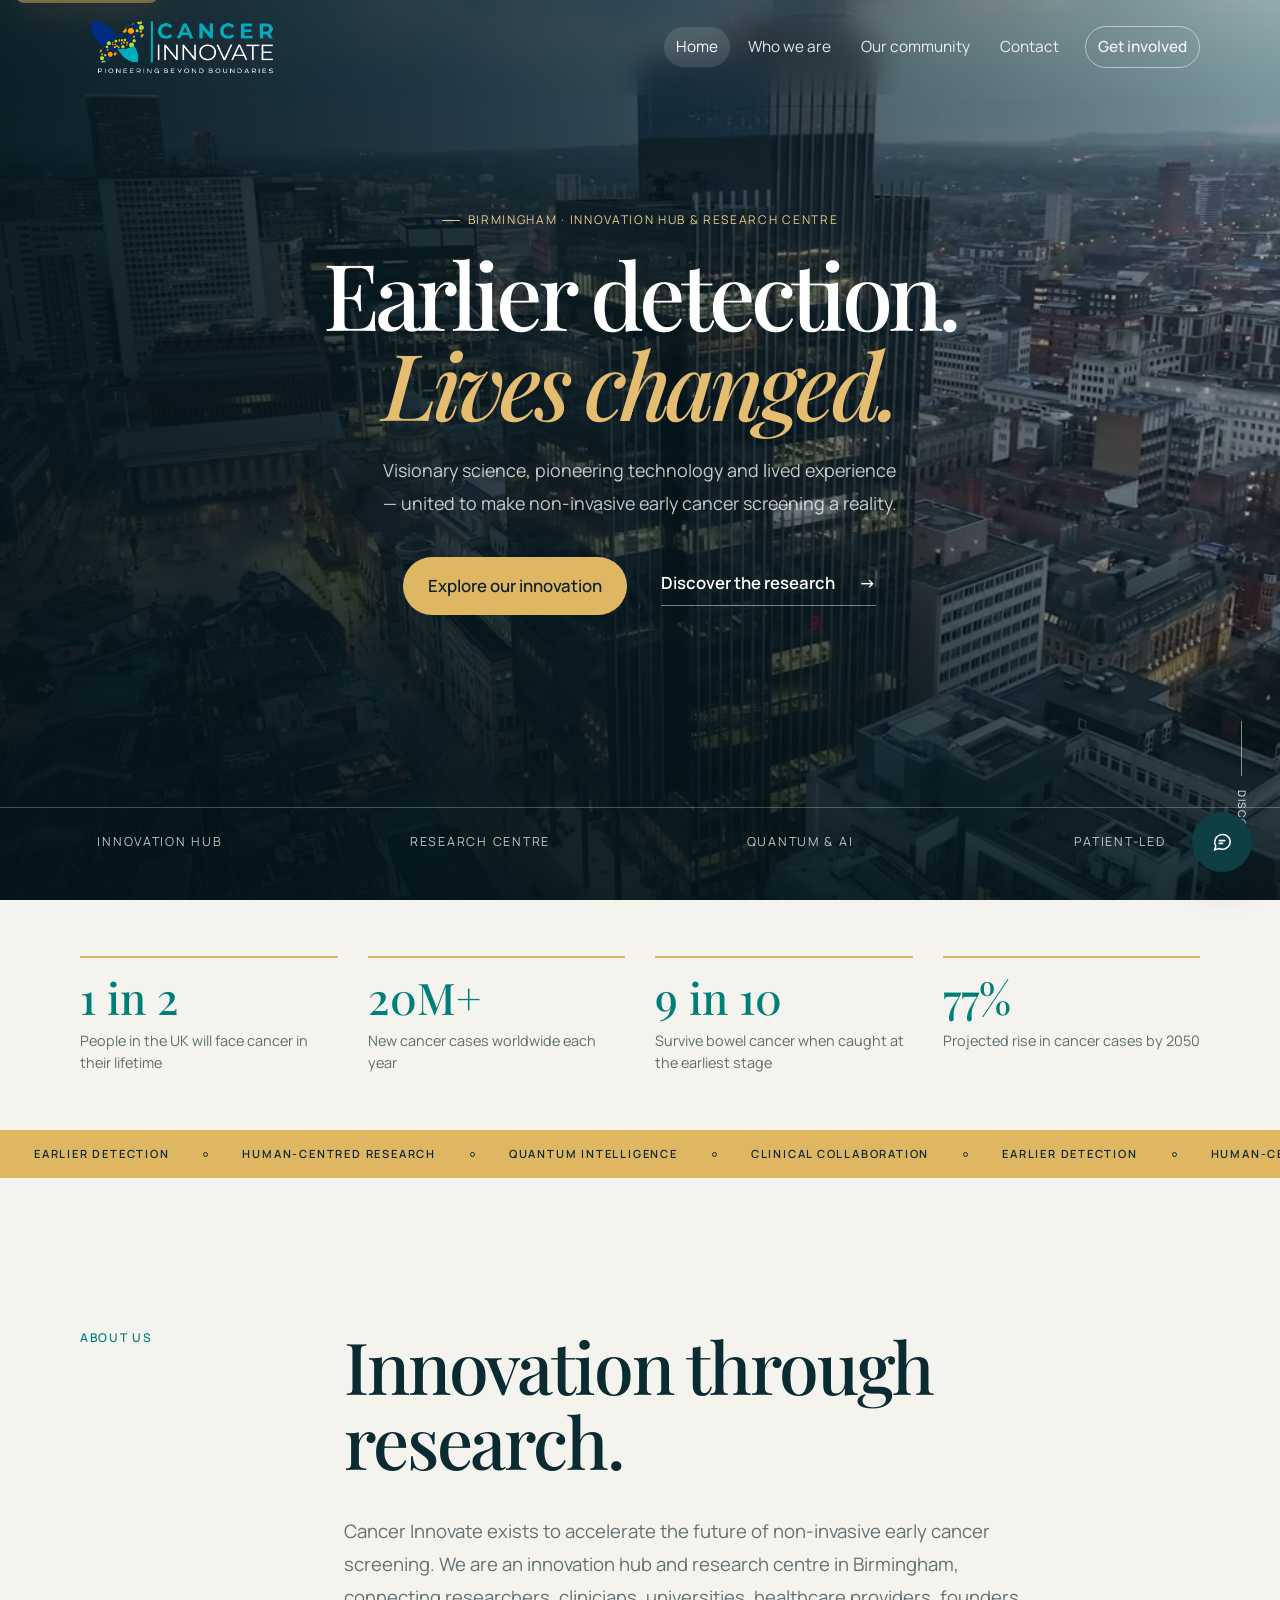
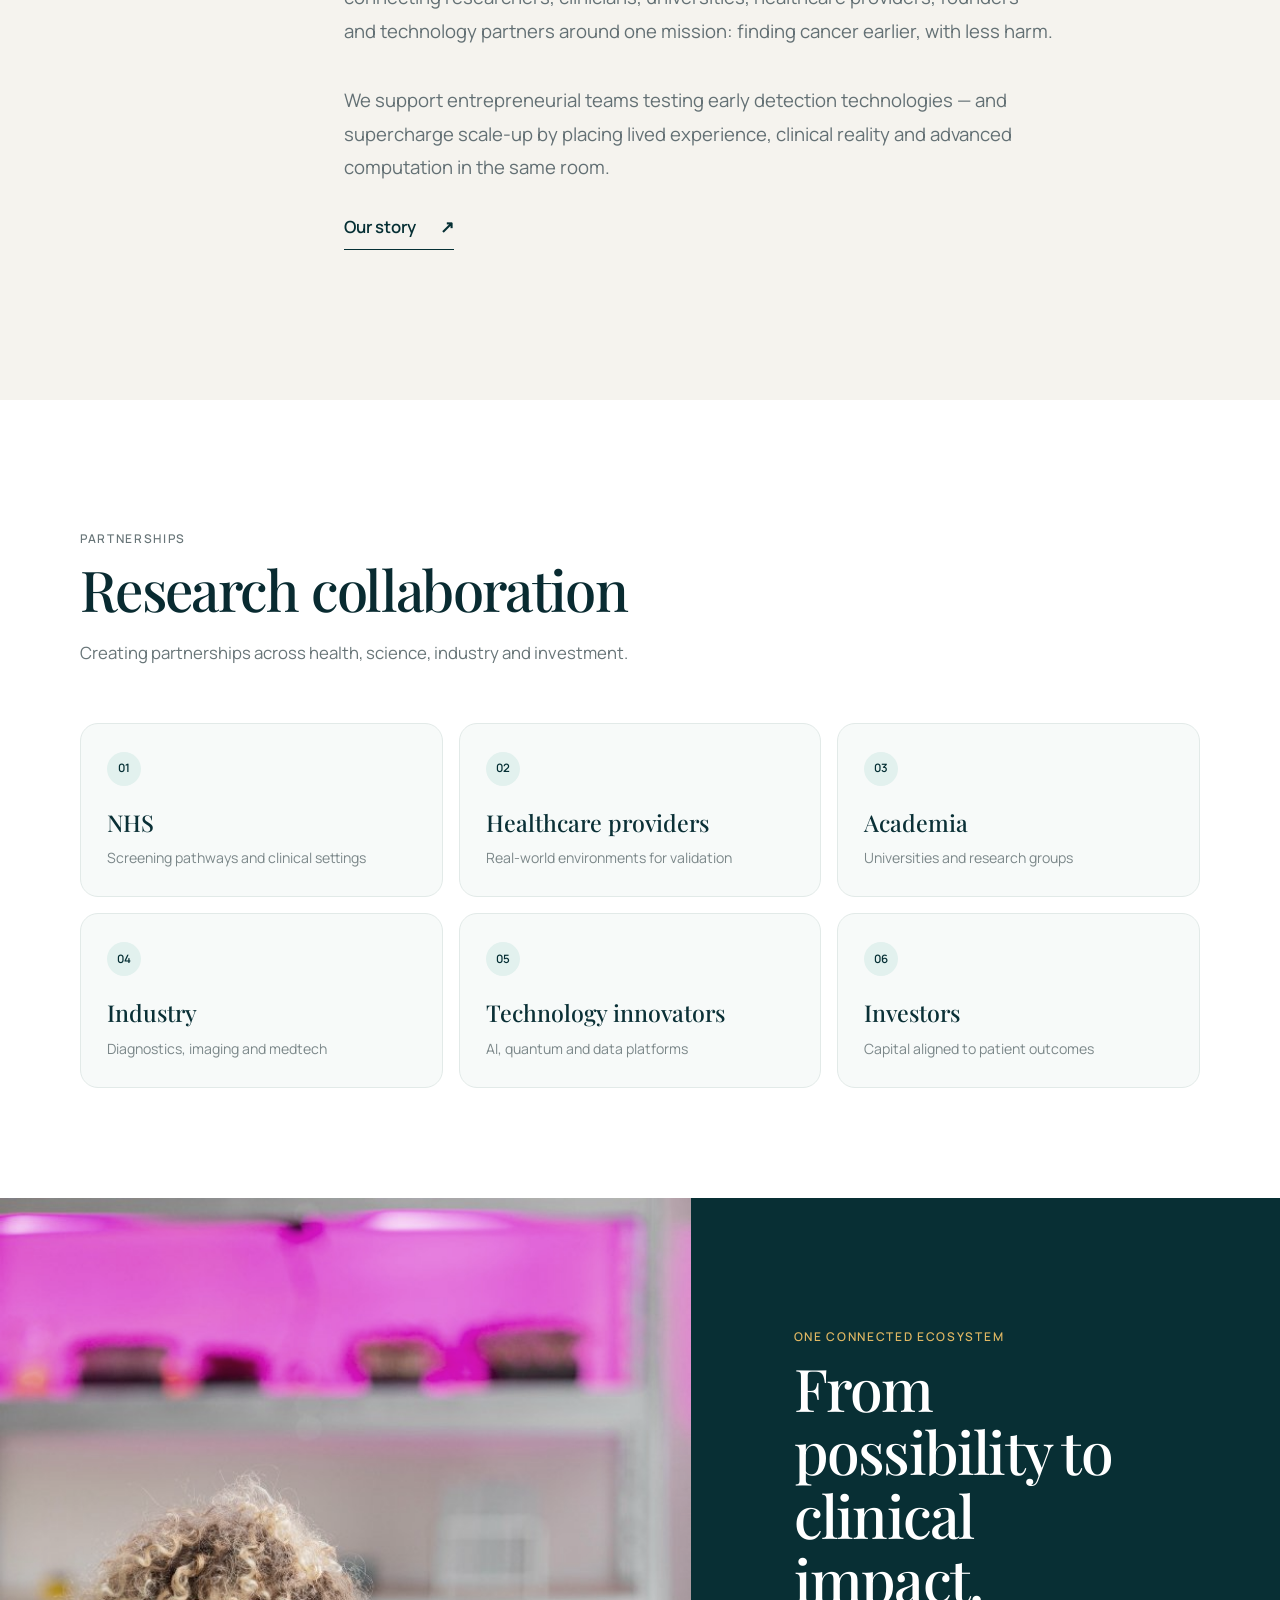
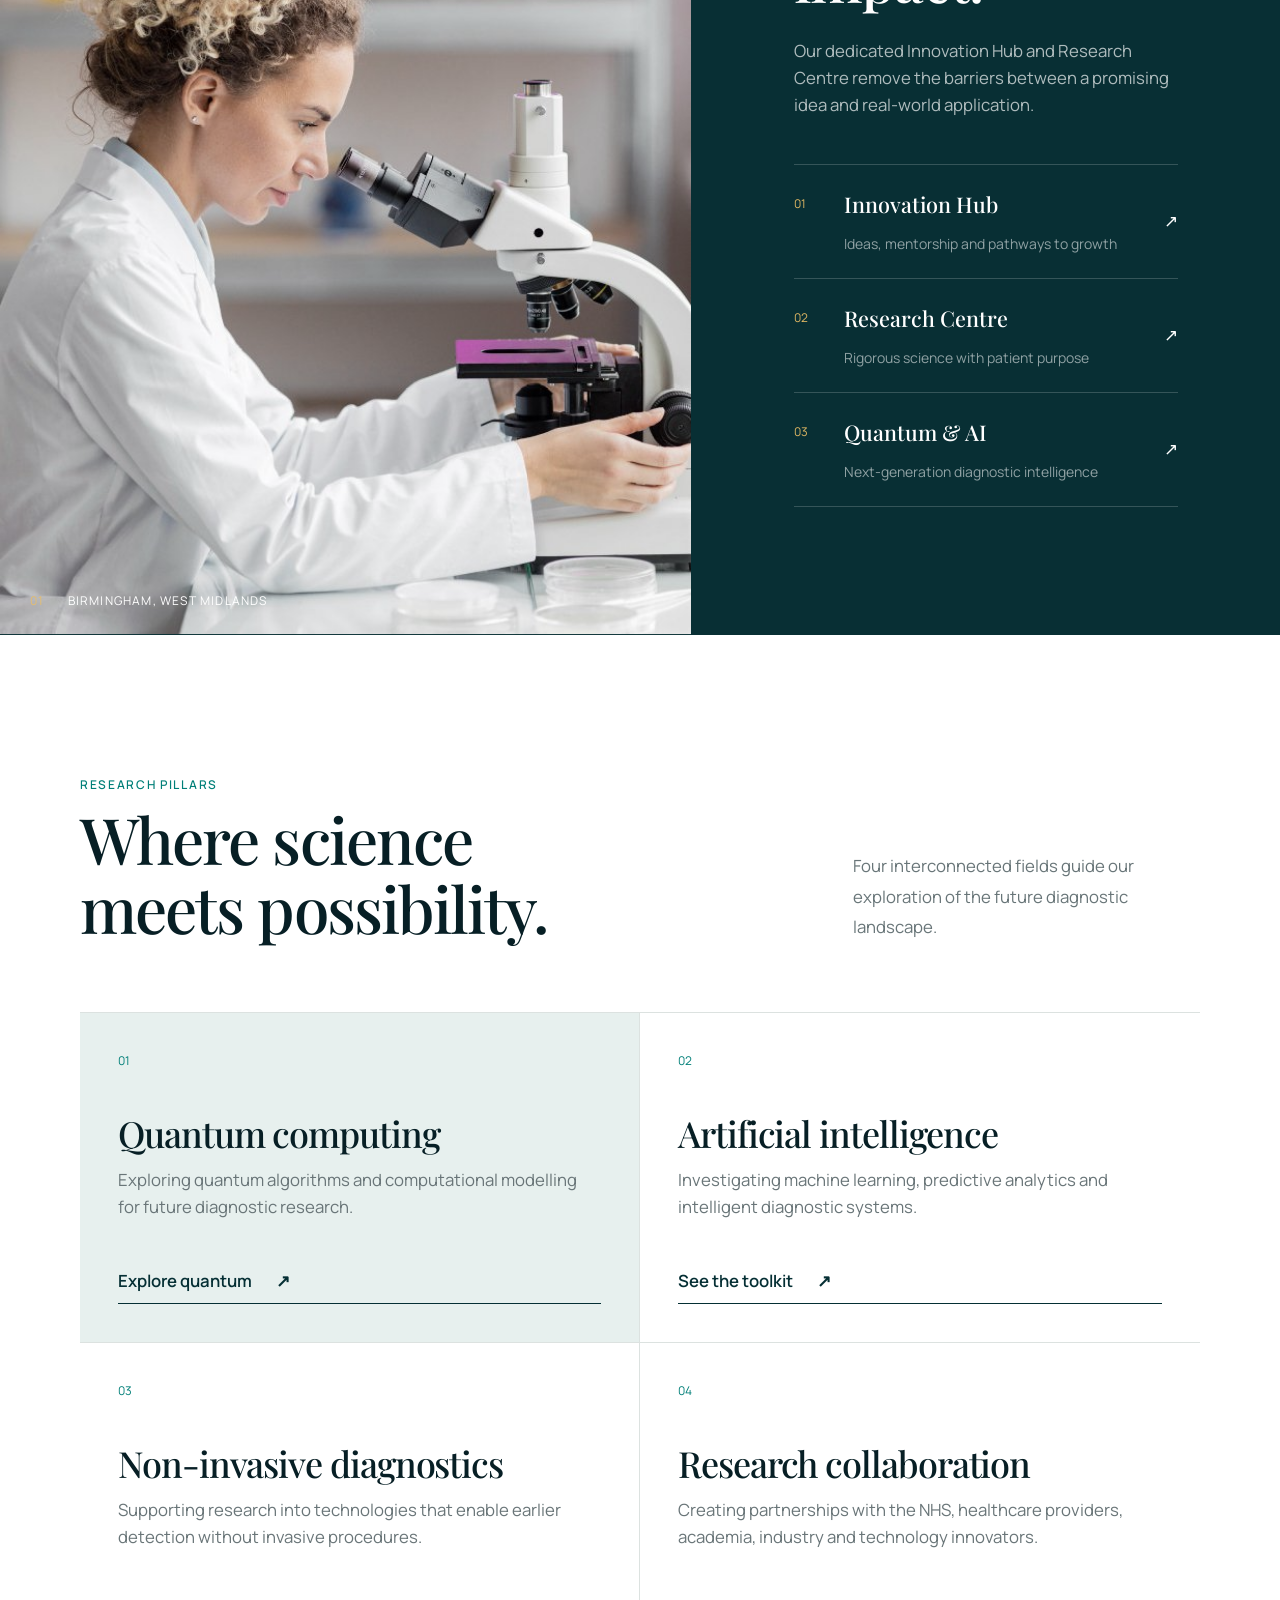
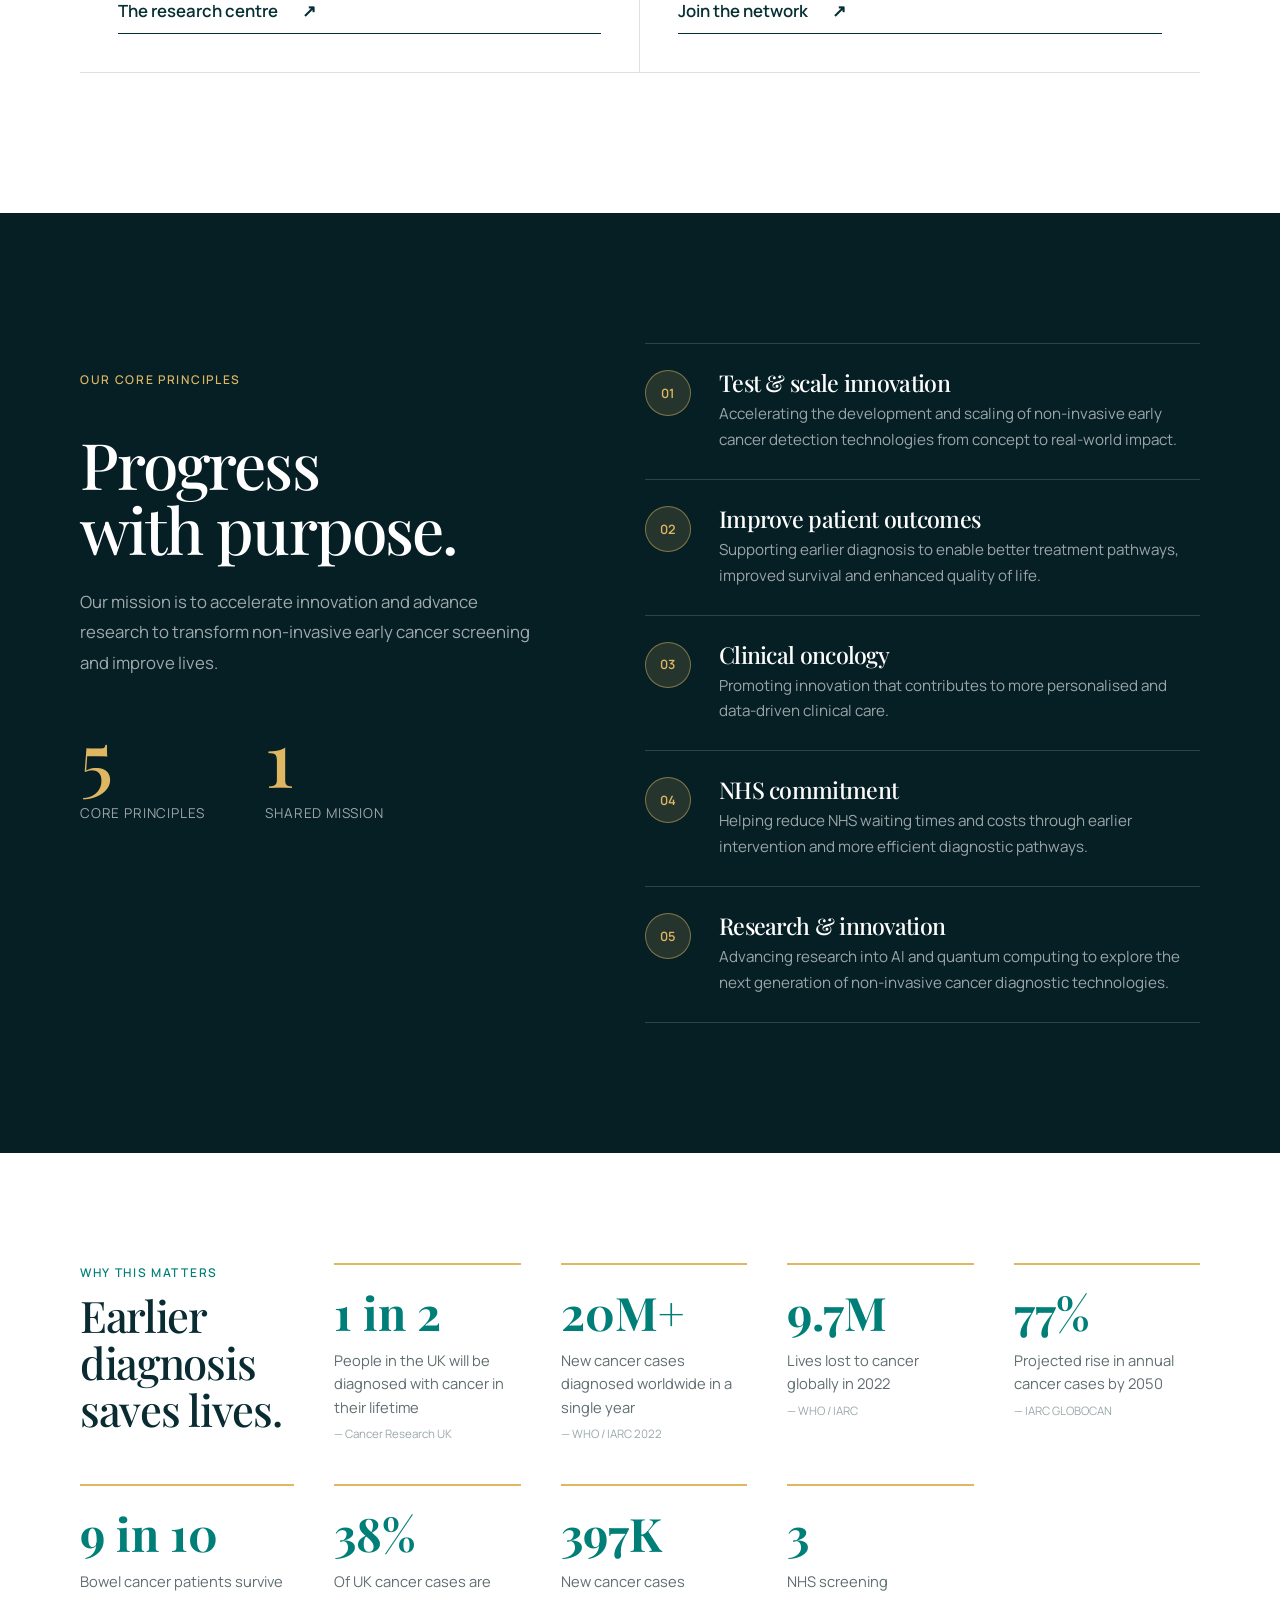
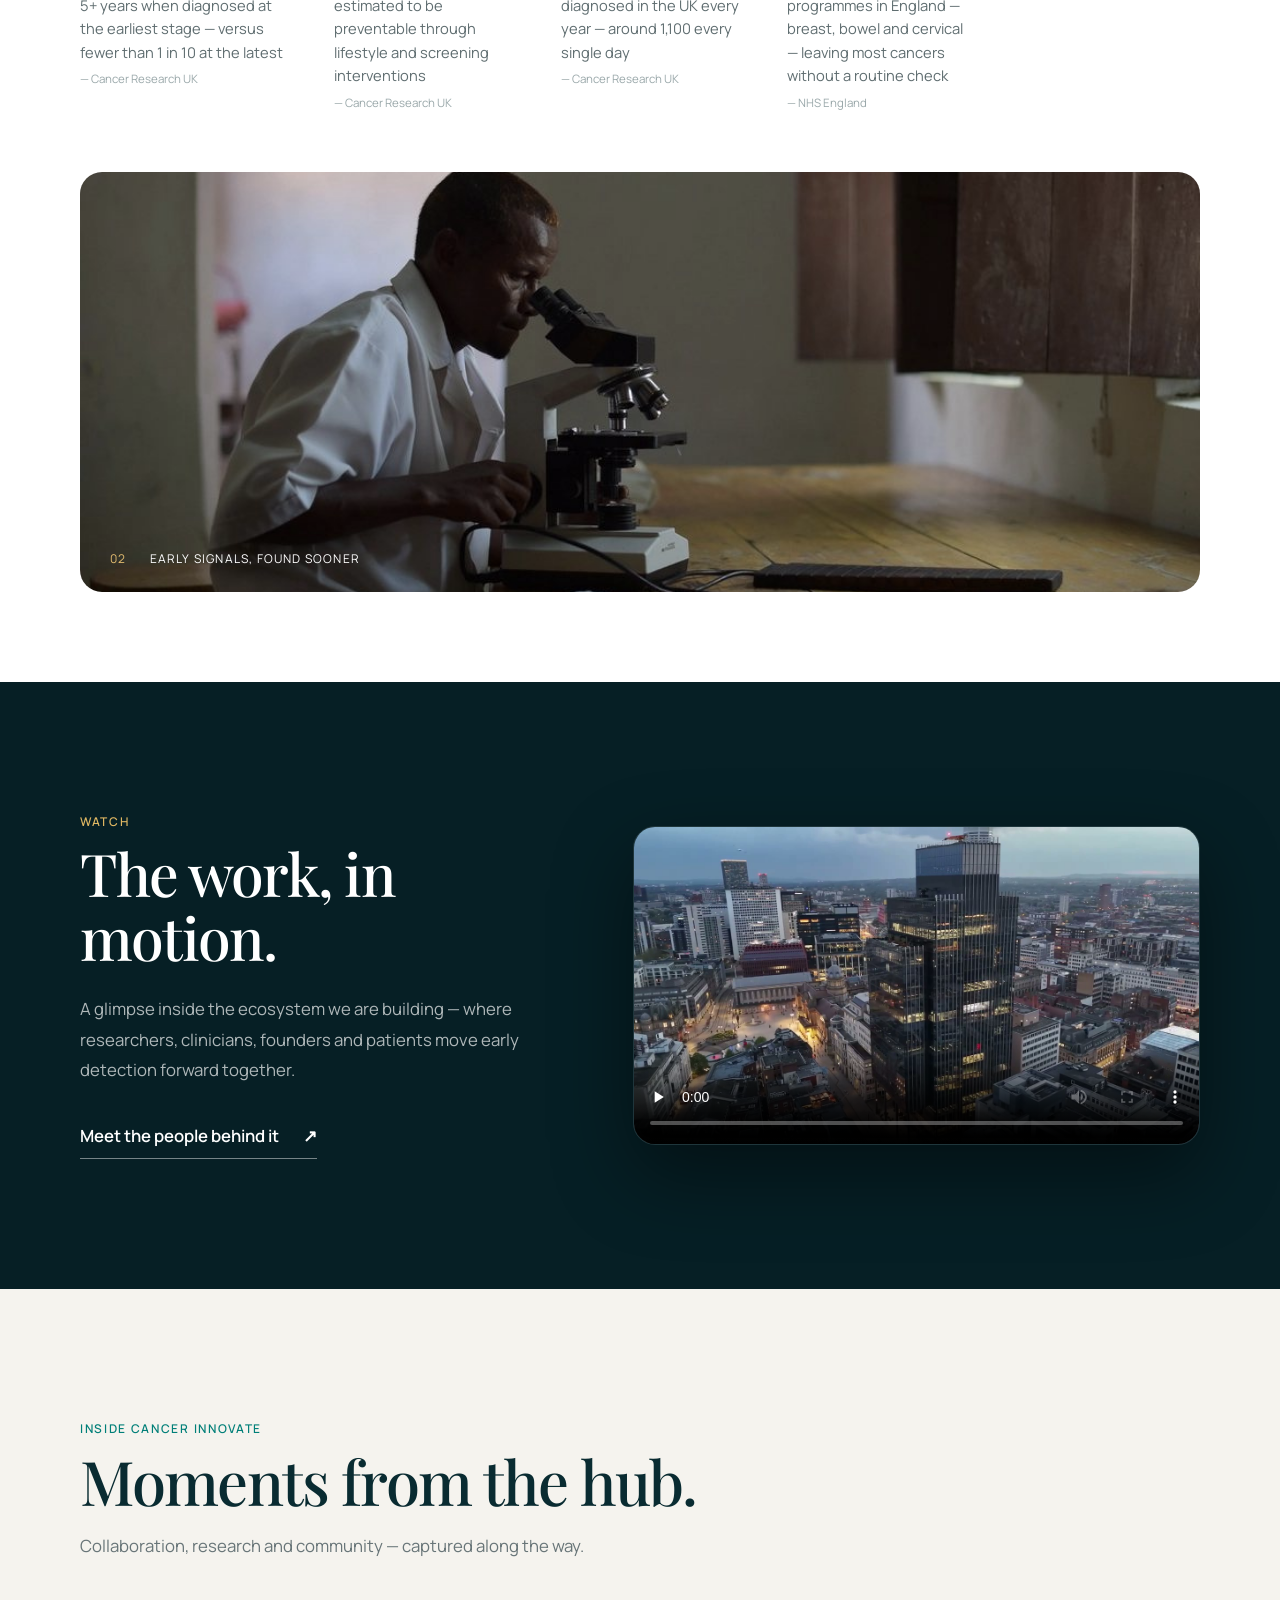
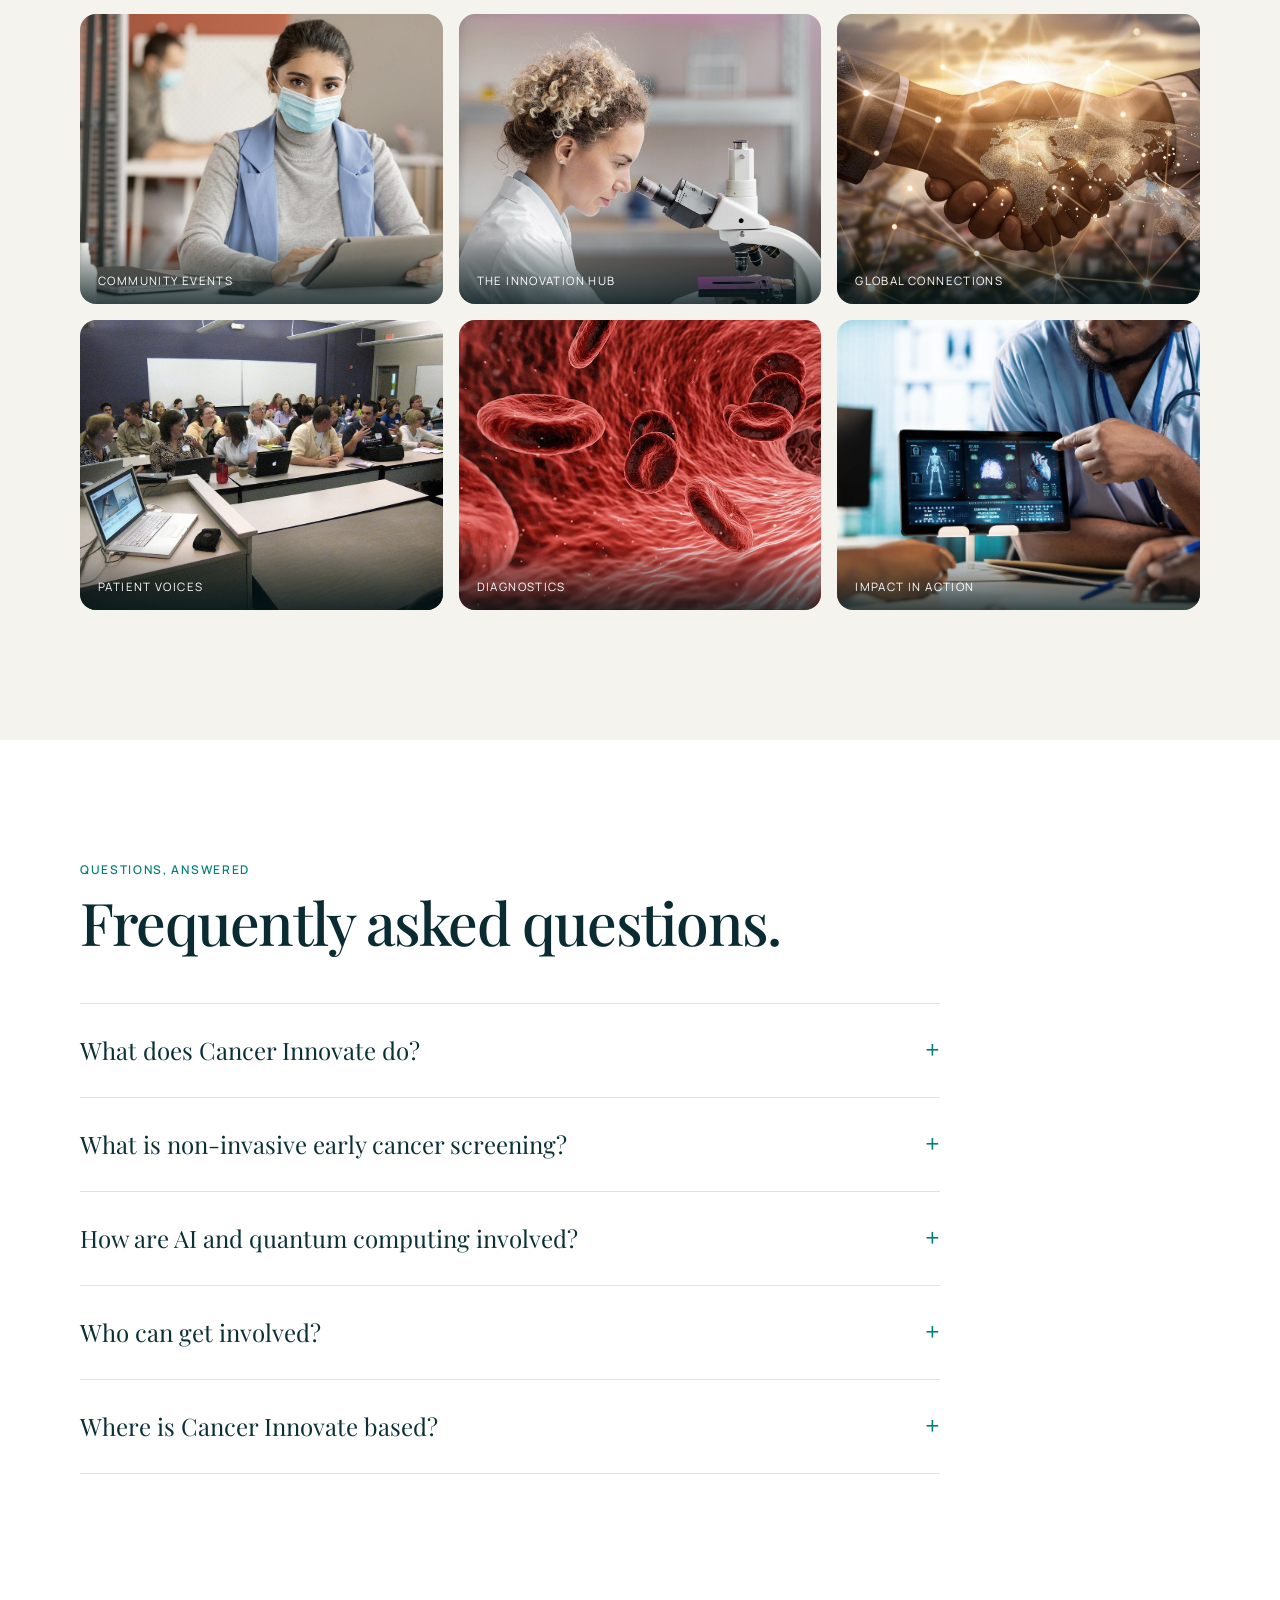
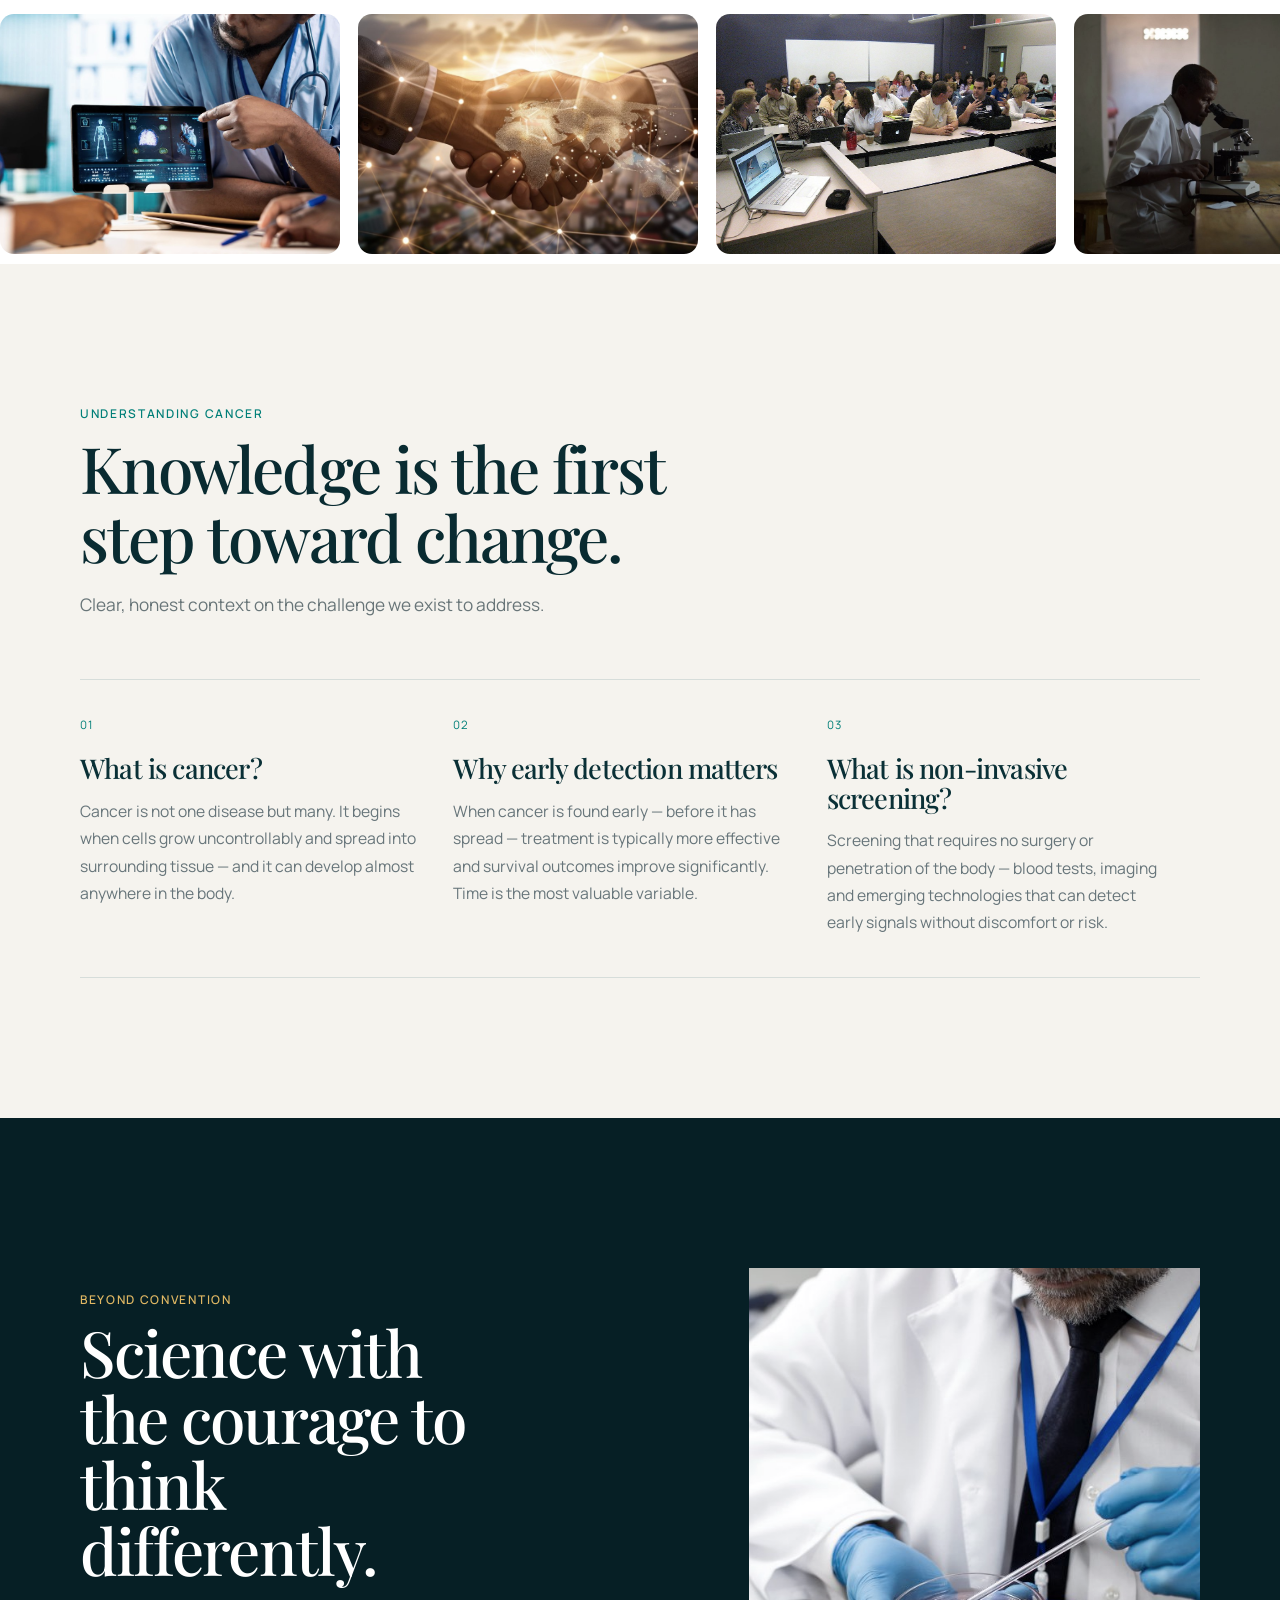
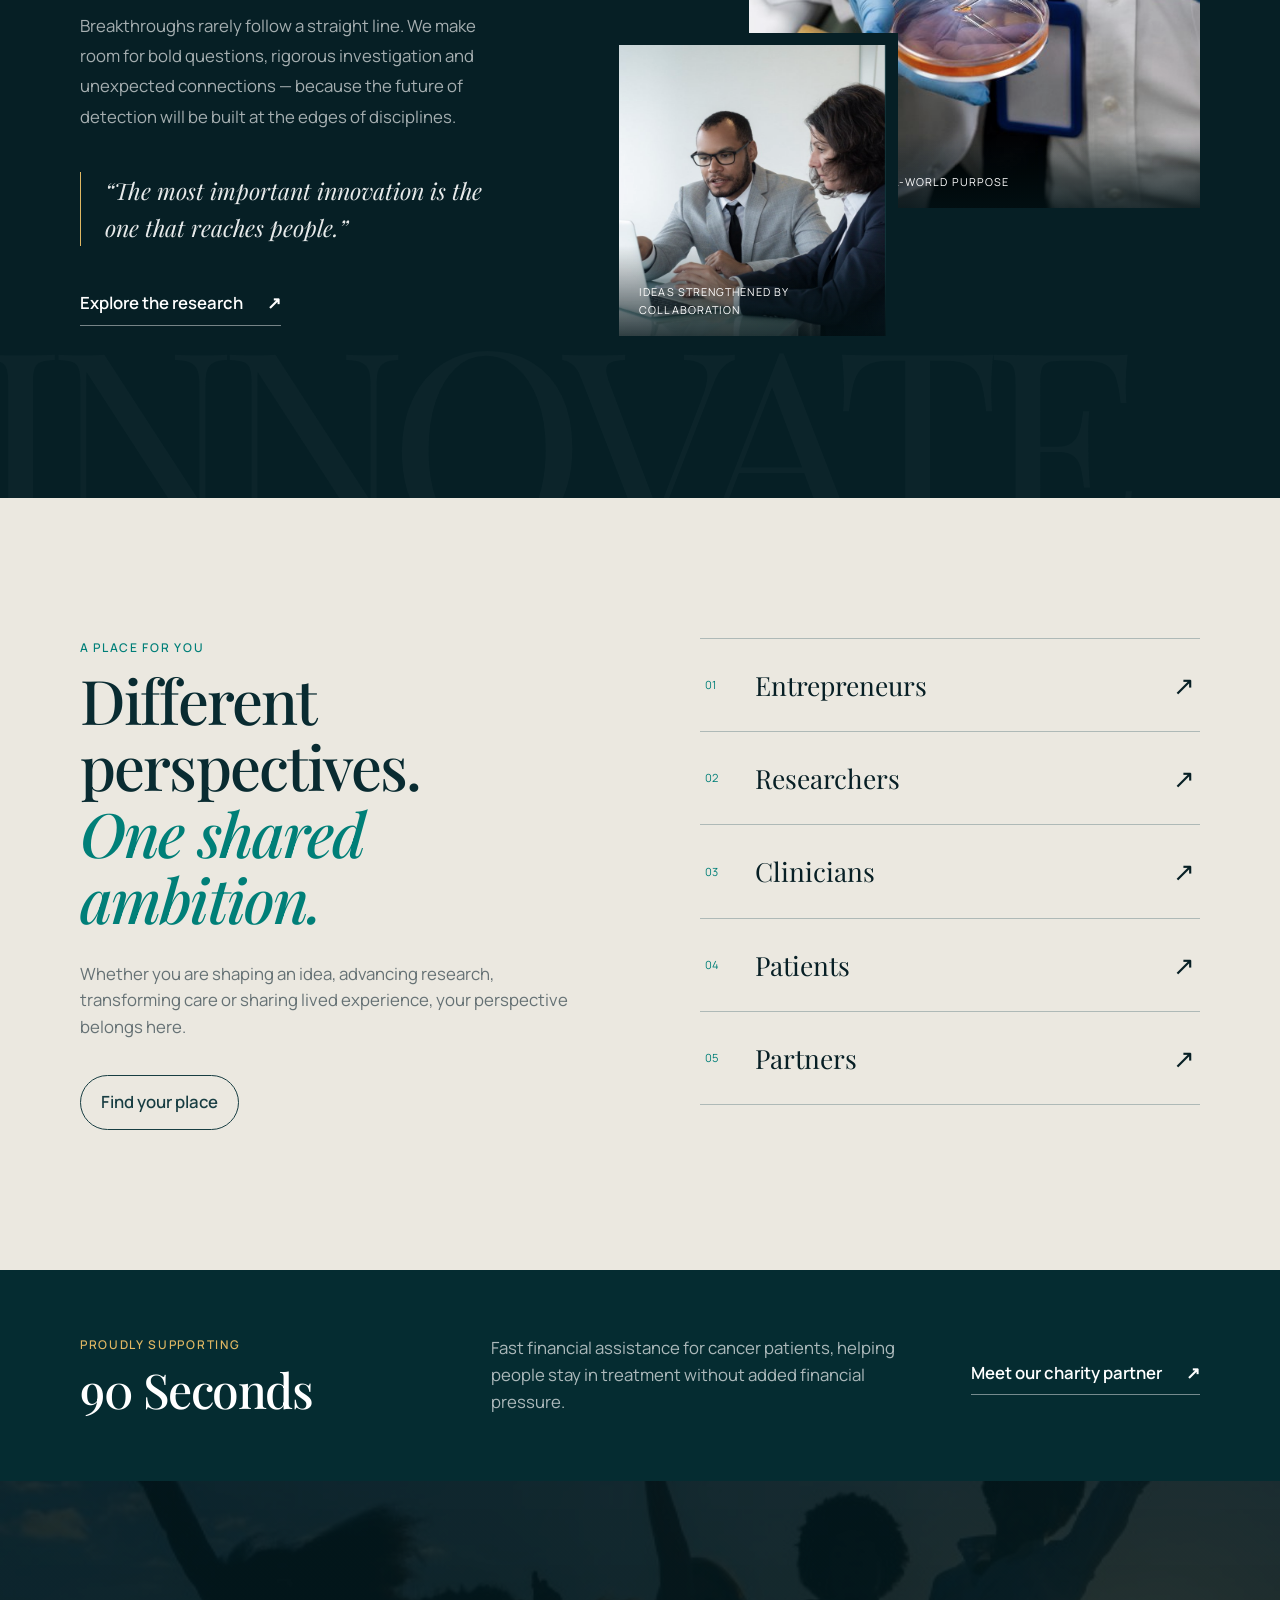
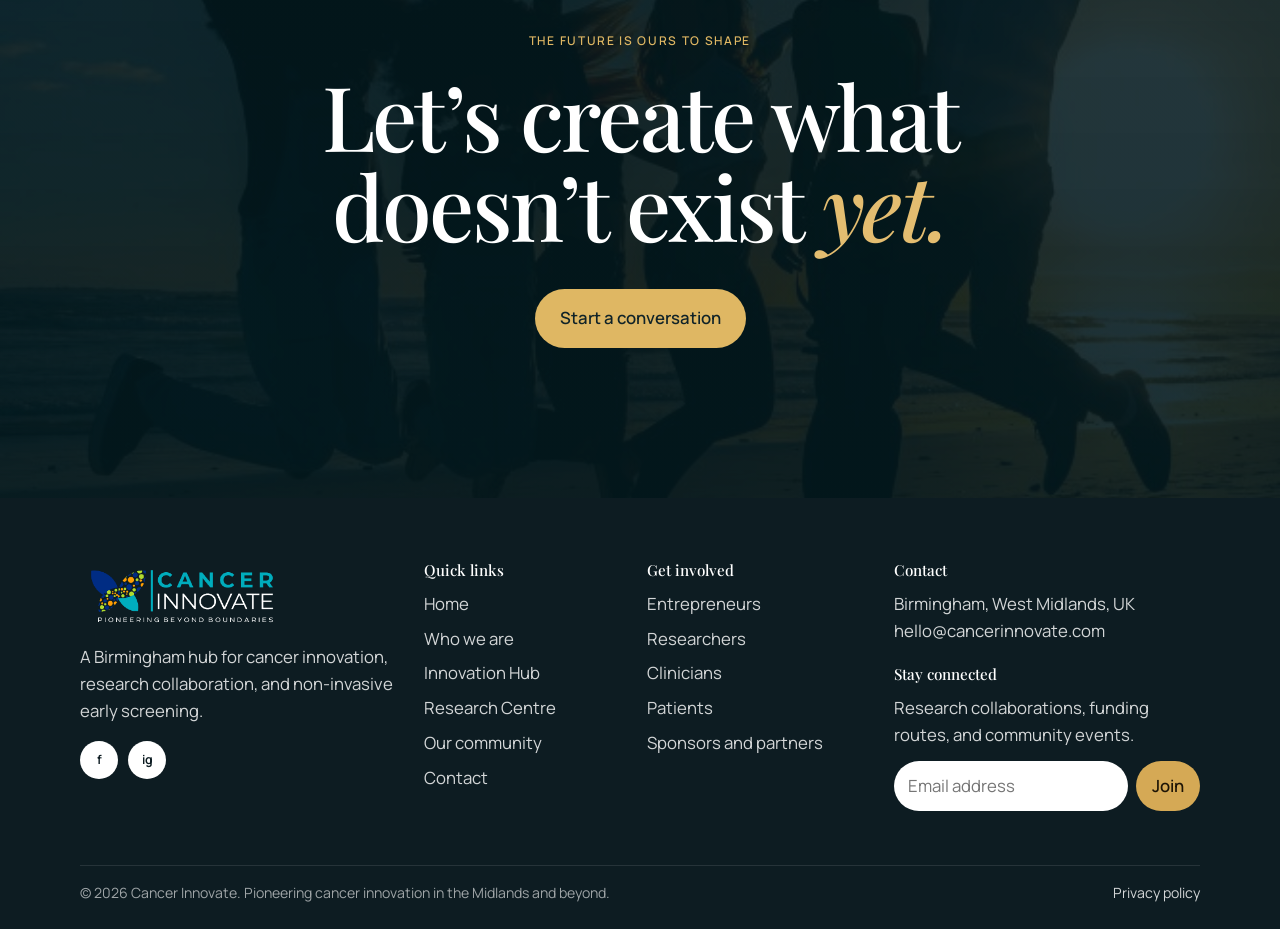
<file: index.html>
<!DOCTYPE html>
<html lang="en">
<head>
  <meta charset="utf-8">
  <meta name="viewport" content="width=device-width, initial-scale=1">
  <title>Cancer Innovate | Earlier Detection. Lives Changed.</title>
  <meta name="description" content="Cancer Innovate is a Birmingham innovation hub and research centre accelerating non-invasive early cancer screening through collaboration, artificial intelligence and quantum computing.">
  <link rel="canonical" href="https://cancerinnovate.com/">
  <meta name="robots" content="index, follow, max-image-preview:large">
  <meta name="geo.region" content="GB-WMN">
  <meta name="geo.placename" content="Birmingham">
  <meta property="og:type" content="website">
  <meta property="og:site_name" content="Cancer Innovate">
  <meta property="og:locale" content="en_GB">
  <meta property="og:title" content="Cancer Innovate | Earlier Detection. Lives Changed.">
  <meta property="og:description" content="Cancer Innovate is a Birmingham innovation hub and research centre accelerating non-invasive early cancer screening through collaboration, artificial intelligence and quantum computing.">
  <meta property="og:url" content="https://cancerinnovate.com/">
  <meta property="og:image" content="https://cancerinnovate.com/images/hero-poster.jpg">
  <meta property="og:image:alt" content="Cancer Innovate — pioneering cancer innovation in the Midlands">
  <meta name="twitter:card" content="summary_large_image">
  <meta name="twitter:title" content="Cancer Innovate | Earlier Detection. Lives Changed.">
  <meta name="twitter:description" content="Cancer Innovate is a Birmingham innovation hub and research centre accelerating non-invasive early cancer screening through collaboration, artificial intelligence and quantum computing.">
  <meta name="twitter:image" content="https://cancerinnovate.com/images/hero-poster.jpg">
  <meta name="theme-color" content="#071f25">
  <script type="application/ld+json">
  {
    "@context": "https://schema.org",
    "@type": "WebPage",
    "name": "Cancer Innovate | Earlier Detection. Lives Changed.",
    "description": "Cancer Innovate is a Birmingham innovation hub and research centre accelerating non-invasive early cancer screening through collaboration, artificial intelligence and quantum computing.",
    "url": "https://cancerinnovate.com/",
    "inLanguage": "en-GB",
    "isPartOf": { "@type": "WebSite", "name": "Cancer Innovate", "url": "https://cancerinnovate.com/" },
    "publisher": {
      "@type": "Organization",
      "name": "Cancer Innovate",
      "url": "https://cancerinnovate.com/",
      "logo": "https://cancerinnovate.com/images/logo.png",
      "email": "hello@cancerinnovate.com",
      "address": { "@type": "PostalAddress", "addressLocality": "Birmingham", "addressRegion": "West Midlands", "addressCountry": "GB" },
      "sameAs": ["https://web.facebook.com/CancerInnovate/", "https://instagram.com/CancerInnovate/"]
    }
  }
  </script>
  <script type="application/ld+json">
  {
    "@context": "https://schema.org",
    "@type": "FAQPage",
    "mainEntity": [
      { "@type": "Question", "name": "What does Cancer Innovate do?", "acceptedAnswer": { "@type": "Answer", "text": "Cancer Innovate is a Birmingham-based innovation hub and research centre accelerating non-invasive early cancer screening by connecting researchers, clinicians, entrepreneurs, patients and partners." } },
      { "@type": "Question", "name": "What is non-invasive early cancer screening?", "acceptedAnswer": { "@type": "Answer", "text": "Screening that requires no surgery or penetration of the body — blood tests, imaging and emerging technologies that detect early cancer signals without discomfort or risk." } },
      { "@type": "Question", "name": "How are AI and quantum computing involved?", "acceptedAnswer": { "@type": "Answer", "text": "Cancer Innovate explores how artificial intelligence and quantum computing can improve diagnostic intelligence, analysing complex biological data to find cancer earlier and more accurately." } },
      { "@type": "Question", "name": "Who can get involved?", "acceptedAnswer": { "@type": "Answer", "text": "Entrepreneurs, researchers, clinicians, patients and partners can all get involved through the community pathways at Cancer Innovate." } },
      { "@type": "Question", "name": "Where is Cancer Innovate based?", "acceptedAnswer": { "@type": "Answer", "text": "Cancer Innovate is based in Birmingham, West Midlands, UK." } }
    ]
  }
  </script>
  <link rel="icon" href="favicon.svg">
  <link rel="preconnect" href="https://fonts.googleapis.com">
  <link rel="preconnect" href="https://fonts.gstatic.com" crossorigin>
  <link rel="preload" as="image" href="images/hero-poster.jpg" fetchpriority="high">
  <link href="https://fonts.googleapis.com/css2?family=Manrope:wght@400;500;600;700&family=Playfair+Display:ital,wght@0,500;0,600;1,500&display=swap" rel="stylesheet">
  <link rel="stylesheet" href="css/styles.css">
</head>
<body data-page="home" class="home-page">
  <a class="skip" href="#content">Skip to content</a>
  <div id="header"></div>
  <main id="content">
    <section class="hero hero-cinematic">
      <video class="hero-video" autoplay muted loop playsinline preload="metadata" poster="images/hero-poster.jpg" aria-hidden="true">
        <source src="images/hero.mp4" type="video/mp4">
      </video>
      <div class="hero-shade"></div>
      <div class="wrap hero-luxury">
        <div class="hero-copy" data-reveal>
          <p class="eyebrow">Birmingham · Innovation hub &amp; research centre</p>
          <h1>Earlier detection.<br><em>Lives changed.</em></h1>
          <p class="lede">Visionary science, pioneering technology and lived experience — united to make non-invasive early cancer screening a reality.</p>
          <div class="hero-actions">
            <a class="btn btn-gold" href="innovation-hub.html">Explore our innovation</a>
            <a class="text-link light" href="research-centre.html">Discover the research <span>→</span></a>
          </div>
        </div>
        <div class="hero-foot" data-reveal>
          <p>Innovation Hub</p><p>Research Centre</p><p>Quantum &amp; AI</p><p>Patient-led</p>
        </div>
      </div>
      <a class="scroll-cue" href="#vision" aria-label="Scroll to our vision"><span></span>Discover</a>
    </section>

    <div class="hero-stats" aria-label="Key statistics">
      <div class="hero-stat" data-reveal><strong><span data-static="1 in 2">1 in 2</span></strong><p>People in the UK will face cancer in their lifetime</p></div>
      <div class="hero-stat" data-reveal><strong><span data-count="20" data-suffix="M+">20M+</span></strong><p>New cancer cases worldwide each year</p></div>
      <div class="hero-stat" data-reveal><strong><span data-count="9" data-suffix=" in 10">9 in 10</span></strong><p>Survive bowel cancer when caught at the earliest stage</p></div>
      <div class="hero-stat" data-reveal><strong><span data-count="77" data-suffix="%">77%</span></strong><p>Projected rise in cancer cases by 2050</p></div>
    </div>

    <div class="vision-ribbon" aria-label="Our areas of focus">
      <div class="vision-ribbon-track">
        <span>Earlier detection</span><i></i><span>Human-centred research</span><i></i><span>Quantum intelligence</span><i></i><span>Clinical collaboration</span><i></i><span>Earlier detection</span><i></i><span>Human-centred research</span><i></i><span>Quantum intelligence</span><i></i><span>Clinical collaboration</span><i></i>
      </div>
    </div>

    <section class="statement" id="vision">
      <div class="wrap statement-grid">
        <p class="kicker" data-reveal>About us</p>
        <div data-reveal>
          <h2>Innovation through research.</h2>
          <p class="statement-copy">Cancer Innovate exists to accelerate the future of non-invasive early cancer screening. We are an innovation hub and research centre in Birmingham, connecting researchers, clinicians, universities, healthcare providers, founders and technology partners around one mission: finding cancer earlier, with less harm.</p>
          <p class="statement-copy">We support entrepreneurial teams testing early detection technologies — and supercharge scale-up by placing lived experience, clinical reality and advanced computation in the same room.</p>
          <a class="text-link" href="who-we-are.html">Our story <span>↗</span></a>
        </div>
      </div>
    </section>

    <section class="partners-band" aria-label="Who we collaborate with">
      <div class="wrap">
        <div class="partners-head" data-reveal>
          <p class="kicker">Partnerships</p>
          <h2>Research collaboration</h2>
          <p>Creating partnerships across health, science, industry and investment.</p>
        </div>
        <ul class="partners-list" data-reveal>
          <li><span>01</span><strong>NHS</strong><small>Screening pathways and clinical settings</small></li>
          <li><span>02</span><strong>Healthcare providers</strong><small>Real-world environments for validation</small></li>
          <li><span>03</span><strong>Academia</strong><small>Universities and research groups</small></li>
          <li><span>04</span><strong>Industry</strong><small>Diagnostics, imaging and medtech</small></li>
          <li><span>05</span><strong>Technology innovators</strong><small>AI, quantum and data platforms</small></li>
          <li><span>06</span><strong>Investors</strong><small>Capital aligned to patient outcomes</small></li>
        </ul>
      </div>
    </section>

    <section class="focus-showcase">
      <div class="focus-image" data-reveal>
        <img src="images/hub.jpg" loading="lazy" decoding="async" alt="Cancer innovation professionals collaborating">
        <div class="image-caption"><span>01</span> Birmingham, West Midlands</div>
      </div>
      <div class="focus-content" data-reveal>
        <p class="kicker">One connected ecosystem</p>
        <h2>From possibility to clinical impact.</h2>
        <p>Our dedicated Innovation Hub and Research Centre remove the barriers between a promising idea and real-world application.</p>
        <div class="focus-list">
          <a href="innovation-hub.html"><span>01</span><strong>Innovation Hub</strong><small>Ideas, mentorship and pathways to growth</small><b>↗</b></a>
          <a href="research-centre.html"><span>02</span><strong>Research Centre</strong><small>Rigorous science with patient purpose</small><b>↗</b></a>
          <a href="research-centre.html"><span>03</span><strong>Quantum &amp; AI</strong><small>Next-generation diagnostic intelligence</small><b>↗</b></a>
        </div>
      </div>
    </section>

    <section class="impact-section">
      <div class="wrap">
        <div class="impact-heading" data-reveal>
          <div><p class="kicker">Research pillars</p><h2>Where science<br>meets possibility.</h2></div>
          <p>Four interconnected fields guide our exploration of the future diagnostic landscape.</p>
        </div>
        <div class="impact-grid">
          <article class="impact-card impact-card-featured" data-reveal><span>01</span><div><h3>Quantum computing</h3><p>Exploring quantum algorithms and computational modelling for future diagnostic research.</p></div><a class="text-link" href="research-centre.html">Explore quantum <span>↗</span></a></article>
          <article class="impact-card" data-reveal><span>02</span><div><h3>Artificial intelligence</h3><p>Investigating machine learning, predictive analytics and intelligent diagnostic systems.</p></div><a class="text-link" href="research-centre.html">See the toolkit <span>↗</span></a></article>
          <article class="impact-card" data-reveal><span>03</span><div><h3>Non-invasive diagnostics</h3><p>Supporting research into technologies that enable earlier detection without invasive procedures.</p></div><a class="text-link" href="research-centre.html">The research centre <span>↗</span></a></article>
          <article class="impact-card" data-reveal><span>04</span><div><h3>Research collaboration</h3><p>Creating partnerships with the NHS, healthcare providers, academia, industry and technology innovators.</p></div><a class="text-link" href="our-community.html">Join the network <span>↗</span></a></article>
        </div>
      </div>
    </section>

    <section class="objectives-section" aria-label="Our core principles">
      <div class="wrap objectives-grid">
        <div class="objectives-intro" data-reveal>
          <p class="kicker">Our core principles</p>
          <h2>Progress<br>with purpose.</h2>
          <p>Our mission is to accelerate innovation and advance research to transform non-invasive early cancer screening and improve lives.</p>
          <div class="objectives-counters">
            <div><strong><span data-count="5">5</span></strong><p>Core principles</p></div>
            <div><strong><span data-count="1">1</span></strong><p>Shared mission</p></div>
          </div>
        </div>
        <div class="principles-list">
          <article class="principle" data-reveal>
            <span>01</span>
            <div><h3>Test &amp; scale innovation</h3><p>Accelerating the development and scaling of non-invasive early cancer detection technologies from concept to real-world impact.</p></div>
          </article>
          <article class="principle" data-reveal>
            <span>02</span>
            <div><h3>Improve patient outcomes</h3><p>Supporting earlier diagnosis to enable better treatment pathways, improved survival and enhanced quality of life.</p></div>
          </article>
          <article class="principle" data-reveal>
            <span>03</span>
            <div><h3>Clinical oncology</h3><p>Promoting innovation that contributes to more personalised and data-driven clinical care.</p></div>
          </article>
          <article class="principle" data-reveal>
            <span>04</span>
            <div><h3>NHS commitment</h3><p>Helping reduce NHS waiting times and costs through earlier intervention and more efficient diagnostic pathways.</p></div>
          </article>
          <article class="principle" data-reveal>
            <span>05</span>
            <div><h3>Research &amp; innovation</h3><p>Advancing research into AI and quantum computing to explore the next generation of non-invasive cancer diagnostic technologies.</p></div>
          </article>
        </div>
      </div>
    </section>

    <section class="stats-band" aria-label="Cancer in numbers">
      <div class="wrap stats-grid">
        <div class="stat-intro" data-reveal>
          <p class="kicker">Why this matters</p>
          <h2>Earlier diagnosis saves lives.</h2>
        </div>
        <div class="stat" data-reveal><strong><span data-static="1 in 2">1 in 2</span></strong><p>People in the UK will be diagnosed with cancer in their lifetime <small>— Cancer Research UK</small></p></div>
        <div class="stat" data-reveal><strong><span data-count="20" data-suffix="M+">20M+</span></strong><p>New cancer cases diagnosed worldwide in a single year <small>— WHO / IARC 2022</small></p></div>
        <div class="stat" data-reveal><strong><span data-count="9.7" data-suffix="M" data-decimals="1">9.7M</span></strong><p>Lives lost to cancer globally in 2022 <small>— WHO / IARC</small></p></div>
        <div class="stat" data-reveal><strong><span data-count="77" data-suffix="%">77%</span></strong><p>Projected rise in annual cancer cases by 2050 <small>— IARC GLOBOCAN</small></p></div>
        <div class="stat" data-reveal><strong><span data-count="9" data-suffix=" in 10">9 in 10</span></strong><p>Bowel cancer patients survive 5+ years when diagnosed at the earliest stage — versus fewer than 1 in 10 at the latest <small>— Cancer Research UK</small></p></div>
        <div class="stat" data-reveal><strong><span data-count="38" data-suffix="%">38%</span></strong><p>Of UK cancer cases are estimated to be preventable through lifestyle and screening interventions <small>— Cancer Research UK</small></p></div>
        <div class="stat" data-reveal><strong><span data-count="400" data-suffix="K">400K</span></strong><p>New cancer cases diagnosed in the UK every year — around 1,100 every single day <small>— Cancer Research UK</small></p></div>
        <div class="stat" data-reveal><strong><span data-count="3" data-suffix="">3</span></strong><p>NHS screening programmes in England — breast, bowel and cervical — leaving most cancers without a routine check <small>— NHS England</small></p></div>
      </div>
      <figure class="stats-figure wrap" data-reveal>
        <img src="images/research.jpg" loading="lazy" decoding="async" alt="Researchers analysing early cancer detection data in a laboratory">
        <figcaption class="image-caption"><span>02</span> Early signals, found sooner</figcaption>
      </figure>
    </section>

    <section class="film-section" aria-label="Our story on film">
      <div class="wrap film-grid">
        <div class="film-copy" data-reveal>
          <p class="kicker">Watch</p>
          <h2>The work, in motion.</h2>
          <p>A glimpse inside the ecosystem we are building — where researchers, clinicians, founders and patients move early detection forward together.</p>
          <a class="text-link light" href="who-we-are.html">Meet the people behind it <span>↗</span></a>
        </div>
        <div class="film-frame" data-reveal>
          <video controls playsinline preload="none" poster="images/hero-poster.jpg" aria-label="Cancer Innovate overview film">
            <source src="images/hero.mp4" type="video/mp4">
          </video>
        </div>
      </div>
    </section>

    <section class="gallery-section" aria-label="Life inside the hub">
      <div class="wrap">
        <div class="gallery-head" data-reveal>
          <p class="kicker">Inside Cancer Innovate</p>
          <h2>Moments from the hub.</h2>
          <p>Collaboration, research and community — captured along the way.</p>
        </div>
        <div class="gallery-grid">
          <figure data-reveal><img src="images/events.jpg" loading="lazy" decoding="async" alt="Community event at the Cancer Innovate hub"><figcaption>Community events</figcaption></figure>
          <figure data-reveal><img src="images/hub.jpg" loading="lazy" decoding="async" alt="Collaborative workspace inside the Innovation Hub"><figcaption>The Innovation Hub</figcaption></figure>
          <figure data-reveal><img src="images/global.jpg" loading="lazy" decoding="async" alt="Global research partners connected remotely"><figcaption>Global connections</figcaption></figure>
          <figure data-reveal><img src="images/patients.jpg" loading="lazy" decoding="async" alt="Patients and families sharing lived experience"><figcaption>Patient voices</figcaption></figure>
          <figure data-reveal><img src="images/service.jpg" loading="lazy" decoding="async" alt="Blood cell imagery from diagnostic screening research"><figcaption>Diagnostics</figcaption></figure>
          <figure data-reveal><img src="images/impact.jpg" loading="lazy" decoding="async" alt="Team celebrating a research milestone"><figcaption>Impact in action</figcaption></figure>
        </div>
      </div>
    </section>

    <section class="faq-section" aria-label="Frequently asked questions">
      <div class="wrap">
        <div class="faq-head" data-reveal>
          <p class="kicker">Questions, answered</p>
          <h2>Frequently asked questions.</h2>
        </div>
        <div class="faq-list">
          <details class="faq-item" data-reveal>
            <summary>What does Cancer Innovate do?</summary>
            <p>We are a Birmingham-based innovation hub and research centre accelerating non-invasive early cancer screening. We connect researchers, clinicians, entrepreneurs, patients and partners so that promising ideas reach clinical impact faster.</p>
          </details>
          <details class="faq-item" data-reveal>
            <summary>What is non-invasive early cancer screening?</summary>
            <p>Screening that requires no surgery or penetration of the body — blood tests, imaging and emerging technologies that detect early cancer signals without discomfort or risk, when treatment is most effective.</p>
          </details>
          <details class="faq-item" data-reveal>
            <summary>How are AI and quantum computing involved?</summary>
            <p>We explore how artificial intelligence and quantum computing can improve diagnostic intelligence — analysing complex biological data to find cancer earlier and more accurately than conventional methods.</p>
          </details>
          <details class="faq-item" data-reveal>
            <summary>Who can get involved?</summary>
            <p>Entrepreneurs, researchers, clinicians, patients and partners all have a place here. Visit our community page to find the pathway that fits you, or contact us to start a conversation.</p>
          </details>
          <details class="faq-item" data-reveal>
            <summary>Where is Cancer Innovate based?</summary>
            <p>We are rooted in Birmingham, West Midlands, UK — building local strength with global reach and connections that extend far beyond the region.</p>
          </details>
        </div>
      </div>
    </section>

    <div class="photo-marquee" aria-hidden="true">
      <div class="photo-marquee-track">
        <figure><img loading="lazy" decoding="async" src="images/impact.jpg" alt=""></figure>
        <figure><img loading="lazy" decoding="async" src="images/global.jpg" alt=""></figure>
        <figure><img loading="lazy" decoding="async" src="images/patients.jpg" alt=""></figure>
        <figure><img loading="lazy" decoding="async" src="images/research.jpg" alt=""></figure>
        <figure><img loading="lazy" decoding="async" src="images/chip-teal.jpg" alt=""></figure>
        <figure><img loading="lazy" decoding="async" src="images/cta-alt.jpg" alt=""></figure>
        <figure><img loading="lazy" decoding="async" src="images/quantum-abstract.jpg" alt=""></figure>
        <figure><img loading="lazy" decoding="async" src="images/service.jpg" alt=""></figure>
        <figure><img loading="lazy" decoding="async" src="images/impact.jpg" alt=""></figure>
        <figure><img loading="lazy" decoding="async" src="images/global.jpg" alt=""></figure>
        <figure><img loading="lazy" decoding="async" src="images/patients.jpg" alt=""></figure>
        <figure><img loading="lazy" decoding="async" src="images/research.jpg" alt=""></figure>
        <figure><img loading="lazy" decoding="async" src="images/chip-teal.jpg" alt=""></figure>
        <figure><img loading="lazy" decoding="async" src="images/cta-alt.jpg" alt=""></figure>
        <figure><img loading="lazy" decoding="async" src="images/quantum-abstract.jpg" alt=""></figure>
        <figure><img loading="lazy" decoding="async" src="images/service.jpg" alt=""></figure>
      </div>
    </div>

    <section class="understanding-section">
      <div class="wrap">
        <div class="understanding-head" data-reveal>
          <p class="kicker">Understanding cancer</p>
          <h2>Knowledge is the first<br>step toward change.</h2>
          <p>Clear, honest context on the challenge we exist to address.</p>
        </div>
        <div class="understanding-grid">
          <article class="understanding-card" data-reveal>
            <span>01</span>
            <h3>What is cancer?</h3>
            <p>Cancer is not one disease but many. It begins when cells grow uncontrollably and spread into surrounding tissue — and it can develop almost anywhere in the body.</p>
          </article>
          <article class="understanding-card" data-reveal>
            <span>02</span>
            <h3>Why early detection matters</h3>
            <p>When cancer is found early — before it has spread — treatment is typically more effective and survival outcomes improve significantly. Time is the most valuable variable.</p>
          </article>
          <article class="understanding-card" data-reveal>
            <span>03</span>
            <h3>What is non-invasive screening?</h3>
            <p>Screening that requires no surgery or penetration of the body — blood tests, imaging and emerging technologies that can detect early signals without discomfort or risk.</p>
          </article>
        </div>
      </div>
    </section>

    <section class="editorial-story">
      <div class="wrap editorial-grid">
        <div class="editorial-copy" data-reveal>
          <p class="kicker">Beyond convention</p>
          <h2>Science with the courage to think differently.</h2>
          <p>Breakthroughs rarely follow a straight line. We make room for bold questions, rigorous investigation and unexpected connections — because the future of detection will be built at the edges of disciplines.</p>
          <blockquote>“The most important innovation is the one that reaches people.”</blockquote>
          <a class="text-link light" href="research-centre.html">Explore the research <span>↗</span></a>
        </div>
        <div class="editorial-images" data-reveal>
          <figure class="editorial-image editorial-image-main"><img src="images/technology.jpg" loading="lazy" decoding="async" alt="Cancer researcher working with a laboratory sample"><figcaption>Research with real-world purpose</figcaption></figure>
          <figure class="editorial-image editorial-image-small"><img src="images/entrepreneurs.jpg" loading="lazy" decoding="async" alt="Innovation partners in conversation"><figcaption>Ideas strengthened by collaboration</figcaption></figure>
        </div>
      </div>
    </section>

    <section class="community-luxury">
      <div class="wrap community-grid">
        <div class="community-copy" data-reveal>
          <p class="kicker">A place for you</p>
          <h2>Different perspectives.<br><em>One shared ambition.</em></h2>
          <p>Whether you are shaping an idea, advancing research, transforming care or sharing lived experience, your perspective belongs here.</p>
          <a class="btn btn-outline-dark" href="our-community.html">Find your place</a>
        </div>
        <div class="community-roles" data-reveal>
          <a href="our-community.html#entrepreneurs"><span>01</span>Entrepreneurs <b>↗</b></a>
          <a href="our-community.html#researchers"><span>02</span>Researchers <b>↗</b></a>
          <a href="our-community.html#clinicians"><span>03</span>Clinicians <b>↗</b></a>
          <a href="our-community.html#patients"><span>04</span>Patients <b>↗</b></a>
          <a href="our-community.html#sponsors"><span>05</span>Partners <b>↗</b></a>
        </div>
      </div>
    </section>

    <section class="charity-luxury">
      <div class="wrap charity-inner" data-reveal>
        <div><p class="kicker">Proudly supporting</p><h2>90 Seconds</h2></div>
        <p>Fast financial assistance for cancer patients, helping people stay in treatment without added financial pressure.</p>
        <a class="text-link light" href="https://ninetyseconds.org/" target="_blank" rel="noopener noreferrer">Meet our charity partner <span>↗</span></a>
      </div>
    </section>

    <section class="final-cta">
      <div class="wrap" data-reveal>
        <p class="kicker">The future is ours to shape</p>
        <h2>Let’s create what<br>doesn’t exist <em>yet.</em></h2>
        <a class="btn btn-gold" href="contact.html">Start a conversation</a>
      </div>
    </section>
  </main>
  <div id="footer"></div>
  <script src="js/site.js" defer></script>
</body>
</html>
</file>
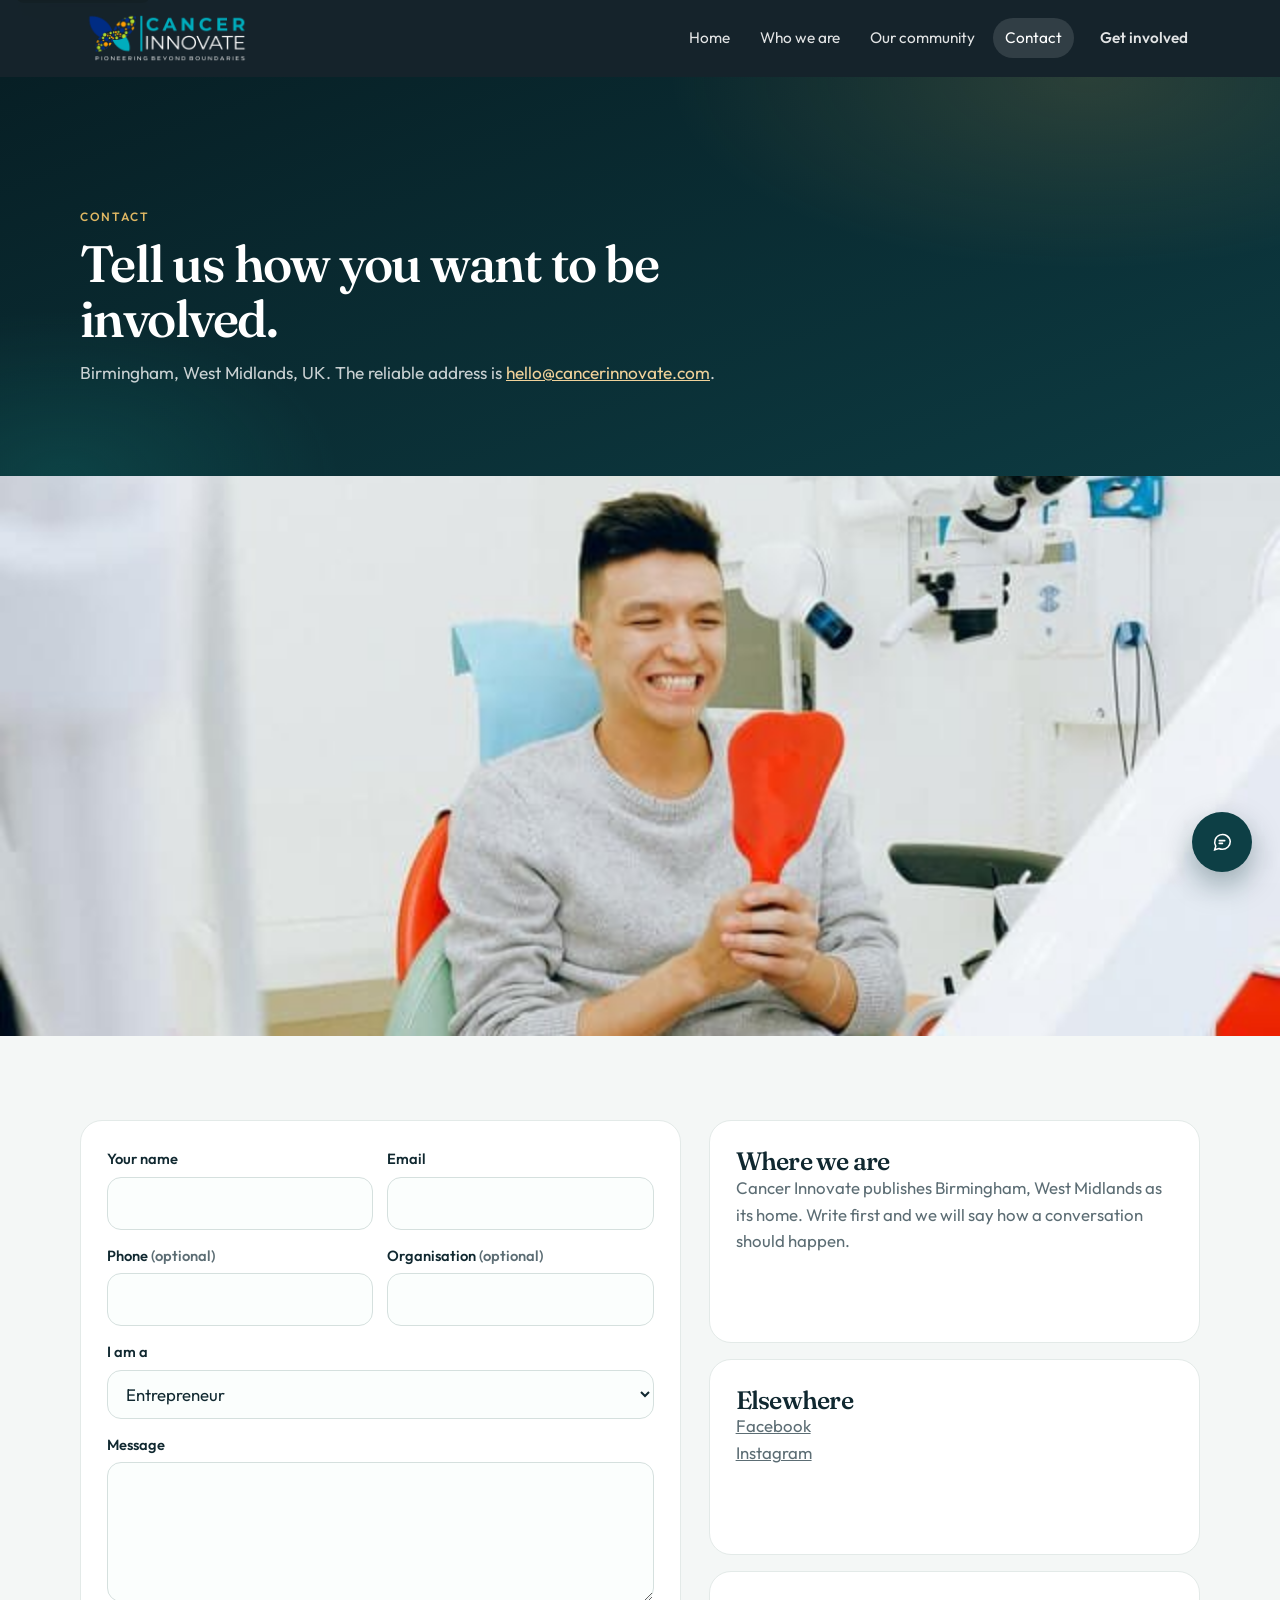
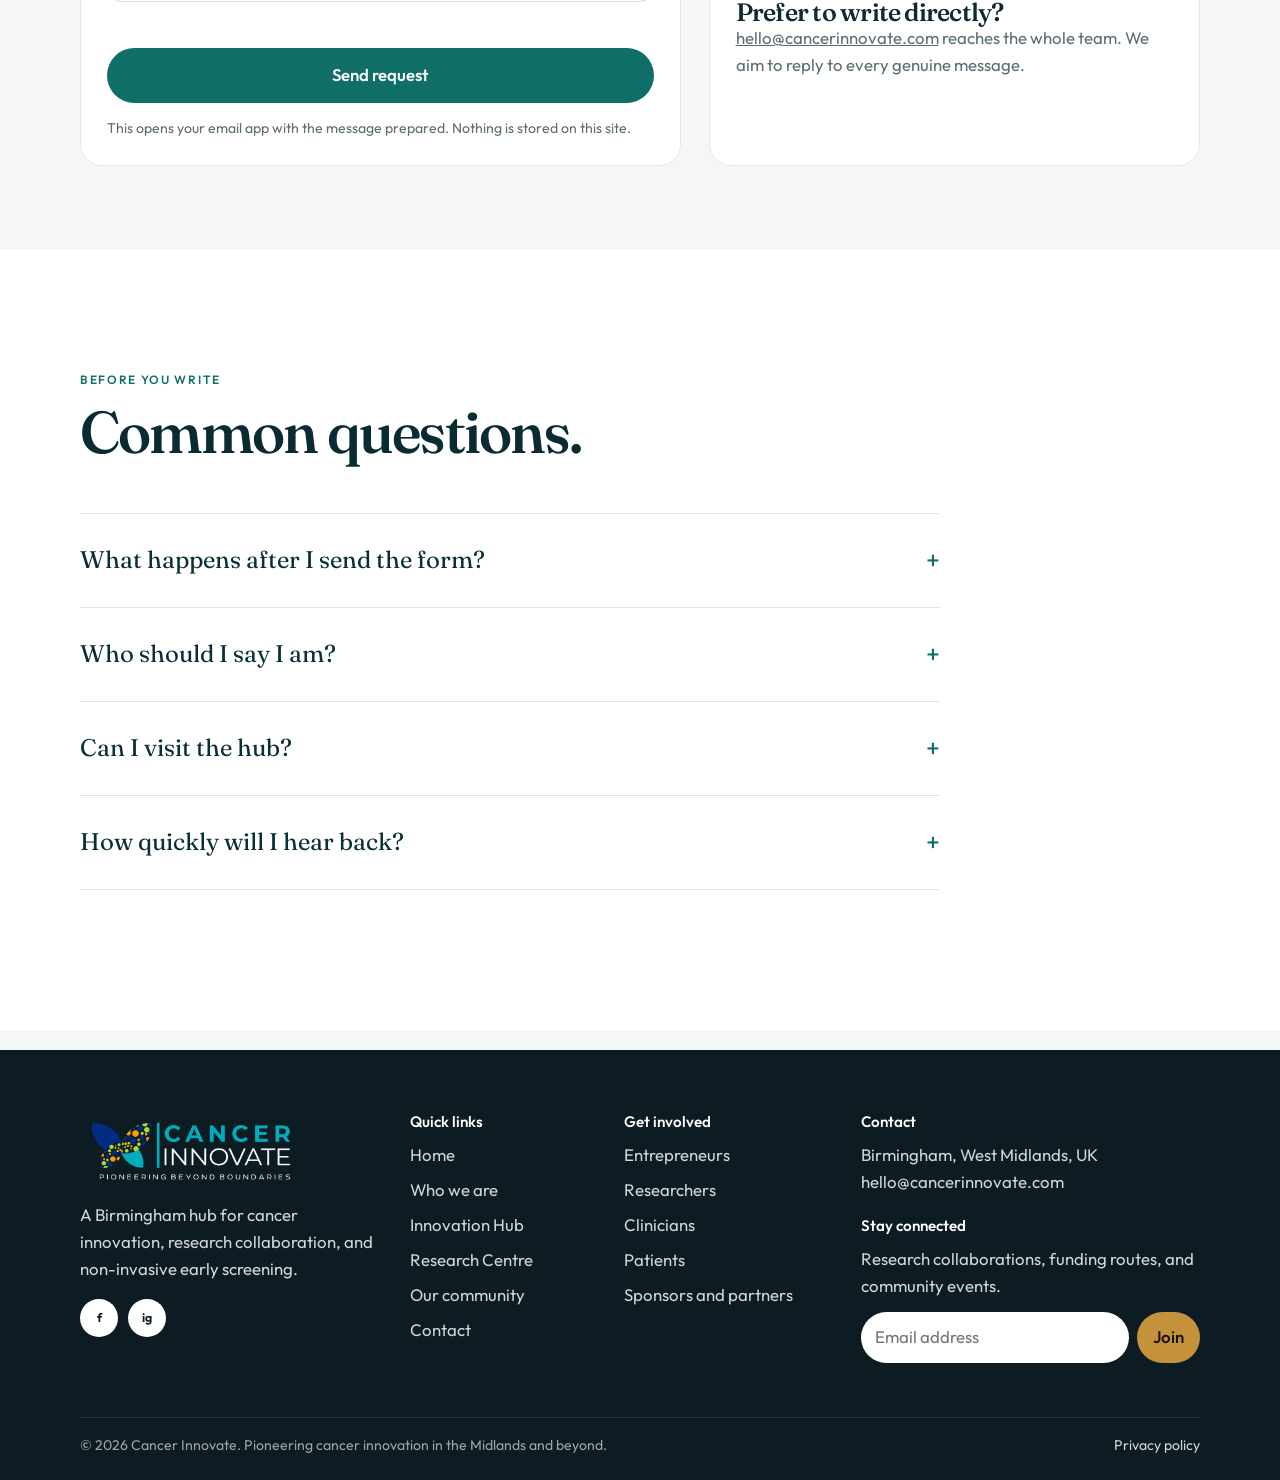
<file: contact.html>
<!DOCTYPE html>
<html lang="en">
<head>
  <meta charset="utf-8">
  <meta name="viewport" content="width=device-width, initial-scale=1">
  <title>Contact us | Cancer Innovate</title>
  <meta name="description" content="Contact Cancer Innovate in Birmingham at hello@cancerinnovate.com.">
  <link rel="canonical" href="https://cancerinnovate.com/contact.html">
  <meta name="robots" content="index, follow, max-image-preview:large">
  <meta name="geo.region" content="GB-WMN">
  <meta name="geo.placename" content="Birmingham">
  <meta property="og:type" content="website">
  <meta property="og:site_name" content="Cancer Innovate">
  <meta property="og:locale" content="en_GB">
  <meta property="og:title" content="Contact us | Cancer Innovate">
  <meta property="og:description" content="Contact Cancer Innovate in Birmingham at hello@cancerinnovate.com.">
  <meta property="og:url" content="https://cancerinnovate.com/contact.html">
  <meta property="og:image" content="https://cancerinnovate.com/images/hero-poster.jpg">
  <meta property="og:image:alt" content="Cancer Innovate — pioneering cancer innovation in the Midlands">
  <meta name="twitter:card" content="summary_large_image">
  <meta name="twitter:title" content="Contact us | Cancer Innovate">
  <meta name="twitter:description" content="Contact Cancer Innovate in Birmingham at hello@cancerinnovate.com.">
  <meta name="twitter:image" content="https://cancerinnovate.com/images/hero-poster.jpg">
  <meta name="theme-color" content="#071f25">
  <script type="application/ld+json">
  {
    "@context": "https://schema.org",
    "@type": "ContactPage",
    "name": "Contact us | Cancer Innovate",
    "description": "Contact Cancer Innovate in Birmingham at hello@cancerinnovate.com.",
    "url": "https://cancerinnovate.com/contact.html",
    "inLanguage": "en-GB",
    "isPartOf": { "@type": "WebSite", "name": "Cancer Innovate", "url": "https://cancerinnovate.com/" },
    "publisher": {
      "@type": "Organization",
      "name": "Cancer Innovate",
      "url": "https://cancerinnovate.com/",
      "logo": "https://cancerinnovate.com/images/logo.png",
      "email": "hello@cancerinnovate.com",
      "address": { "@type": "PostalAddress", "addressLocality": "Birmingham", "addressRegion": "West Midlands", "addressCountry": "GB" },
      "sameAs": ["https://web.facebook.com/CancerInnovate/", "https://instagram.com/CancerInnovate/"]
    }
  }
  </script>
  <link rel="icon" href="favicon.svg">
  <link rel="preconnect" href="https://fonts.googleapis.com">
  <link rel="preconnect" href="https://fonts.gstatic.com" crossorigin>
  <link href="https://fonts.googleapis.com/css2?family=Fraunces:opsz,wght@9..144,500;9..144,620&family=Outfit:wght@380;500;570&display=swap" rel="stylesheet">
  <link rel="stylesheet" href="css/styles.css">
</head>
<body data-page="contact">
  <a class="skip" href="#content">Skip to content</a>
  <div id="header"></div>
  <main id="content">
    <header class="page-hero">
      <div class="wrap">
        <p class="kicker">Contact</p>
        <h1>Tell us how you want to be involved.</h1>
        <p class="intro">Birmingham, West Midlands, UK. The reliable address is <a href="mailto:hello@cancerinnovate.com">hello@cancerinnovate.com</a>.</p>
      </div>
    </header>
    <figure class="page-figure"><img src="images/cta-alt.jpg" alt="Birmingham, home of Cancer Innovate" fetchpriority="high"></figure>
    <section class="section">
      <div class="wrap split">
        <form class="panel form" data-form="contact">
          <div class="form-row">
            <label class="field"><span>Your name</span><input name="name" required autocomplete="name"></label>
            <label class="field"><span>Email</span><input name="email" type="email" required autocomplete="email"></label>
          </div>
          <div class="form-row">
            <label class="field"><span>Phone <span class="muted">(optional)</span></span><input name="phone" type="tel" autocomplete="tel"></label>
            <label class="field"><span>Organisation <span class="muted">(optional)</span></span><input name="organisation" autocomplete="organization"></label>
          </div>
          <label class="field">
            <span>I am a</span>
            <select name="role">
              <option value="entrepreneur">Entrepreneur</option>
              <option value="patient">Patient</option>
              <option value="researcher">Researcher</option>
              <option value="clinician">Clinician</option>
              <option value="sponsor">Sponsor or partner</option>
              <option value="other">Someone else</option>
            </select>
          </label>
          <label class="field"><span>Message</span><textarea name="message" required></textarea></label>
          <p class="form-error" data-for="contact"></p>
          <button class="btn btn-primary" type="submit">Send request</button>
          <p class="fine">This opens your email app with the message prepared. Nothing is stored on this site.</p>
        </form>
        <aside class="stack">
          <article class="panel">
            <h2>Where we are</h2>
            <p>Cancer Innovate publishes Birmingham, West Midlands as its home. Write first and we will say how a conversation should happen.</p>
          </article>
          <article class="panel">
            <h2>Elsewhere</h2>
            <p><a href="https://web.facebook.com/CancerInnovate/" target="_blank" rel="noopener noreferrer">Facebook</a><br>
            <a href="https://instagram.com/CancerInnovate/" target="_blank" rel="noopener noreferrer">Instagram</a></p>
          </article>
          <article class="panel">
            <h2>Prefer to write directly?</h2>
            <p><a href="mailto:hello@cancerinnovate.com">hello@cancerinnovate.com</a> reaches the whole team. We aim to reply to every genuine message.</p>
          </article>
        </aside>
      </div>
    </section>
    <section class="faq-section" aria-label="Questions about contacting us">
      <div class="wrap">
        <div class="faq-head"><p class="kicker">Before you write</p><h2>Common questions.</h2></div>
        <div class="faq-list">
          <details class="faq-item"><summary>What happens after I send the form?</summary><p>Your email app opens with the message prepared and addressed to hello@cancerinnovate.com. Nothing is stored on this website — the words go straight from you to us.</p></details>
          <details class="faq-item"><summary>Who should I say I am?</summary><p>Pick the role closest to yours — entrepreneur, researcher, clinician, patient or partner. It helps us route your message to the right person.</p></details>
          <details class="faq-item"><summary>Can I visit the hub?</summary><p>We are based in Birmingham, West Midlands. Write first and we will arrange how and where a conversation should happen.</p></details>
          <details class="faq-item"><summary>How quickly will I hear back?</summary><p>We aim to respond to every genuine enquiry — founder pitches, research proposals and patient messages alike.</p></details>
        </div>
      </div>
    </section>
    <script type="application/ld+json">
    {
      "@context": "https://schema.org",
      "@type": "FAQPage",
      "mainEntity": [
        { "@type": "Question", "name": "What happens after I send the contact form?", "acceptedAnswer": { "@type": "Answer", "text": "Your email app opens with the message prepared and addressed to hello@cancerinnovate.com. Nothing is stored on the website." } },
        { "@type": "Question", "name": "Where is Cancer Innovate based?", "acceptedAnswer": { "@type": "Answer", "text": "Cancer Innovate is based in Birmingham, West Midlands, UK." } }
      ]
    }
    </script>
  </main>
  <div id="footer"></div>
  <script src="js/site.js" defer></script>
</body>
</html>
</file>
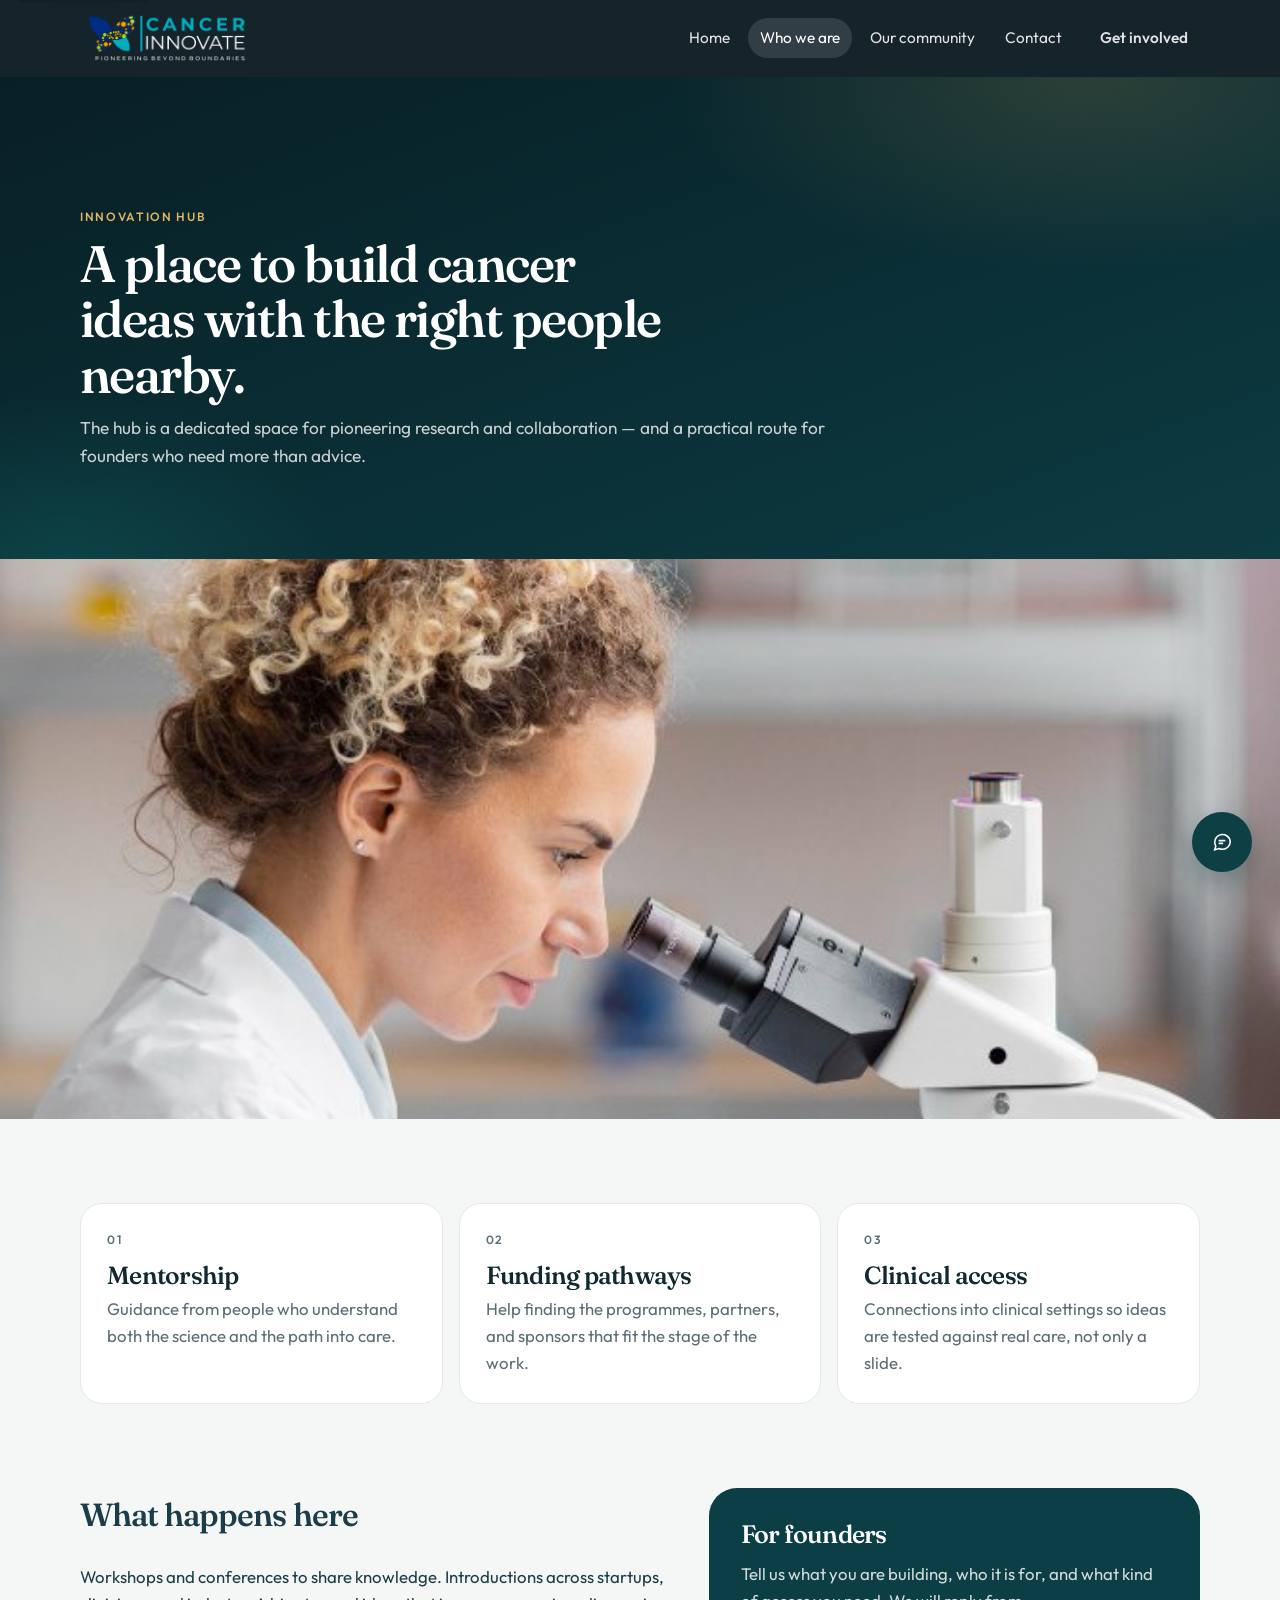
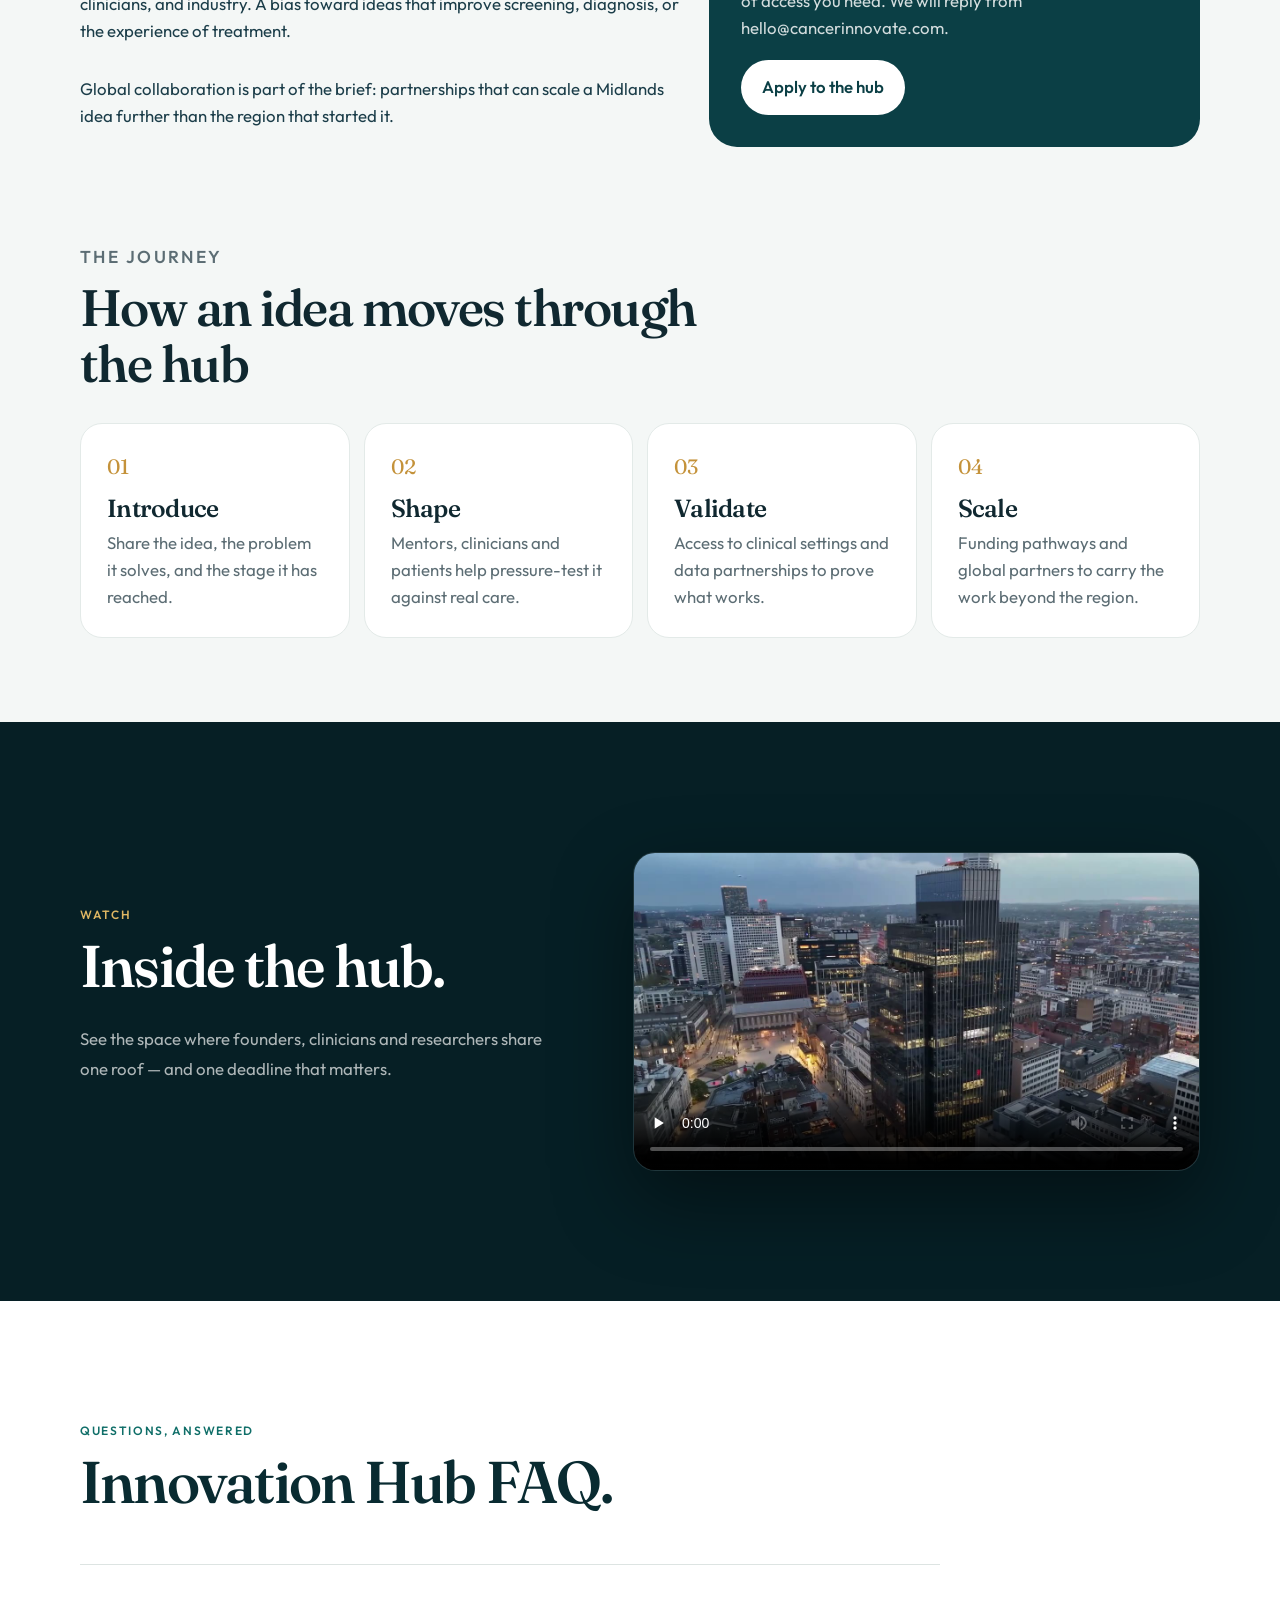
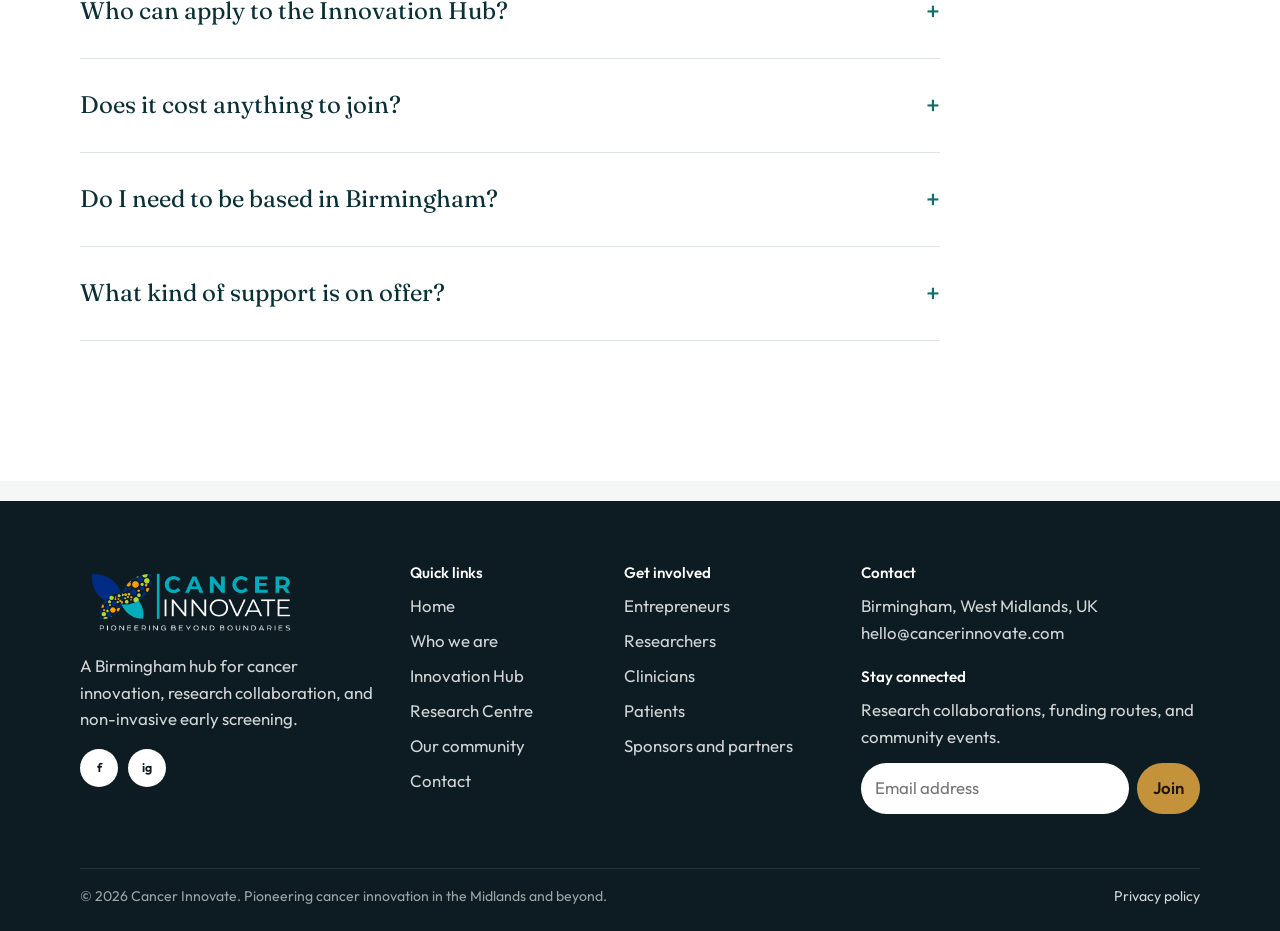
<file: innovation-hub.html>
<!DOCTYPE html>
<html lang="en">
<head>
  <meta charset="utf-8">
  <meta name="viewport" content="width=device-width, initial-scale=1">
  <title>Innovation Hub | Cancer Innovate</title>
  <meta name="description" content="The Cancer Innovate Innovation Hub supports founders with mentorship, funding pathways, clinical access, and collaboration.">
  <link rel="canonical" href="https://cancerinnovate.com/innovation-hub.html">
  <meta name="robots" content="index, follow, max-image-preview:large">
  <meta name="geo.region" content="GB-WMN">
  <meta name="geo.placename" content="Birmingham">
  <meta property="og:type" content="website">
  <meta property="og:site_name" content="Cancer Innovate">
  <meta property="og:locale" content="en_GB">
  <meta property="og:title" content="Innovation Hub | Cancer Innovate">
  <meta property="og:description" content="The Cancer Innovate Innovation Hub supports founders with mentorship, funding pathways, clinical access, and collaboration.">
  <meta property="og:url" content="https://cancerinnovate.com/innovation-hub.html">
  <meta property="og:image" content="https://cancerinnovate.com/images/hero-poster.jpg">
  <meta property="og:image:alt" content="Cancer Innovate — pioneering cancer innovation in the Midlands">
  <meta name="twitter:card" content="summary_large_image">
  <meta name="twitter:title" content="Innovation Hub | Cancer Innovate">
  <meta name="twitter:description" content="The Cancer Innovate Innovation Hub supports founders with mentorship, funding pathways, clinical access, and collaboration.">
  <meta name="twitter:image" content="https://cancerinnovate.com/images/hero-poster.jpg">
  <meta name="theme-color" content="#071f25">
  <script type="application/ld+json">
  {
    "@context": "https://schema.org",
    "@type": "WebPage",
    "name": "Innovation Hub | Cancer Innovate",
    "description": "The Cancer Innovate Innovation Hub supports founders with mentorship, funding pathways, clinical access, and collaboration.",
    "url": "https://cancerinnovate.com/innovation-hub.html",
    "inLanguage": "en-GB",
    "isPartOf": { "@type": "WebSite", "name": "Cancer Innovate", "url": "https://cancerinnovate.com/" },
    "publisher": {
      "@type": "Organization",
      "name": "Cancer Innovate",
      "url": "https://cancerinnovate.com/",
      "logo": "https://cancerinnovate.com/images/logo.png",
      "email": "hello@cancerinnovate.com",
      "address": { "@type": "PostalAddress", "addressLocality": "Birmingham", "addressRegion": "West Midlands", "addressCountry": "GB" },
      "sameAs": ["https://web.facebook.com/CancerInnovate/", "https://instagram.com/CancerInnovate/"]
    }
  }
  </script>
  <link rel="icon" href="favicon.svg">
  <link rel="preconnect" href="https://fonts.googleapis.com">
  <link rel="preconnect" href="https://fonts.gstatic.com" crossorigin>
  <link href="https://fonts.googleapis.com/css2?family=Fraunces:opsz,wght@9..144,500;9..144,620&family=Outfit:wght@380;500;570&display=swap" rel="stylesheet">
  <link rel="stylesheet" href="css/styles.css">
</head>
<body data-page="hub">
  <a class="skip" href="#content">Skip to content</a>
  <div id="header"></div>
  <main id="content">
    <header class="page-hero">
      <div class="wrap">
        <p class="kicker">Innovation Hub</p>
        <h1>A place to build cancer ideas with the right people nearby.</h1>
        <p class="intro">The hub is a dedicated space for pioneering research and collaboration — and a practical route for founders who need more than advice.</p>
      </div>
    </header>
    <figure class="page-figure"><img src="images/hub.jpg" alt="Collaboration inside the Cancer Innovate hub" fetchpriority="high"></figure>
    <section class="section">
      <div class="wrap cards-3">
        <article class="card">
          <p class="kicker">01</p>
          <h3>Mentorship</h3>
          <p>Guidance from people who understand both the science and the path into care.</p>
        </article>
        <article class="card">
          <p class="kicker">02</p>
          <h3>Funding pathways</h3>
          <p>Help finding the programmes, partners, and sponsors that fit the stage of the work.</p>
        </article>
        <article class="card">
          <p class="kicker">03</p>
          <h3>Clinical access</h3>
          <p>Connections into clinical settings so ideas are tested against real care, not only a slide.</p>
        </article>
      </div>
    </section>
    <section class="section" style="padding-top:0">
      <div class="wrap split">
        <div class="prose">
          <h2>What happens here</h2>
          <p>Workshops and conferences to share knowledge. Introductions across startups, clinicians, and industry. A bias toward ideas that improve screening, diagnosis, or the experience of treatment.</p>
          <p>Global collaboration is part of the brief: partnerships that can scale a Midlands idea further than the region that started it.</p>
        </div>
        <aside class="note">
          <h2>For founders</h2>
          <p>Tell us what you are building, who it is for, and what kind of access you need. We will reply from hello@cancerinnovate.com.</p>
          <a class="btn btn-light" href="contact.html?as=entrepreneur" style="margin-top:18px">Apply to the hub</a>
        </aside>
      </div>
    </section>
    <section class="section" style="padding-top:0">
      <div class="wrap">
        <div class="section-head">
          <p class="kicker">The journey</p>
          <h2>How an idea moves through the hub</h2>
        </div>
        <div class="work-grid">
          <article class="work-item"><span class="num">01</span><h3>Introduce</h3><p>Share the idea, the problem it solves, and the stage it has reached.</p></article>
          <article class="work-item"><span class="num">02</span><h3>Shape</h3><p>Mentors, clinicians and patients help pressure-test it against real care.</p></article>
          <article class="work-item"><span class="num">03</span><h3>Validate</h3><p>Access to clinical settings and data partnerships to prove what works.</p></article>
          <article class="work-item"><span class="num">04</span><h3>Scale</h3><p>Funding pathways and global partners to carry the work beyond the region.</p></article>
        </div>
      </div>
    </section>
    <section class="film-section" aria-label="Inside the hub on film">
      <div class="wrap film-grid">
        <div class="film-copy">
          <p class="kicker">Watch</p>
          <h2>Inside the hub.</h2>
          <p>See the space where founders, clinicians and researchers share one roof — and one deadline that matters.</p>
        </div>
        <div class="film-frame">
          <video controls playsinline preload="none" poster="images/hero-poster.jpg" aria-label="Inside the Cancer Innovate Innovation Hub">
            <source src="images/hero.mp4" type="video/mp4">
          </video>
        </div>
      </div>
    </section>
    <section class="faq-section" aria-label="Questions about the Innovation Hub">
      <div class="wrap">
        <div class="faq-head"><p class="kicker">Questions, answered</p><h2>Innovation Hub FAQ.</h2></div>
        <div class="faq-list">
          <details class="faq-item"><summary>Who can apply to the Innovation Hub?</summary><p>Founders and teams working on ideas that improve cancer screening, diagnosis or the treatment experience. Stage matters less than ambition and evidence.</p></details>
          <details class="faq-item"><summary>Does it cost anything to join?</summary><p>Conversations start free. Specific programmes, space and support depend on the fit — write to us and we will outline the routes available.</p></details>
          <details class="faq-item"><summary>Do I need to be based in Birmingham?</summary><p>No. The hub is rooted in the Midlands but works with founders and partners across the UK and internationally.</p></details>
          <details class="faq-item"><summary>What kind of support is on offer?</summary><p>Mentorship, introductions to clinicians and researchers, funding pathway guidance, workshops, and access to the wider Cancer Innovate community.</p></details>
        </div>
      </div>
    </section>
    <script type="application/ld+json">
    {
      "@context": "https://schema.org",
      "@type": "FAQPage",
      "mainEntity": [
        { "@type": "Question", "name": "Who can apply to the Innovation Hub?", "acceptedAnswer": { "@type": "Answer", "text": "Founders and teams working on ideas that improve cancer screening, diagnosis or the treatment experience." } },
        { "@type": "Question", "name": "Does it cost anything to join?", "acceptedAnswer": { "@type": "Answer", "text": "Conversations start free; specific programmes and support depend on fit." } },
        { "@type": "Question", "name": "Do I need to be based in Birmingham?", "acceptedAnswer": { "@type": "Answer", "text": "No. The hub is rooted in the Midlands but works with founders and partners across the UK and internationally." } },
        { "@type": "Question", "name": "What kind of support is on offer?", "acceptedAnswer": { "@type": "Answer", "text": "Mentorship, introductions to clinicians and researchers, funding pathway guidance, workshops, and access to the wider Cancer Innovate community." } }
      ]
    }
    </script>
  </main>
  <div id="footer"></div>
  <script src="js/site.js" defer></script>
</body>
</html>
</file>
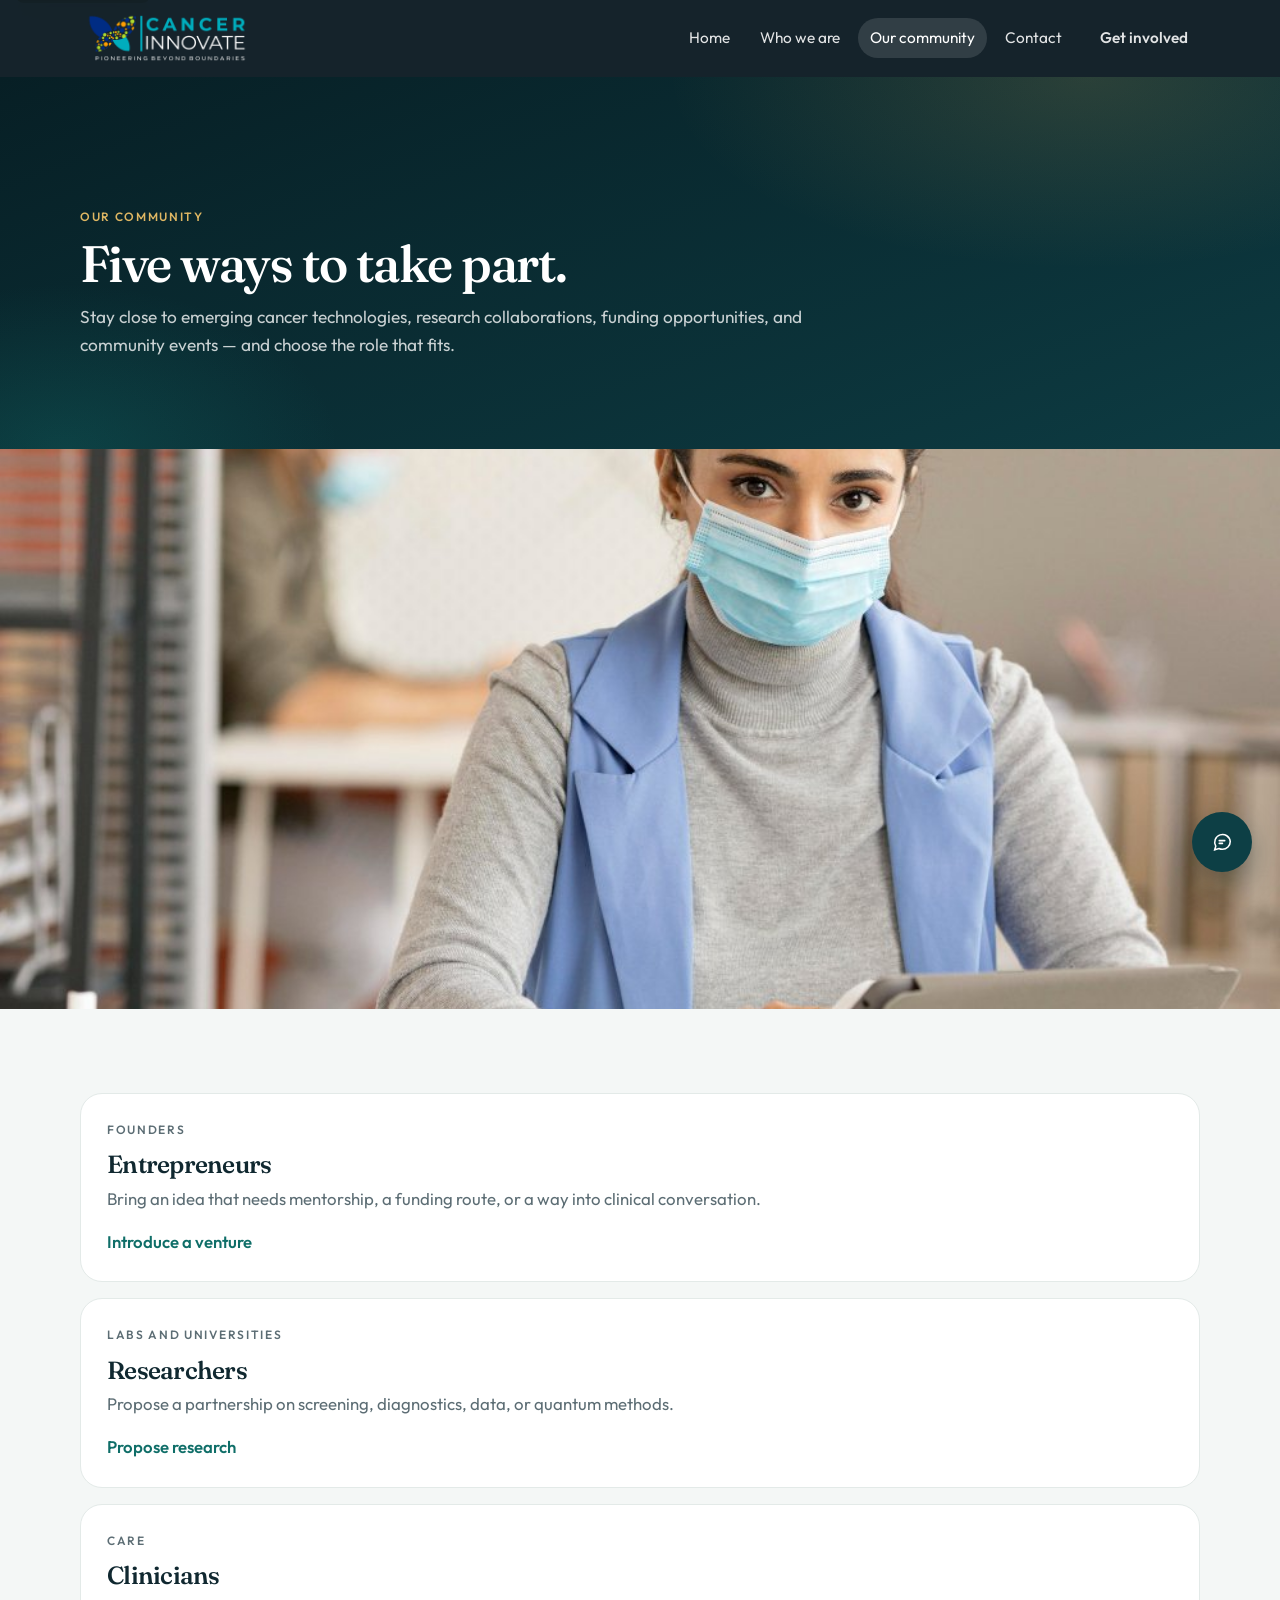
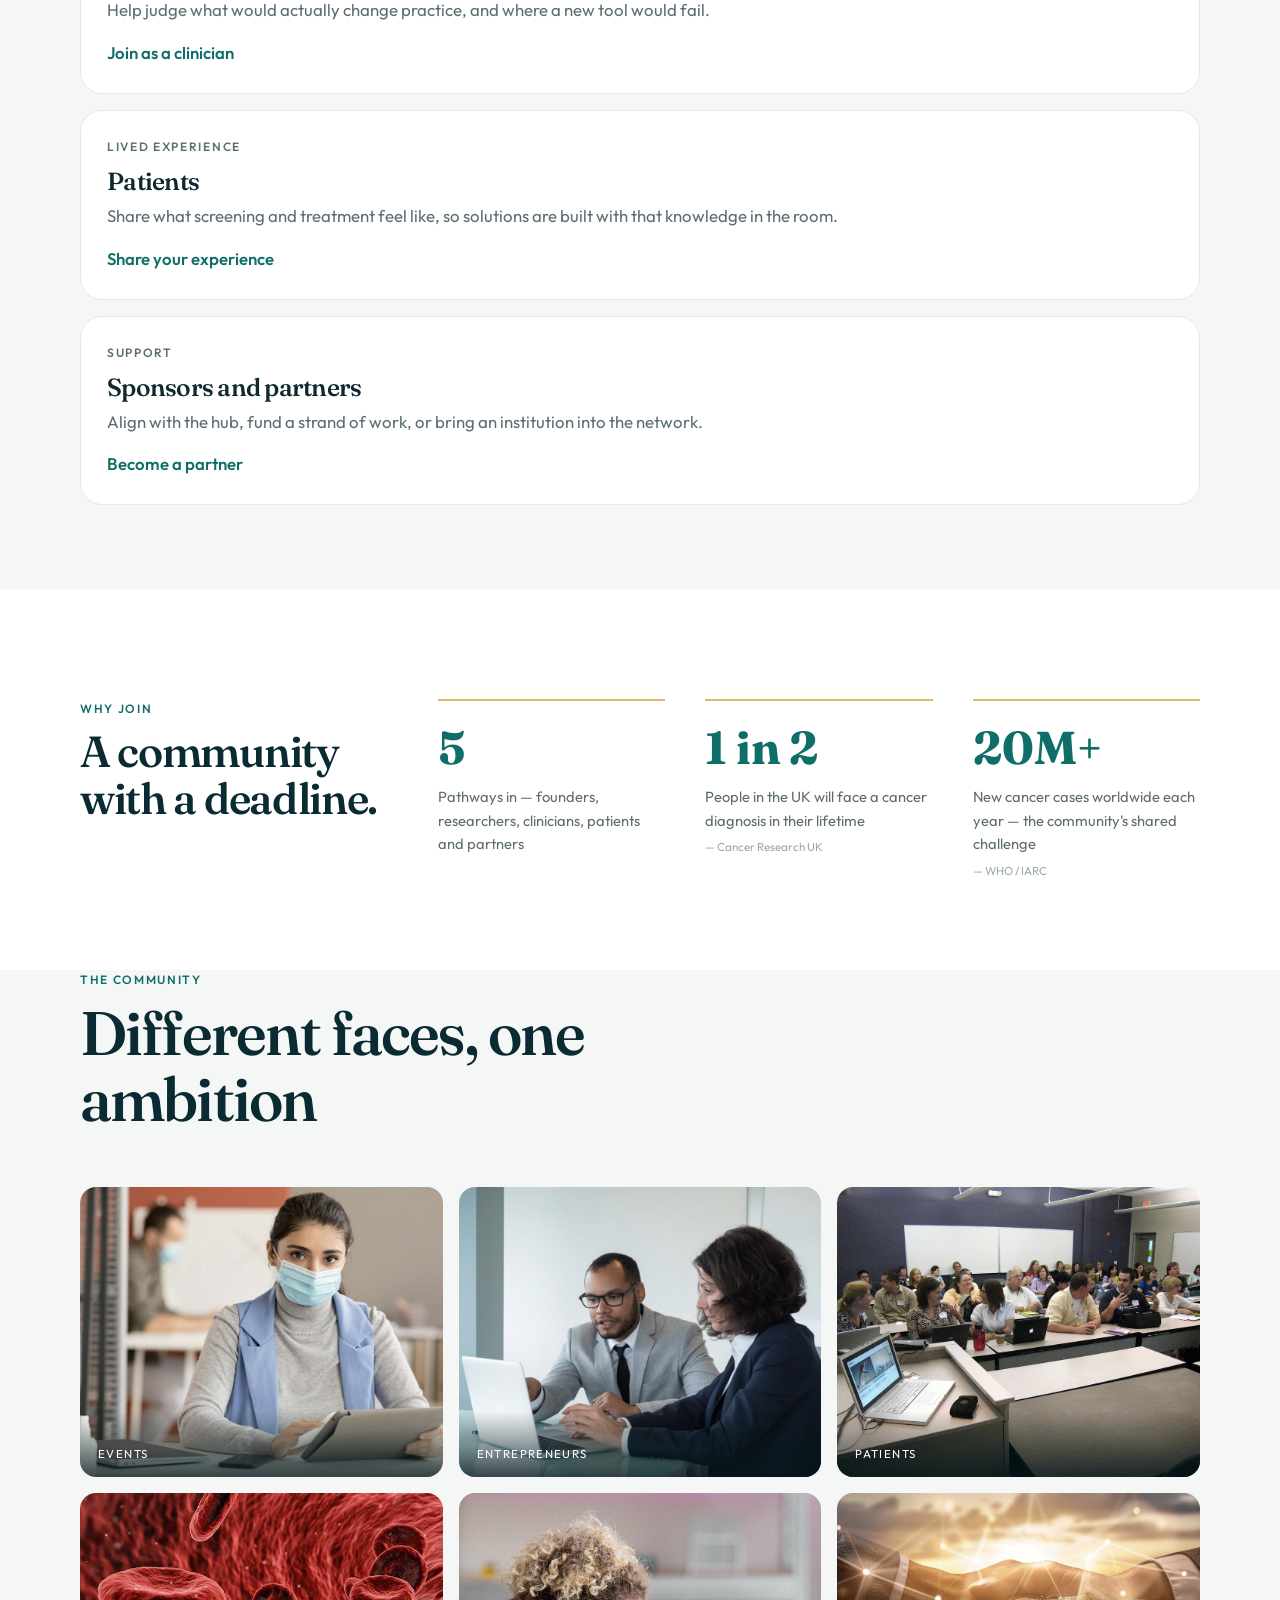
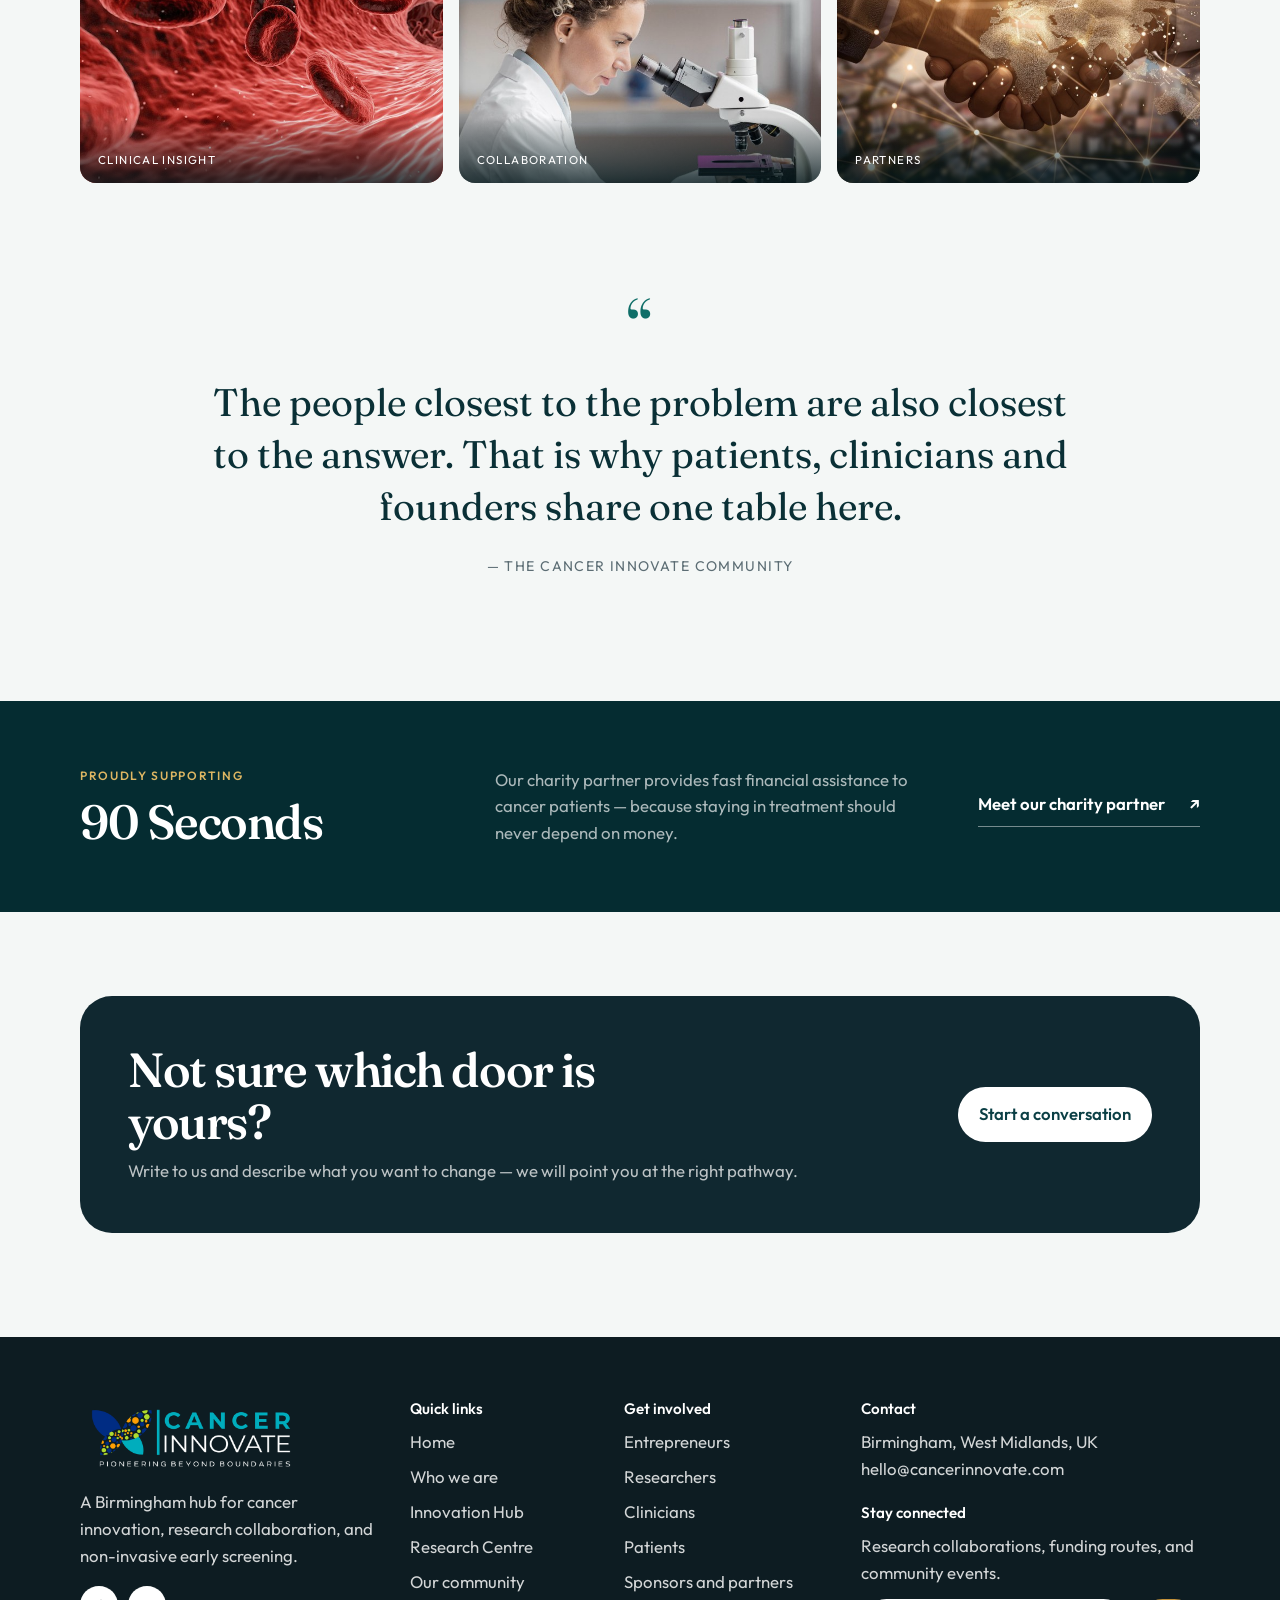
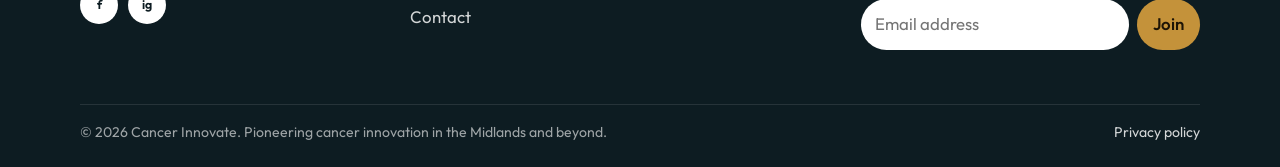
<file: our-community.html>
<!DOCTYPE html>
<html lang="en">
<head>
  <meta charset="utf-8">
  <meta name="viewport" content="width=device-width, initial-scale=1">
  <title>Our community | Cancer Innovate</title>
  <meta name="description" content="Join Cancer Innovate as an entrepreneur, researcher, clinician, patient, or sponsor.">
  <link rel="canonical" href="https://cancerinnovate.com/our-community.html">
  <meta name="robots" content="index, follow, max-image-preview:large">
  <meta name="geo.region" content="GB-WMN">
  <meta name="geo.placename" content="Birmingham">
  <meta property="og:type" content="website">
  <meta property="og:site_name" content="Cancer Innovate">
  <meta property="og:locale" content="en_GB">
  <meta property="og:title" content="Our community | Cancer Innovate">
  <meta property="og:description" content="Join Cancer Innovate as an entrepreneur, researcher, clinician, patient, or sponsor.">
  <meta property="og:url" content="https://cancerinnovate.com/our-community.html">
  <meta property="og:image" content="https://cancerinnovate.com/images/hero-poster.jpg">
  <meta property="og:image:alt" content="Cancer Innovate — pioneering cancer innovation in the Midlands">
  <meta name="twitter:card" content="summary_large_image">
  <meta name="twitter:title" content="Our community | Cancer Innovate">
  <meta name="twitter:description" content="Join Cancer Innovate as an entrepreneur, researcher, clinician, patient, or sponsor.">
  <meta name="twitter:image" content="https://cancerinnovate.com/images/hero-poster.jpg">
  <meta name="theme-color" content="#071f25">
  <script type="application/ld+json">
  {
    "@context": "https://schema.org",
    "@type": "WebPage",
    "name": "Our community | Cancer Innovate",
    "description": "Join Cancer Innovate as an entrepreneur, researcher, clinician, patient, or sponsor.",
    "url": "https://cancerinnovate.com/our-community.html",
    "inLanguage": "en-GB",
    "isPartOf": { "@type": "WebSite", "name": "Cancer Innovate", "url": "https://cancerinnovate.com/" },
    "publisher": {
      "@type": "Organization",
      "name": "Cancer Innovate",
      "url": "https://cancerinnovate.com/",
      "logo": "https://cancerinnovate.com/images/logo.png",
      "email": "hello@cancerinnovate.com",
      "address": { "@type": "PostalAddress", "addressLocality": "Birmingham", "addressRegion": "West Midlands", "addressCountry": "GB" },
      "sameAs": ["https://web.facebook.com/CancerInnovate/", "https://instagram.com/CancerInnovate/"]
    }
  }
  </script>
  <link rel="icon" href="favicon.svg">
  <link rel="preconnect" href="https://fonts.googleapis.com">
  <link rel="preconnect" href="https://fonts.gstatic.com" crossorigin>
  <link href="https://fonts.googleapis.com/css2?family=Fraunces:opsz,wght@9..144,500;9..144,620&family=Outfit:wght@380;500;570&display=swap" rel="stylesheet">
  <link rel="stylesheet" href="css/styles.css">
</head>
<body data-page="community">
  <a class="skip" href="#content">Skip to content</a>
  <div id="header"></div>
  <main id="content">
    <header class="page-hero">
      <div class="wrap">
        <p class="kicker">Our community</p>
        <h1>Five ways to take part.</h1>
        <p class="intro">Stay close to emerging cancer technologies, research collaborations, funding opportunities, and community events — and choose the role that fits.</p>
      </div>
    </header>
    <figure class="page-figure"><img src="images/events.jpg" alt="A Cancer Innovate community event" fetchpriority="high"></figure>
    <section class="section">
      <div class="wrap stack">
        <article class="path" id="entrepreneurs">
          <p class="kicker">Founders</p>
          <h3>Entrepreneurs</h3>
          <p>Bring an idea that needs mentorship, a funding route, or a way into clinical conversation.</p>
          <a class="more" href="contact.html?as=entrepreneur">Introduce a venture</a>
        </article>
        <article class="path" id="researchers">
          <p class="kicker">Labs and universities</p>
          <h3>Researchers</h3>
          <p>Propose a partnership on screening, diagnostics, data, or quantum methods.</p>
          <a class="more" href="contact.html?as=researcher">Propose research</a>
        </article>
        <article class="path" id="clinicians">
          <p class="kicker">Care</p>
          <h3>Clinicians</h3>
          <p>Help judge what would actually change practice, and where a new tool would fail.</p>
          <a class="more" href="contact.html?as=clinician">Join as a clinician</a>
        </article>
        <article class="path" id="patients">
          <p class="kicker">Lived experience</p>
          <h3>Patients</h3>
          <p>Share what screening and treatment feel like, so solutions are built with that knowledge in the room.</p>
          <a class="more" href="contact.html?as=patient">Share your experience</a>
        </article>
        <article class="path" id="sponsors">
          <p class="kicker">Support</p>
          <h3>Sponsors and partners</h3>
          <p>Align with the hub, fund a strand of work, or bring an institution into the network.</p>
          <a class="more" href="contact.html?as=sponsor">Become a partner</a>
        </article>
      </div>
    </section>
    <section class="stats-band" aria-label="The community at a glance">
      <div class="wrap stats-grid stats-grid-compact">
        <div class="stat-intro"><p class="kicker">Why join</p><h2>A community with a deadline.</h2></div>
        <div class="stat"><strong><span data-count="5">5</span></strong><p>Pathways in — founders, researchers, clinicians, patients and partners</p></div>
        <div class="stat"><strong><span data-static="1 in 2">1 in 2</span></strong><p>People in the UK will face a cancer diagnosis in their lifetime <small>— Cancer Research UK</small></p></div>
        <div class="stat"><strong><span data-count="20" data-suffix="M+">20M+</span></strong><p>New cancer cases worldwide each year — the community's shared challenge <small>— WHO / IARC</small></p></div>
      </div>
    </section>
    <section class="section" style="padding-top:0">
      <div class="wrap">
        <div class="gallery-head">
          <p class="kicker">The community</p>
          <h2>Different faces, one ambition</h2>
        </div>
        <div class="gallery-grid">
          <figure><img src="images/events.jpg" loading="lazy" decoding="async" alt="Community members at a Cancer Innovate event"><figcaption>Events</figcaption></figure>
          <figure><img src="images/entrepreneurs.jpg" loading="lazy" decoding="async" alt="Entrepreneurs working on cancer ventures"><figcaption>Entrepreneurs</figcaption></figure>
          <figure><img src="images/patients.jpg" loading="lazy" decoding="async" alt="Patients sharing their experiences"><figcaption>Patients</figcaption></figure>
          <figure><img src="images/service.jpg" loading="lazy" decoding="async" alt="Cellular imagery from clinical research"><figcaption>Clinical insight</figcaption></figure>
          <figure><img src="images/hub.jpg" loading="lazy" decoding="async" alt="Collaborative sessions inside the hub"><figcaption>Collaboration</figcaption></figure>
          <figure><img src="images/global.jpg" loading="lazy" decoding="async" alt="Global partners joining the network"><figcaption>Partners</figcaption></figure>
        </div>
      </div>
    </section>
    <section class="section" style="padding-top:0">
      <div class="wrap">
        <div class="quote-band">
          <p class="quote-mark">“</p>
          <blockquote>The people closest to the problem are also closest to the answer. That is why patients, clinicians and founders share one table here.</blockquote>
          <p class="quote-attr">— The Cancer Innovate community</p>
        </div>
      </div>
    </section>
    <section class="charity-luxury">
      <div class="wrap charity-inner">
        <div><p class="kicker">Proudly supporting</p><h2>90 Seconds</h2></div>
        <p>Our charity partner provides fast financial assistance to cancer patients — because staying in treatment should never depend on money.</p>
        <a class="text-link light" href="https://ninetyseconds.org/" target="_blank" rel="noopener noreferrer">Meet our charity partner <span>↗</span></a>
      </div>
    </section>
    <section class="section">
      <div class="wrap cta-band">
        <div>
          <h2>Not sure which door is yours?</h2>
          <p>Write to us and describe what you want to change — we will point you at the right pathway.</p>
        </div>
        <a class="btn btn-light" href="contact.html">Start a conversation</a>
      </div>
    </section>
  </main>
  <div id="footer"></div>
  <script src="js/site.js" defer></script>
</body>
</html>
</file>
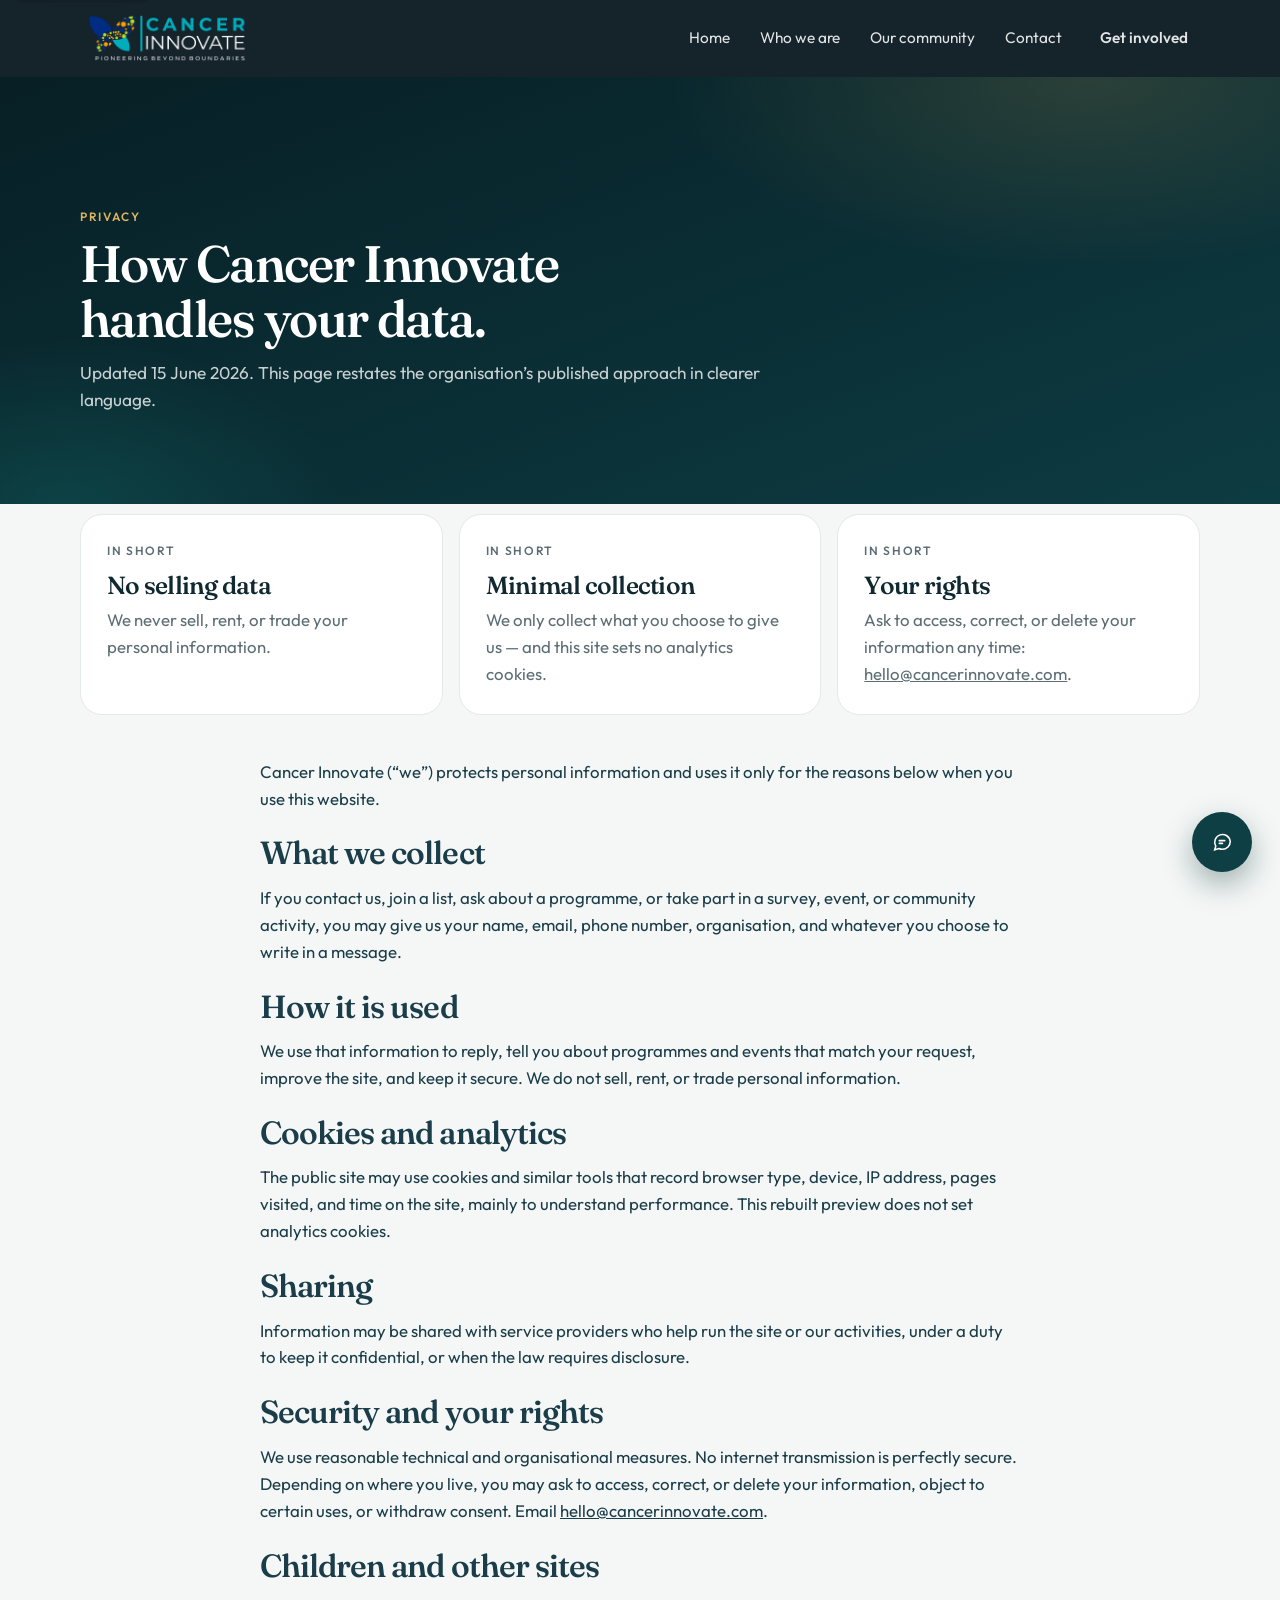
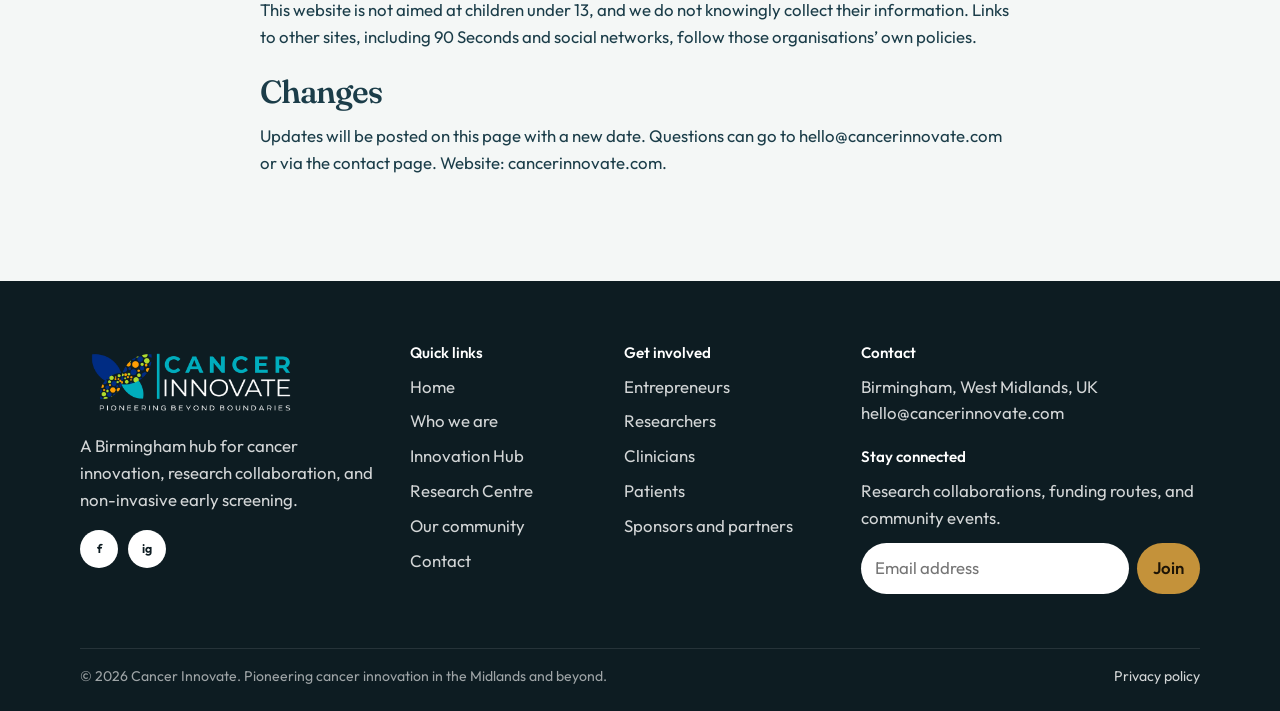
<file: privacy.html>
<!DOCTYPE html>
<html lang="en">
<head>
  <meta charset="utf-8">
  <meta name="viewport" content="width=device-width, initial-scale=1">
  <title>Privacy policy | Cancer Innovate</title>
  <meta name="description" content="How Cancer Innovate handles personal information collected through this website.">
  <link rel="canonical" href="https://cancerinnovate.com/privacy.html">
  <meta name="robots" content="index, follow, max-image-preview:large">
  <meta name="geo.region" content="GB-WMN">
  <meta name="geo.placename" content="Birmingham">
  <meta property="og:type" content="website">
  <meta property="og:site_name" content="Cancer Innovate">
  <meta property="og:locale" content="en_GB">
  <meta property="og:title" content="Privacy policy | Cancer Innovate">
  <meta property="og:description" content="How Cancer Innovate handles personal information collected through this website.">
  <meta property="og:url" content="https://cancerinnovate.com/privacy.html">
  <meta property="og:image" content="https://cancerinnovate.com/images/hero-poster.jpg">
  <meta property="og:image:alt" content="Cancer Innovate — pioneering cancer innovation in the Midlands">
  <meta name="twitter:card" content="summary_large_image">
  <meta name="twitter:title" content="Privacy policy | Cancer Innovate">
  <meta name="twitter:description" content="How Cancer Innovate handles personal information collected through this website.">
  <meta name="twitter:image" content="https://cancerinnovate.com/images/hero-poster.jpg">
  <meta name="theme-color" content="#071f25">
  <script type="application/ld+json">
  {
    "@context": "https://schema.org",
    "@type": "WebPage",
    "name": "Privacy policy | Cancer Innovate",
    "description": "How Cancer Innovate handles personal information collected through this website.",
    "url": "https://cancerinnovate.com/privacy.html",
    "inLanguage": "en-GB",
    "isPartOf": { "@type": "WebSite", "name": "Cancer Innovate", "url": "https://cancerinnovate.com/" },
    "publisher": {
      "@type": "Organization",
      "name": "Cancer Innovate",
      "url": "https://cancerinnovate.com/",
      "logo": "https://cancerinnovate.com/images/logo.png",
      "email": "hello@cancerinnovate.com",
      "address": { "@type": "PostalAddress", "addressLocality": "Birmingham", "addressRegion": "West Midlands", "addressCountry": "GB" },
      "sameAs": ["https://web.facebook.com/CancerInnovate/", "https://instagram.com/CancerInnovate/"]
    }
  }
  </script>
  <link rel="icon" href="favicon.svg">
  <link rel="preconnect" href="https://fonts.googleapis.com">
  <link rel="preconnect" href="https://fonts.gstatic.com" crossorigin>
  <link href="https://fonts.googleapis.com/css2?family=Fraunces:opsz,wght@9..144,500;9..144,620&family=Outfit:wght@380;500;570&display=swap" rel="stylesheet">
  <link rel="stylesheet" href="css/styles.css">
</head>
<body data-page="privacy">
  <a class="skip" href="#content">Skip to content</a>
  <div id="header"></div>
  <main id="content">
    <header class="page-hero">
      <div class="wrap">
        <p class="kicker">Privacy</p>
        <h1>How Cancer Innovate handles your data.</h1>
        <p class="intro">Updated 15 June 2026. This page restates the organisation’s published approach in clearer language.</p>
      </div>
    </header>
    <section class="section" style="padding-top:10px">
      <div class="wrap">
        <div class="cards-3" style="margin-bottom:44px">
          <article class="card"><p class="kicker">In short</p><h3>No selling data</h3><p>We never sell, rent, or trade your personal information.</p></article>
          <article class="card"><p class="kicker">In short</p><h3>Minimal collection</h3><p>We only collect what you choose to give us — and this site sets no analytics cookies.</p></article>
          <article class="card"><p class="kicker">In short</p><h3>Your rights</h3><p>Ask to access, correct, or delete your information any time: <a href="mailto:hello@cancerinnovate.com">hello@cancerinnovate.com</a>.</p></article>
        </div>
      </div>
      <div class="wrap prose" style="max-width:760px">
        <p>Cancer Innovate (“we”) protects personal information and uses it only for the reasons below when you use this website.</p>
        <h2>What we collect</h2>
        <p>If you contact us, join a list, ask about a programme, or take part in a survey, event, or community activity, you may give us your name, email, phone number, organisation, and whatever you choose to write in a message.</p>
        <h2>How it is used</h2>
        <p>We use that information to reply, tell you about programmes and events that match your request, improve the site, and keep it secure. We do not sell, rent, or trade personal information.</p>
        <h2>Cookies and analytics</h2>
        <p>The public site may use cookies and similar tools that record browser type, device, IP address, pages visited, and time on the site, mainly to understand performance. This rebuilt preview does not set analytics cookies.</p>
        <h2>Sharing</h2>
        <p>Information may be shared with service providers who help run the site or our activities, under a duty to keep it confidential, or when the law requires disclosure.</p>
        <h2>Security and your rights</h2>
        <p>We use reasonable technical and organisational measures. No internet transmission is perfectly secure. Depending on where you live, you may ask to access, correct, or delete your information, object to certain uses, or withdraw consent. Email <a href="mailto:hello@cancerinnovate.com">hello@cancerinnovate.com</a>.</p>
        <h2>Children and other sites</h2>
        <p>This website is not aimed at children under 13, and we do not knowingly collect their information. Links to other sites, including 90 Seconds and social networks, follow those organisations’ own policies.</p>
        <h2>Changes</h2>
        <p>Updates will be posted on this page with a new date. Questions can go to hello@cancerinnovate.com or via the contact page. Website: cancerinnovate.com.</p>
      </div>
    </section>
  </main>
  <div id="footer"></div>
  <script src="js/site.js" defer></script>
</body>
</html>
</file>
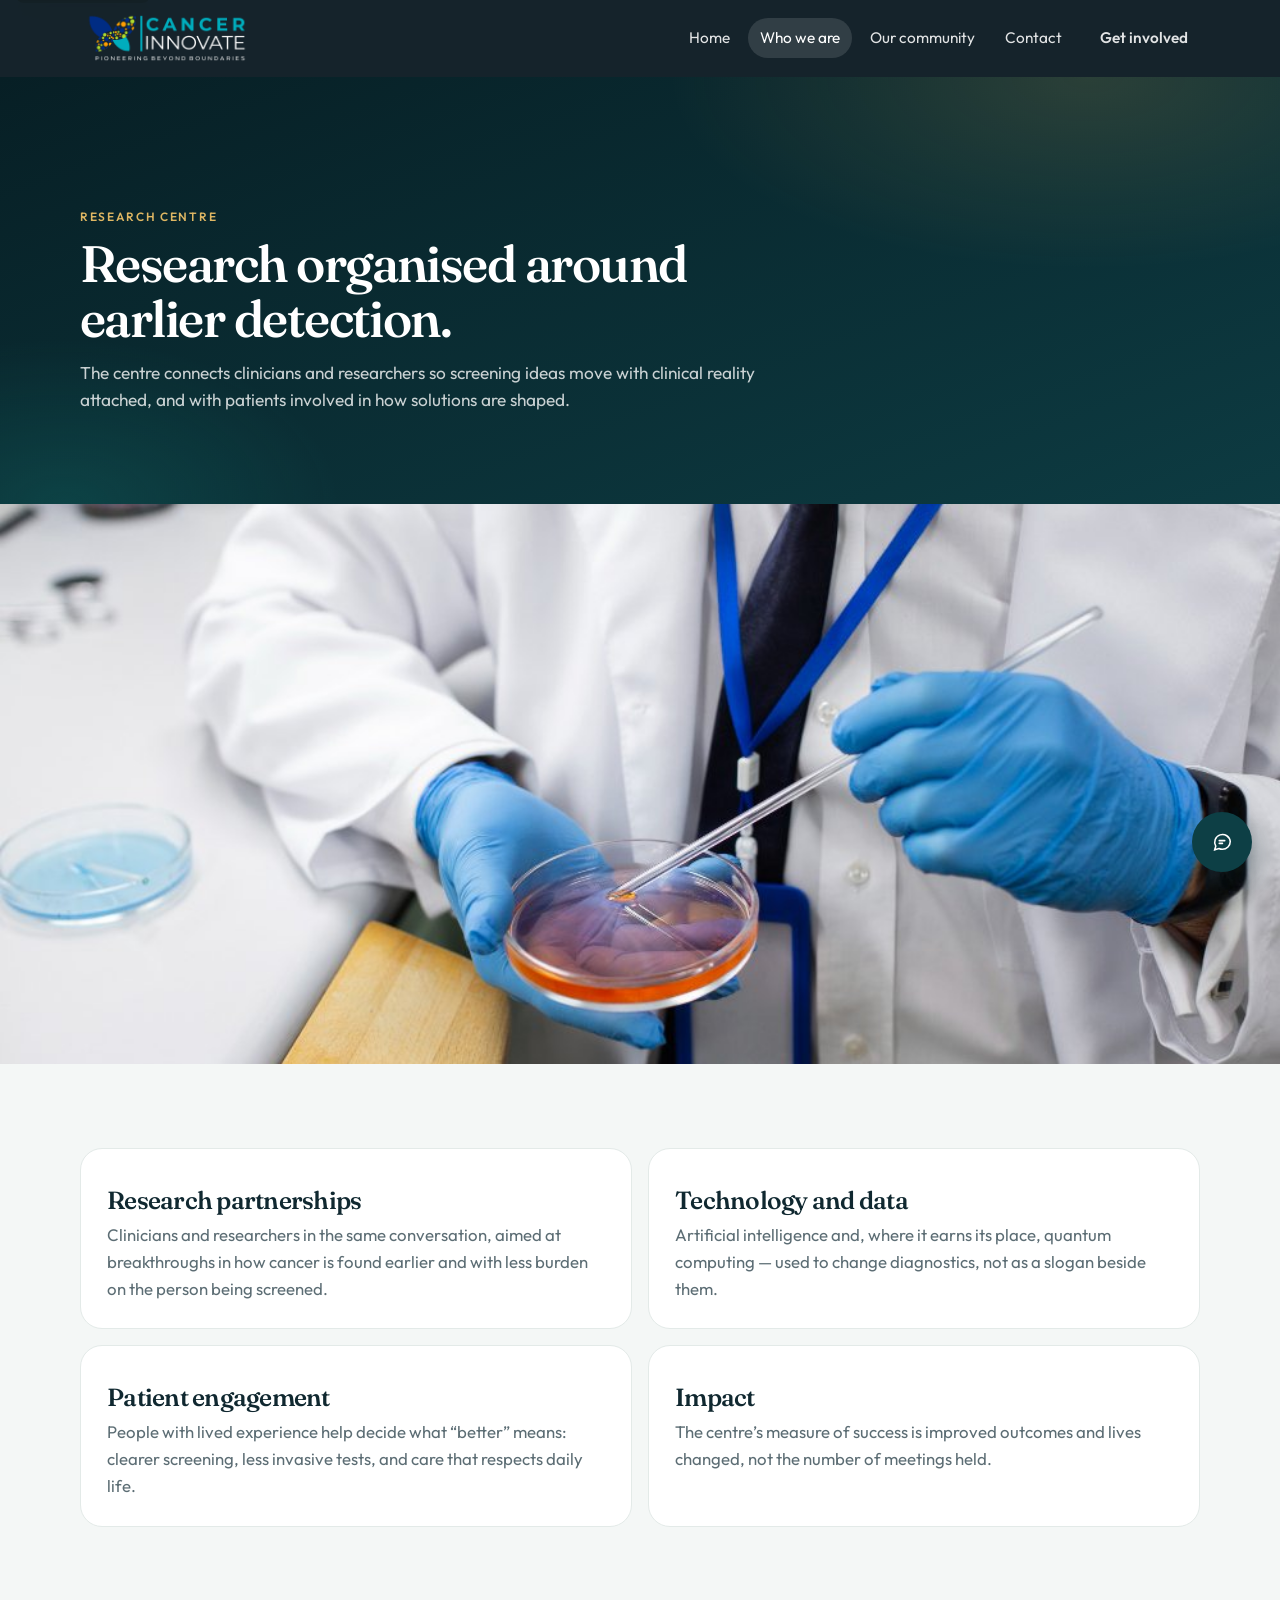
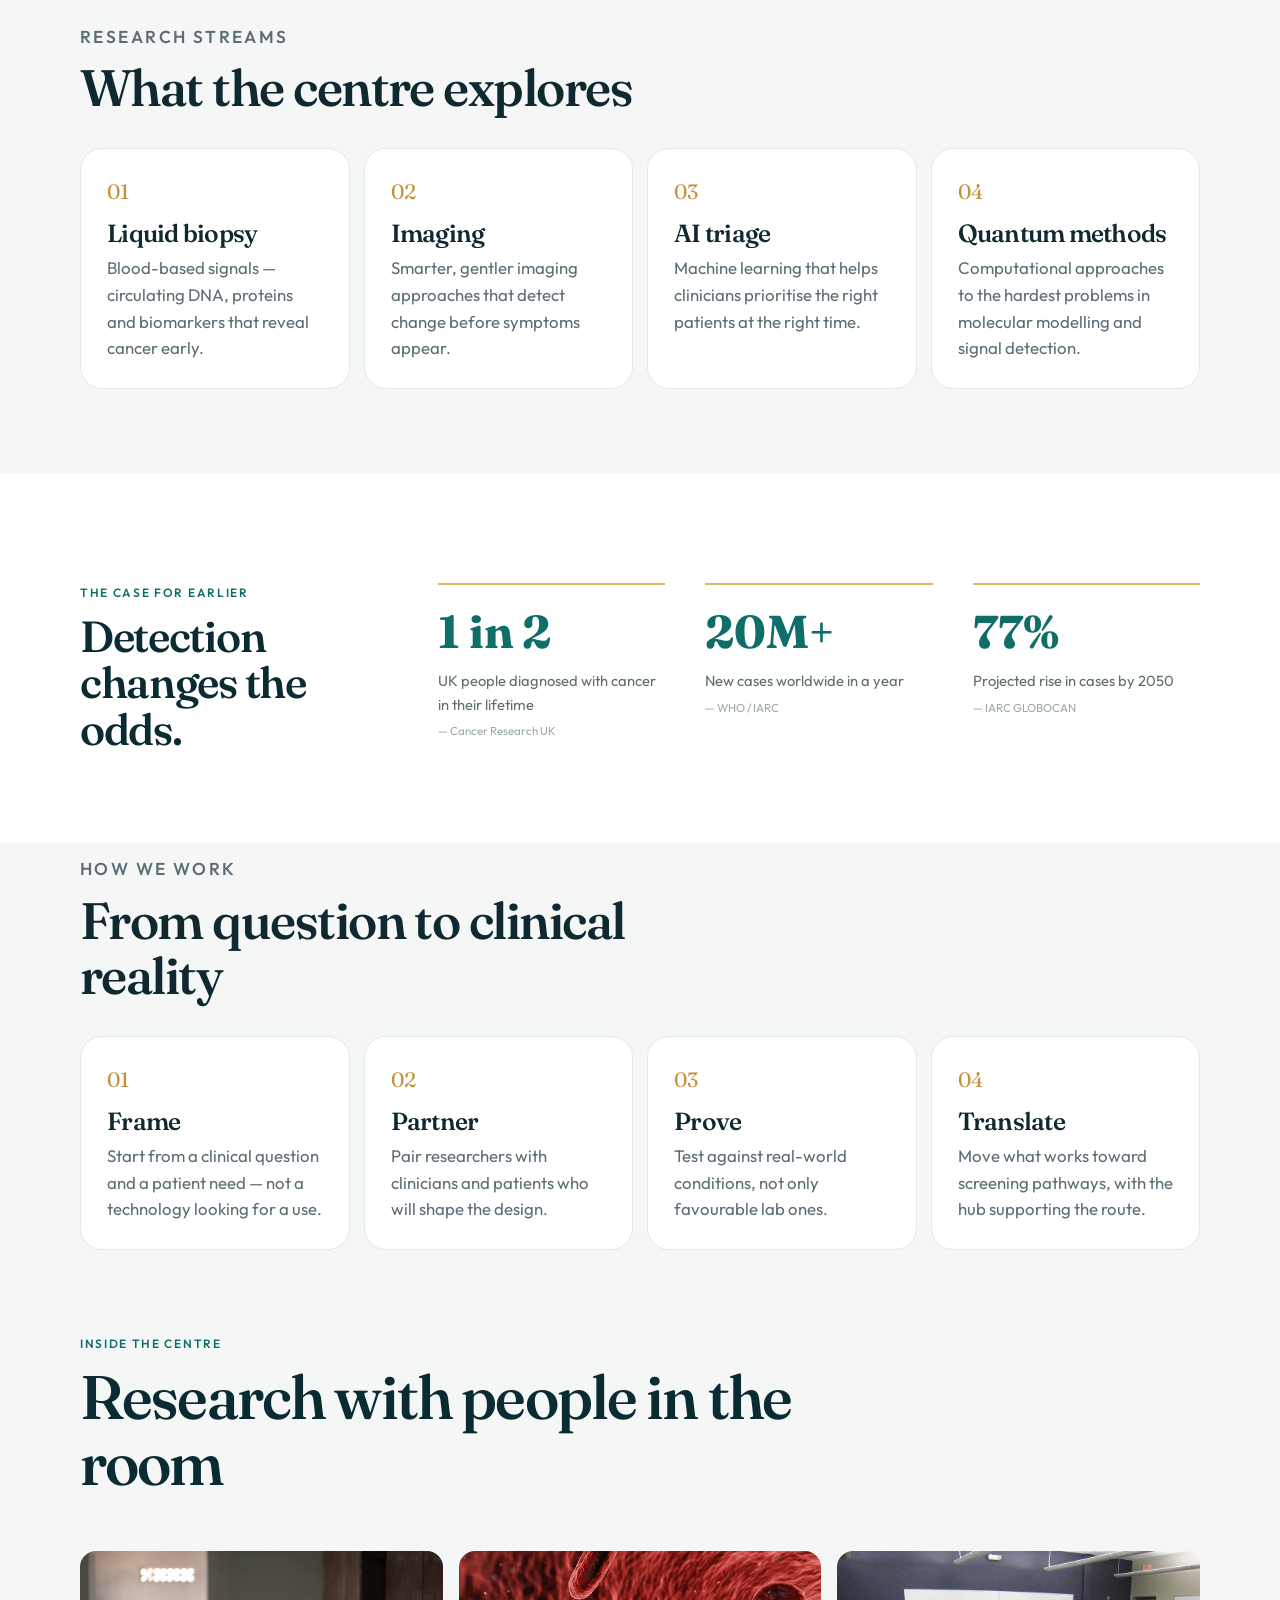
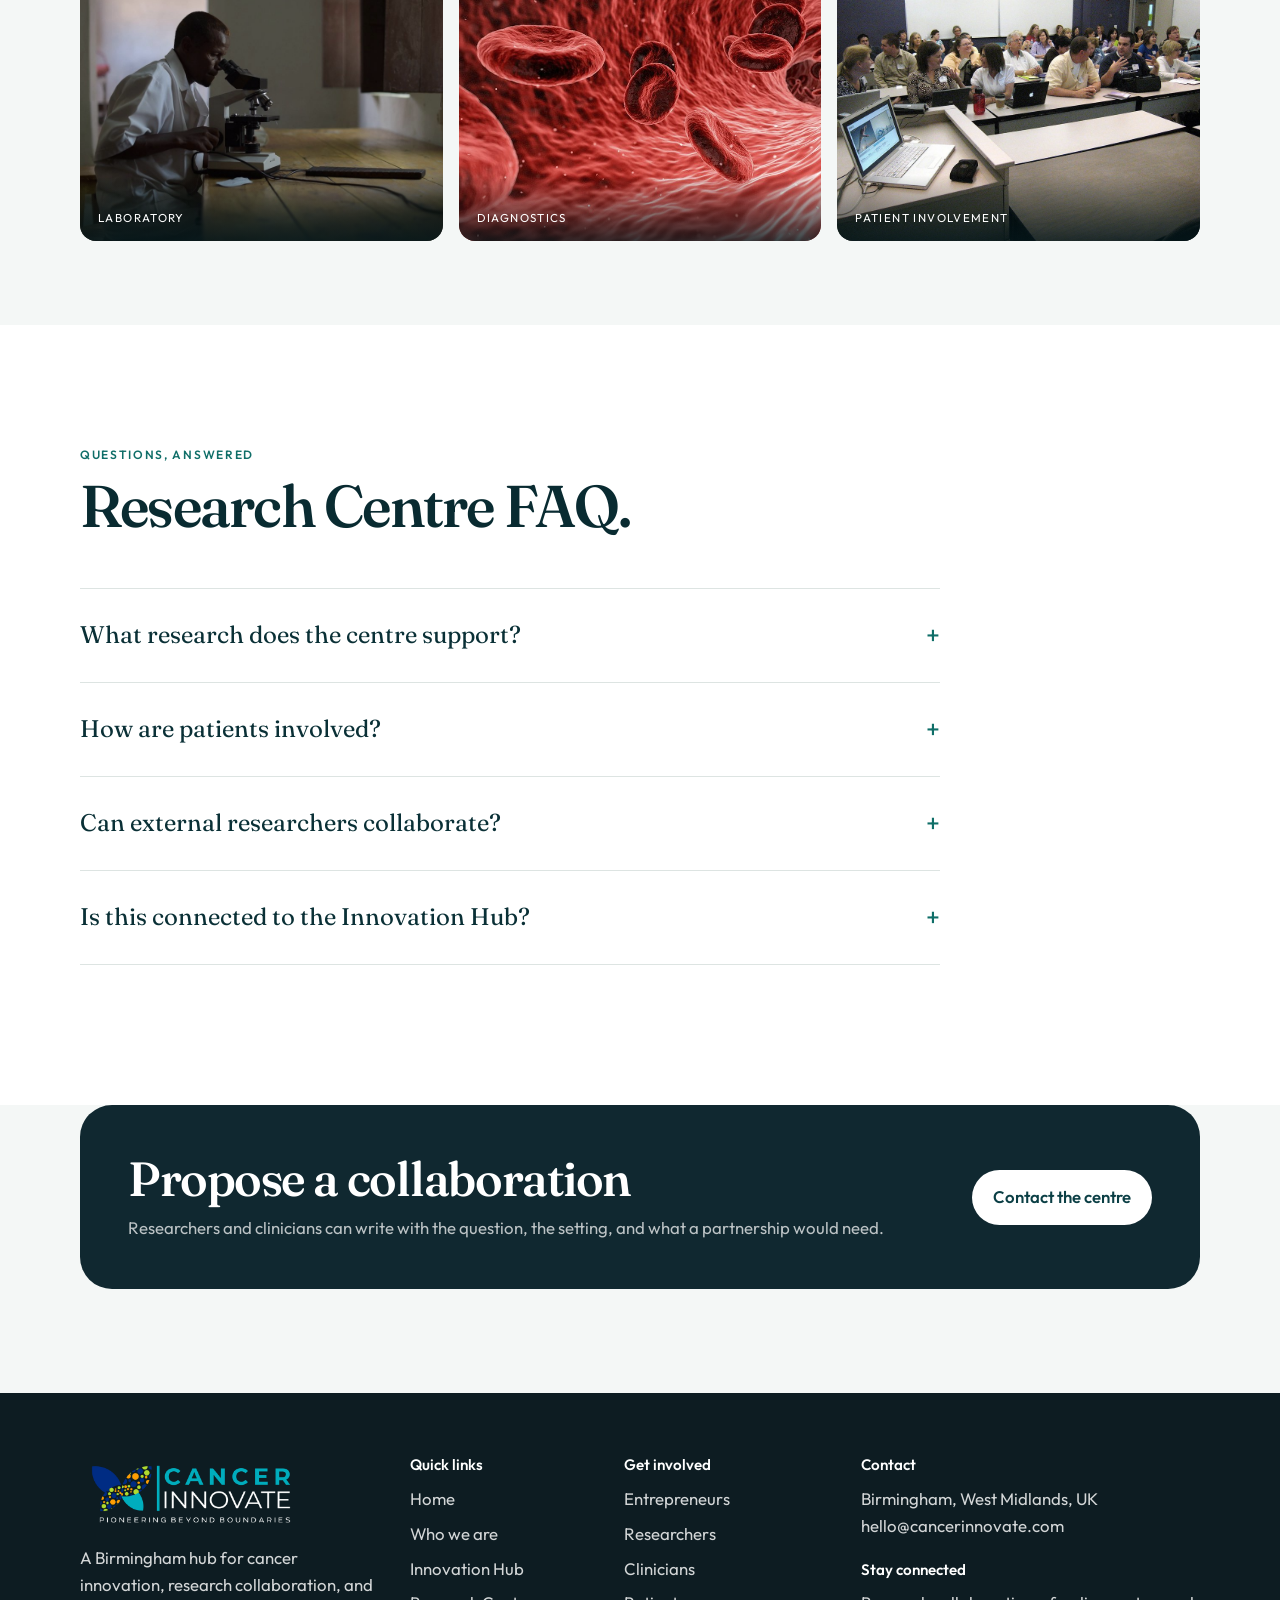
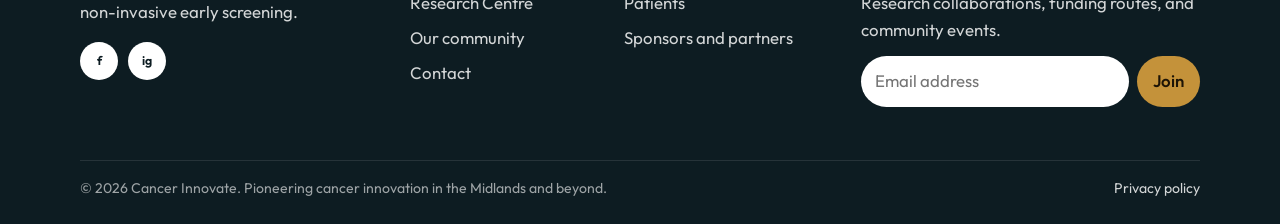
<file: research-centre.html>
<!DOCTYPE html>
<html lang="en">
<head>
  <meta charset="utf-8">
  <meta name="viewport" content="width=device-width, initial-scale=1">
  <title>Research Centre | Cancer Innovate</title>
  <meta name="description" content="The Cancer Innovate Research Centre connects clinicians and researchers around non-invasive early cancer screening.">
  <link rel="canonical" href="https://cancerinnovate.com/research-centre.html">
  <meta name="robots" content="index, follow, max-image-preview:large">
  <meta name="geo.region" content="GB-WMN">
  <meta name="geo.placename" content="Birmingham">
  <meta property="og:type" content="website">
  <meta property="og:site_name" content="Cancer Innovate">
  <meta property="og:locale" content="en_GB">
  <meta property="og:title" content="Research Centre | Cancer Innovate">
  <meta property="og:description" content="The Cancer Innovate Research Centre connects clinicians and researchers around non-invasive early cancer screening.">
  <meta property="og:url" content="https://cancerinnovate.com/research-centre.html">
  <meta property="og:image" content="https://cancerinnovate.com/images/hero-poster.jpg">
  <meta property="og:image:alt" content="Cancer Innovate — pioneering cancer innovation in the Midlands">
  <meta name="twitter:card" content="summary_large_image">
  <meta name="twitter:title" content="Research Centre | Cancer Innovate">
  <meta name="twitter:description" content="The Cancer Innovate Research Centre connects clinicians and researchers around non-invasive early cancer screening.">
  <meta name="twitter:image" content="https://cancerinnovate.com/images/hero-poster.jpg">
  <meta name="theme-color" content="#071f25">
  <script type="application/ld+json">
  {
    "@context": "https://schema.org",
    "@type": "WebPage",
    "name": "Research Centre | Cancer Innovate",
    "description": "The Cancer Innovate Research Centre connects clinicians and researchers around non-invasive early cancer screening.",
    "url": "https://cancerinnovate.com/research-centre.html",
    "inLanguage": "en-GB",
    "isPartOf": { "@type": "WebSite", "name": "Cancer Innovate", "url": "https://cancerinnovate.com/" },
    "publisher": {
      "@type": "Organization",
      "name": "Cancer Innovate",
      "url": "https://cancerinnovate.com/",
      "logo": "https://cancerinnovate.com/images/logo.png",
      "email": "hello@cancerinnovate.com",
      "address": { "@type": "PostalAddress", "addressLocality": "Birmingham", "addressRegion": "West Midlands", "addressCountry": "GB" },
      "sameAs": ["https://web.facebook.com/CancerInnovate/", "https://instagram.com/CancerInnovate/"]
    }
  }
  </script>
  <link rel="icon" href="favicon.svg">
  <link rel="preconnect" href="https://fonts.googleapis.com">
  <link rel="preconnect" href="https://fonts.gstatic.com" crossorigin>
  <link href="https://fonts.googleapis.com/css2?family=Fraunces:opsz,wght@9..144,500;9..144,620&family=Outfit:wght@380;500;570&display=swap" rel="stylesheet">
  <link rel="stylesheet" href="css/styles.css">
</head>
<body data-page="research">
  <a class="skip" href="#content">Skip to content</a>
  <div id="header"></div>
  <main id="content">
    <header class="page-hero">
      <div class="wrap">
        <p class="kicker">Research Centre</p>
        <h1>Research organised around earlier detection.</h1>
        <p class="intro">The centre connects clinicians and researchers so screening ideas move with clinical reality attached, and with patients involved in how solutions are shaped.</p>
      </div>
    </header>
    <figure class="page-figure"><img src="images/technology.jpg" alt="Laboratory research at the Cancer Innovate Research Centre" fetchpriority="high"></figure>
    <section class="section">
      <div class="wrap cards-2">
        <article class="card">
          <h3>Research partnerships</h3>
          <p>Clinicians and researchers in the same conversation, aimed at breakthroughs in how cancer is found earlier and with less burden on the person being screened.</p>
        </article>
        <article class="card">
          <h3>Technology and data</h3>
          <p>Artificial intelligence and, where it earns its place, quantum computing — used to change diagnostics, not as a slogan beside them.</p>
        </article>
        <article class="card">
          <h3>Patient engagement</h3>
          <p>People with lived experience help decide what “better” means: clearer screening, less invasive tests, and care that respects daily life.</p>
        </article>
        <article class="card">
          <h3>Impact</h3>
          <p>The centre’s measure of success is improved outcomes and lives changed, not the number of meetings held.</p>
        </article>
      </div>
    </section>
    <section class="section" style="padding-top:0">
      <div class="wrap">
        <div class="section-head">
          <p class="kicker">Research streams</p>
          <h2>What the centre explores</h2>
        </div>
        <div class="work-grid">
          <article class="work-item"><span class="num">01</span><h3>Liquid biopsy</h3><p>Blood-based signals — circulating DNA, proteins and biomarkers that reveal cancer early.</p></article>
          <article class="work-item"><span class="num">02</span><h3>Imaging</h3><p>Smarter, gentler imaging approaches that detect change before symptoms appear.</p></article>
          <article class="work-item"><span class="num">03</span><h3>AI triage</h3><p>Machine learning that helps clinicians prioritise the right patients at the right time.</p></article>
          <article class="work-item"><span class="num">04</span><h3>Quantum methods</h3><p>Computational approaches to the hardest problems in molecular modelling and signal detection.</p></article>
        </div>
      </div>
    </section>
    <section class="stats-band" aria-label="The case for earlier detection">
      <div class="wrap stats-grid stats-grid-compact">
        <div class="stat-intro"><p class="kicker">The case for earlier</p><h2>Detection changes the odds.</h2></div>
        <div class="stat"><strong><span data-static="1 in 2">1 in 2</span></strong><p>UK people diagnosed with cancer in their lifetime <small>— Cancer Research UK</small></p></div>
        <div class="stat"><strong><span data-count="20" data-suffix="M+">20M+</span></strong><p>New cases worldwide in a year <small>— WHO / IARC</small></p></div>
        <div class="stat"><strong><span data-count="77" data-suffix="%">77%</span></strong><p>Projected rise in cases by 2050 <small>— IARC GLOBOCAN</small></p></div>
      </div>
    </section>
    <section class="section" style="padding-top:0">
      <div class="wrap">
        <div class="section-head">
          <p class="kicker">How we work</p>
          <h2>From question to clinical reality</h2>
        </div>
        <div class="work-grid">
          <article class="work-item"><span class="num">01</span><h3>Frame</h3><p>Start from a clinical question and a patient need — not a technology looking for a use.</p></article>
          <article class="work-item"><span class="num">02</span><h3>Partner</h3><p>Pair researchers with clinicians and patients who will shape the design.</p></article>
          <article class="work-item"><span class="num">03</span><h3>Prove</h3><p>Test against real-world conditions, not only favourable lab ones.</p></article>
          <article class="work-item"><span class="num">04</span><h3>Translate</h3><p>Move what works toward screening pathways, with the hub supporting the route.</p></article>
        </div>
      </div>
    </section>
    <section class="section" style="padding-top:0">
      <div class="wrap">
        <div class="gallery-head">
          <p class="kicker">Inside the centre</p>
          <h2>Research with people in the room</h2>
        </div>
        <div class="gallery-grid">
          <figure><img src="images/research.jpg" loading="lazy" decoding="async" alt="Researchers at work in the laboratory"><figcaption>Laboratory</figcaption></figure>
          <figure><img src="images/service.jpg" loading="lazy" decoding="async" alt="Blood cells studied in non-invasive screening research"><figcaption>Diagnostics</figcaption></figure>
          <figure><img src="images/patients.jpg" loading="lazy" decoding="async" alt="Patients contributing lived experience to research design"><figcaption>Patient involvement</figcaption></figure>
        </div>
      </div>
    </section>
    <section class="faq-section" aria-label="Questions about the Research Centre">
      <div class="wrap">
        <div class="faq-head"><p class="kicker">Questions, answered</p><h2>Research Centre FAQ.</h2></div>
        <div class="faq-list">
          <details class="faq-item"><summary>What research does the centre support?</summary><p>Work aimed at non-invasive early cancer screening — from new biomarkers and imaging to AI and quantum methods that make detection earlier and gentler.</p></details>
          <details class="faq-item"><summary>How are patients involved?</summary><p>People with lived experience help define what a better test looks like — shaping studies so the end result works in real life, not just in papers.</p></details>
          <details class="faq-item"><summary>Can external researchers collaborate?</summary><p>Yes. Academic groups, NHS teams and technology builders can propose a collaboration through the contact page.</p></details>
          <details class="faq-item"><summary>Is this connected to the Innovation Hub?</summary><p>Directly. The centre provides the scientific rigour; the hub provides the route for proven ideas to reach patients and partners.</p></details>
        </div>
      </div>
    </section>
    <section class="section" style="padding-top:0">
      <div class="wrap cta-band">
        <div>
          <h2>Propose a collaboration</h2>
          <p>Researchers and clinicians can write with the question, the setting, and what a partnership would need.</p>
        </div>
        <a class="btn btn-light" href="contact.html?as=researcher">Contact the centre</a>
      </div>
    </section>
  </main>
  <div id="footer"></div>
  <script src="js/site.js" defer></script>
</body>
</html>
</file>
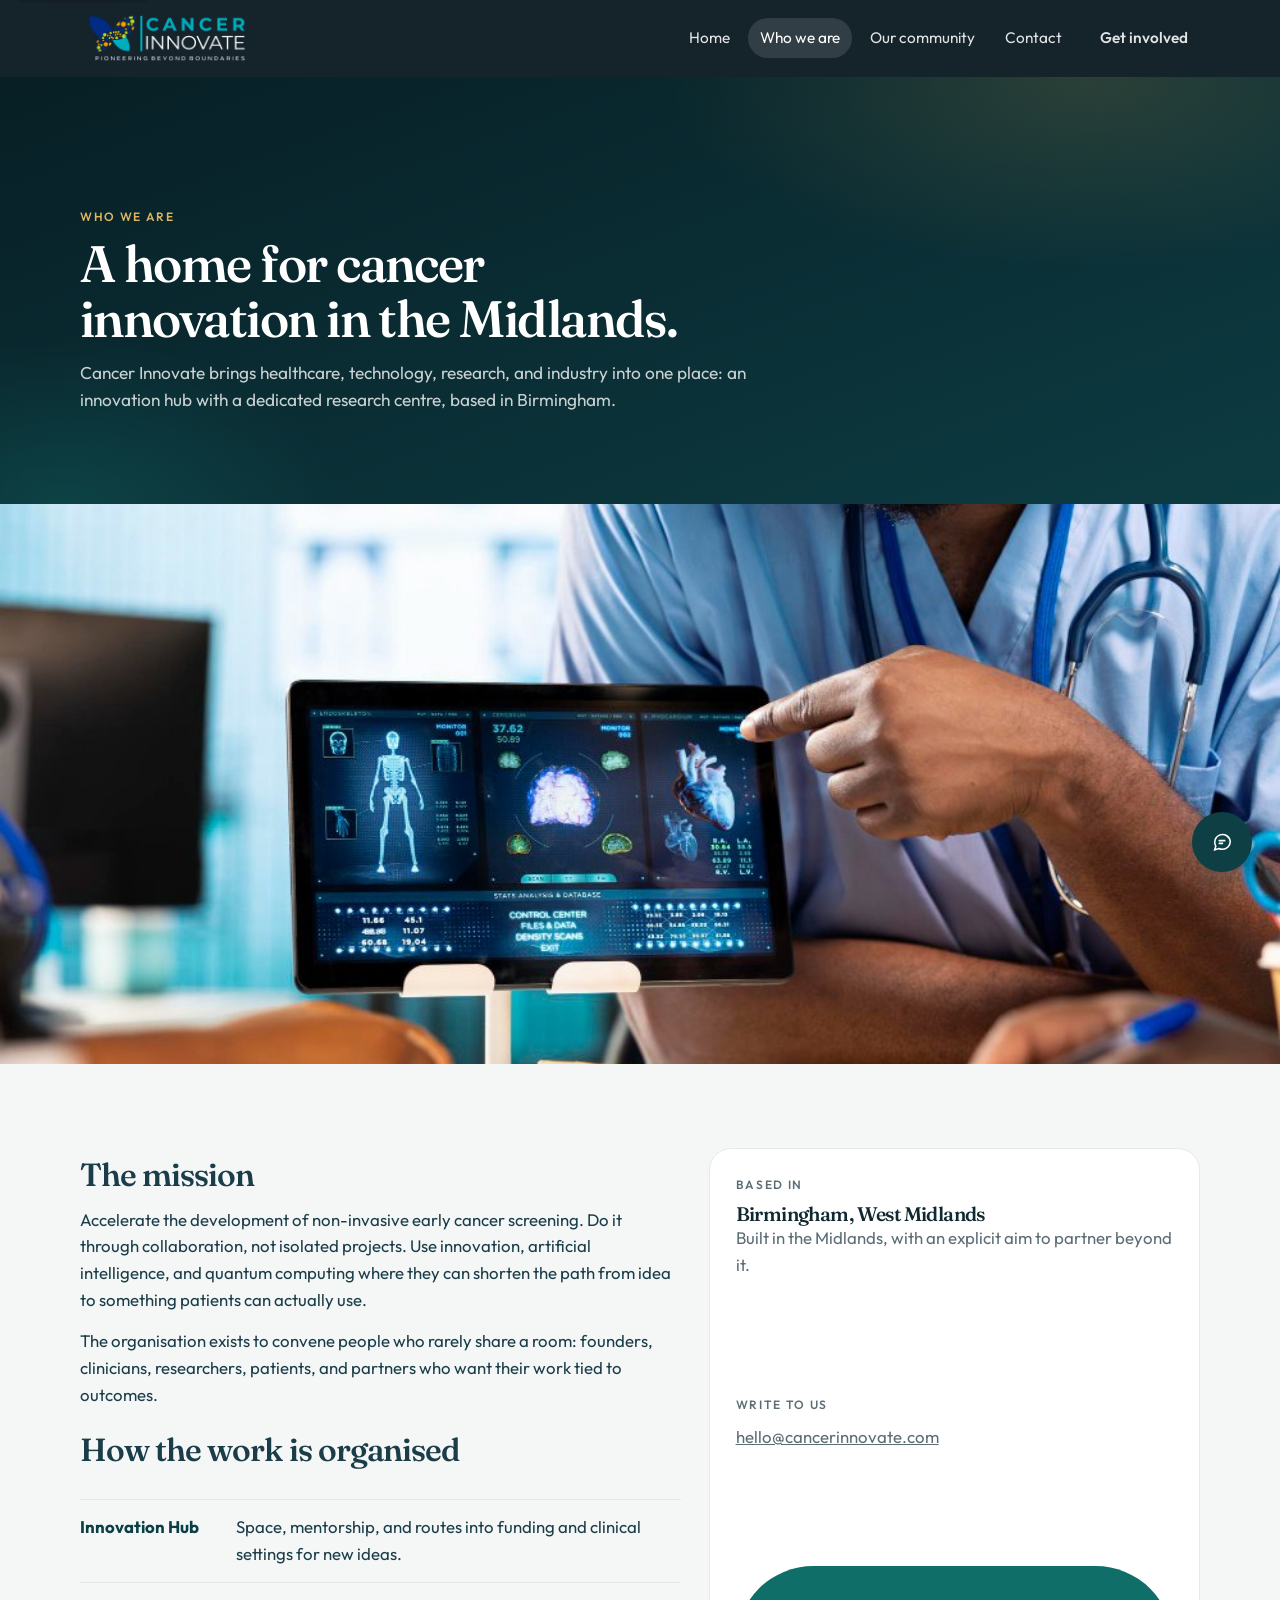
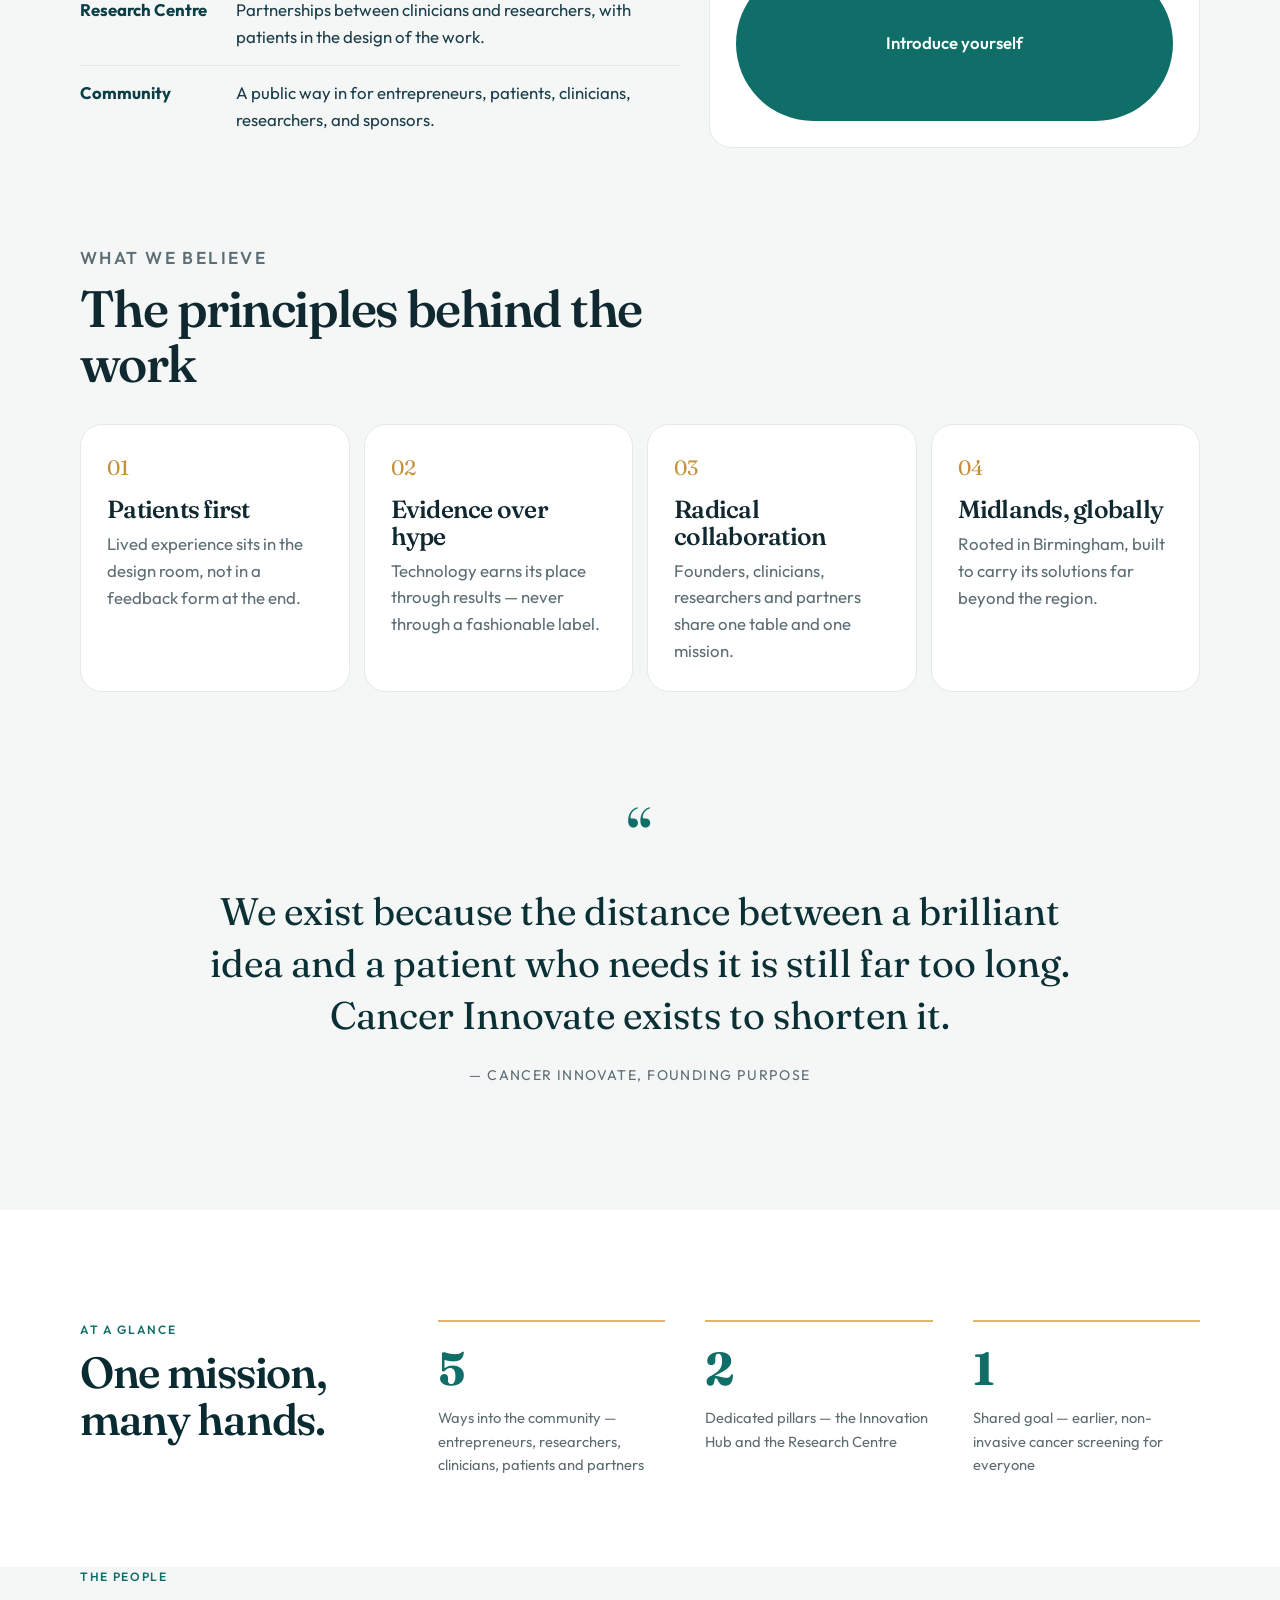
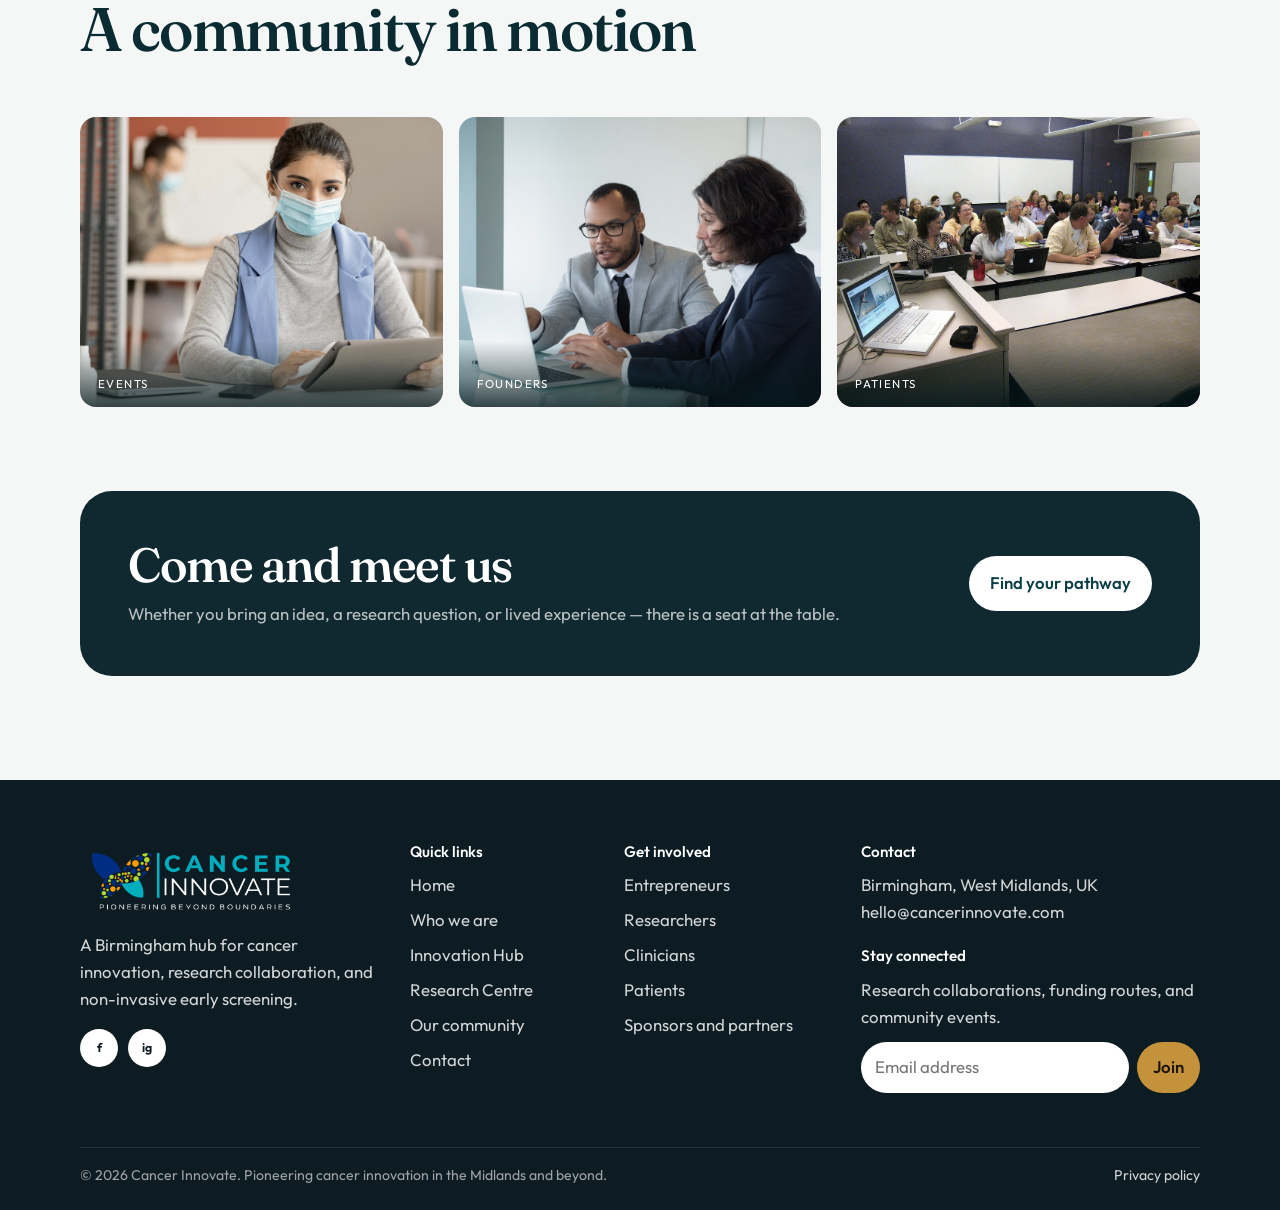
<file: who-we-are.html>
<!DOCTYPE html>
<html lang="en">
<head>
  <meta charset="utf-8">
  <meta name="viewport" content="width=device-width, initial-scale=1">
  <title>Who we are | Cancer Innovate</title>
  <meta name="description" content="Cancer Innovate is a Birmingham innovation hub and research centre focused on non-invasive early cancer screening.">
  <link rel="canonical" href="https://cancerinnovate.com/who-we-are.html">
  <meta name="robots" content="index, follow, max-image-preview:large">
  <meta name="geo.region" content="GB-WMN">
  <meta name="geo.placename" content="Birmingham">
  <meta property="og:type" content="website">
  <meta property="og:site_name" content="Cancer Innovate">
  <meta property="og:locale" content="en_GB">
  <meta property="og:title" content="Who we are | Cancer Innovate">
  <meta property="og:description" content="Cancer Innovate is a Birmingham innovation hub and research centre focused on non-invasive early cancer screening.">
  <meta property="og:url" content="https://cancerinnovate.com/who-we-are.html">
  <meta property="og:image" content="https://cancerinnovate.com/images/hero-poster.jpg">
  <meta property="og:image:alt" content="Cancer Innovate — pioneering cancer innovation in the Midlands">
  <meta name="twitter:card" content="summary_large_image">
  <meta name="twitter:title" content="Who we are | Cancer Innovate">
  <meta name="twitter:description" content="Cancer Innovate is a Birmingham innovation hub and research centre focused on non-invasive early cancer screening.">
  <meta name="twitter:image" content="https://cancerinnovate.com/images/hero-poster.jpg">
  <meta name="theme-color" content="#071f25">
  <script type="application/ld+json">
  {
    "@context": "https://schema.org",
    "@type": "WebPage",
    "name": "Who we are | Cancer Innovate",
    "description": "Cancer Innovate is a Birmingham innovation hub and research centre focused on non-invasive early cancer screening.",
    "url": "https://cancerinnovate.com/who-we-are.html",
    "inLanguage": "en-GB",
    "isPartOf": { "@type": "WebSite", "name": "Cancer Innovate", "url": "https://cancerinnovate.com/" },
    "publisher": {
      "@type": "Organization",
      "name": "Cancer Innovate",
      "url": "https://cancerinnovate.com/",
      "logo": "https://cancerinnovate.com/images/logo.png",
      "email": "hello@cancerinnovate.com",
      "address": { "@type": "PostalAddress", "addressLocality": "Birmingham", "addressRegion": "West Midlands", "addressCountry": "GB" },
      "sameAs": ["https://web.facebook.com/CancerInnovate/", "https://instagram.com/CancerInnovate/"]
    }
  }
  </script>
  <link rel="icon" href="favicon.svg">
  <link rel="preconnect" href="https://fonts.googleapis.com">
  <link rel="preconnect" href="https://fonts.gstatic.com" crossorigin>
  <link href="https://fonts.googleapis.com/css2?family=Fraunces:opsz,wght@9..144,500;9..144,620&family=Outfit:wght@380;500;570&display=swap" rel="stylesheet">
  <link rel="stylesheet" href="css/styles.css">
</head>
<body data-page="who">
  <a class="skip" href="#content">Skip to content</a>
  <div id="header"></div>
  <main id="content">
    <header class="page-hero">
      <div class="wrap">
        <p class="kicker">Who we are</p>
        <h1>A home for cancer innovation in the Midlands.</h1>
        <p class="intro">Cancer Innovate brings healthcare, technology, research, and industry into one place: an innovation hub with a dedicated research centre, based in Birmingham.</p>
      </div>
    </header>
    <figure class="page-figure"><img src="images/impact.jpg" alt="The Cancer Innovate community" fetchpriority="high"></figure>
    <section class="section">
      <div class="wrap split">
        <div class="prose">
          <h2>The mission</h2>
          <p>Accelerate the development of non-invasive early cancer screening. Do it through collaboration, not isolated projects. Use innovation, artificial intelligence, and quantum computing where they can shorten the path from idea to something patients can actually use.</p>
          <p>The organisation exists to convene people who rarely share a room: founders, clinicians, researchers, patients, and partners who want their work tied to outcomes.</p>
          <h2>How the work is organised</h2>
          <ul class="feature-list">
            <li><strong>Innovation Hub</strong><span>Space, mentorship, and routes into funding and clinical settings for new ideas.</span></li>
            <li><strong>Research Centre</strong><span>Partnerships between clinicians and researchers, with patients in the design of the work.</span></li>
            <li><strong>Community</strong><span>A public way in for entrepreneurs, patients, clinicians, researchers, and sponsors.</span></li>
          </ul>
        </div>
        <aside class="panel stack">
          <div>
            <p class="kicker">Based in</p>
            <h3>Birmingham, West Midlands</h3>
            <p>Built in the Midlands, with an explicit aim to partner beyond it.</p>
          </div>
          <div>
            <p class="kicker">Write to us</p>
            <p><a href="mailto:hello@cancerinnovate.com">hello@cancerinnovate.com</a></p>
          </div>
          <a class="btn btn-primary" href="contact.html">Introduce yourself</a>
        </aside>
      </div>
    </section>
    <section class="section" style="padding-top:0">
      <div class="wrap">
        <div class="section-head">
          <p class="kicker">What we believe</p>
          <h2>The principles behind the work</h2>
        </div>
        <div class="work-grid">
          <article class="work-item"><span class="num">01</span><h3>Patients first</h3><p>Lived experience sits in the design room, not in a feedback form at the end.</p></article>
          <article class="work-item"><span class="num">02</span><h3>Evidence over hype</h3><p>Technology earns its place through results — never through a fashionable label.</p></article>
          <article class="work-item"><span class="num">03</span><h3>Radical collaboration</h3><p>Founders, clinicians, researchers and partners share one table and one mission.</p></article>
          <article class="work-item"><span class="num">04</span><h3>Midlands, globally</h3><p>Rooted in Birmingham, built to carry its solutions far beyond the region.</p></article>
        </div>
      </div>
    </section>
    <section class="section" style="padding-top:0">
      <div class="wrap">
        <div class="quote-band">
          <p class="quote-mark">“</p>
          <blockquote>We exist because the distance between a brilliant idea and a patient who needs it is still far too long. Cancer Innovate exists to shorten it.</blockquote>
          <p class="quote-attr">— Cancer Innovate, founding purpose</p>
        </div>
      </div>
    </section>
    <section class="stats-band" aria-label="Cancer Innovate at a glance">
      <div class="wrap stats-grid stats-grid-compact">
        <div class="stat-intro"><p class="kicker">At a glance</p><h2>One mission, many hands.</h2></div>
        <div class="stat"><strong><span data-count="5">5</span></strong><p>Ways into the community — entrepreneurs, researchers, clinicians, patients and partners</p></div>
        <div class="stat"><strong><span data-count="2">2</span></strong><p>Dedicated pillars — the Innovation Hub and the Research Centre</p></div>
        <div class="stat"><strong><span data-static="1">1</span></strong><p>Shared goal — earlier, non-invasive cancer screening for everyone</p></div>
      </div>
    </section>
    <section class="section" style="padding-top:0">
      <div class="wrap">
        <div class="gallery-head">
          <p class="kicker">The people</p>
          <h2>A community in motion</h2>
        </div>
        <div class="gallery-grid">
          <figure><img src="images/events.jpg" loading="lazy" decoding="async" alt="A Cancer Innovate community event"><figcaption>Events</figcaption></figure>
          <figure><img src="images/entrepreneurs.jpg" loading="lazy" decoding="async" alt="Founders collaborating inside the hub"><figcaption>Founders</figcaption></figure>
          <figure><img src="images/patients.jpg" loading="lazy" decoding="async" alt="Patients sharing lived experience"><figcaption>Patients</figcaption></figure>
        </div>
      </div>
    </section>
    <section class="section" style="padding-top:0">
      <div class="wrap cta-band">
        <div>
          <h2>Come and meet us</h2>
          <p>Whether you bring an idea, a research question, or lived experience — there is a seat at the table.</p>
        </div>
        <a class="btn btn-light" href="our-community.html">Find your pathway</a>
      </div>
    </section>
  </main>
  <div id="footer"></div>
  <script src="js/site.js" defer></script>
</body>
</html>
</file>
<file: css/styles.css>
:root {
  --ink: #102830;
  --ink-soft: #1b3d49;
  --teal: #0f6e68;
  --teal-deep: #0b3f45;
  --teal-bright: #1aa396;
  --gold: #c4923a;
  --gold-soft: #f8efdc;
  --paper: #f4f7f6;
  --white: #ffffff;
  --muted: #5c6d74;
  --line: #e3eae8;
  --danger: #9f2d2d;
  --ok: #0d6b4d;
  --shadow: 0 18px 50px rgba(16, 40, 48, 0.08);
  --radius: 22px;
  --header: 76px;
  --serif: "Fraunces", "Iowan Old Style", Georgia, serif;
  --sans: "Outfit", "Avenir Next", "Segoe UI", sans-serif;
}

* { box-sizing: border-box; }
html { scroll-behavior: smooth; }
body {
  margin: 0;
  color: var(--ink);
  background: var(--paper);
  font-family: var(--sans);
  font-size: 1.05rem;
  line-height: 1.6;
  font-weight: 400;
}
img, svg { max-width: 100%; display: block; }
a { color: inherit; }
button, input, select, textarea { font: inherit; }
h1, h2, h3, h4 {
  font-family: var(--serif);
  font-weight: 560;
  letter-spacing: -0.03em;
  line-height: 1.08;
  margin: 0;
}
p { margin: 0; }
.wrap {
  width: min(1120px, calc(100% - 40px));
  margin-inline: auto;
}

.skip {
  position: absolute;
  left: 16px;
  top: -40px;
  background: var(--gold);
  color: var(--ink);
  padding: 8px 12px;
  z-index: 20;
  border-radius: 8px;
}
.skip:focus { top: 12px; }
[id] { scroll-margin-top: 96px; }

.site-header {
  position: sticky;
  top: 0;
  z-index: 30;
  background: rgba(7, 22, 30, 0.94);
  backdrop-filter: blur(16px);
  border-bottom: 1px solid transparent;
}
.site-header.scrolled { border-bottom-color: rgba(255,255,255,0.08); }
.header-inner {
  min-height: var(--header);
  display: flex;
  align-items: center;
  justify-content: space-between;
  gap: 24px;
}
.brand {
  display: flex;
  align-items: center;
  text-decoration: none;
  flex: none;
}
.logo { height: 58px; width: auto; display: block; }
.site-footer .logo { height: 74px; }

.nav {
  display: flex;
  align-items: center;
  gap: 6px;
}
.nav a, .nav-toggle {
  text-decoration: none;
  color: rgba(255,255,255,0.88);
  font-size: 0.96rem;
  padding: 8px 12px;
  border-radius: 999px;
  background: none;
  border: 0;
  cursor: pointer;
}
.nav > a:hover, .nav-toggle:hover, .nav > a[aria-current="page"], .nav-toggle[aria-current="page"] {
  background: rgba(255,255,255,0.12);
  color: white;
}
.submenu a { color: var(--ink-soft); }
.submenu a:hover, .submenu a[aria-current="page"] {
  background: #e7f3f1;
  color: var(--teal-deep);
}
.nav-item { position: relative; }
.submenu {
  display: none;
  position: absolute;
  top: calc(100% - 2px);
  left: 0;
  min-width: 220px;
  background: var(--white);
  border: 1px solid var(--line);
  border-radius: 16px;
  padding: 8px;
  box-shadow: var(--shadow);
}
.nav-item:hover .submenu,
.nav-item:focus-within .submenu,
.nav-item.open .submenu { display: grid; }
.submenu a { display: block; border-radius: 10px; }
.header-cta { margin-left: 8px; }
.menu-btn {
  display: none;
  width: 46px;
  height: 46px;
  border-radius: 14px;
  border: 1px solid rgba(255,255,255,0.28);
  background: transparent;
  cursor: pointer;
}
.menu-btn span, .menu-btn span:before, .menu-btn span:after {
  display: block;
  height: 2px;
  width: 18px;
  background: white;
  position: relative;
  margin: 0 auto;
}
.menu-btn span:before, .menu-btn span:after {
  content: "";
  position: absolute;
  left: 0;
}
.menu-btn span:before { top: -6px; }
.menu-btn span:after { top: 6px; }

.btn {
  display: inline-flex;
  align-items: center;
  justify-content: center;
  gap: 8px;
  text-decoration: none;
  border-radius: 999px;
  padding: 13px 20px;
  border: 1px solid transparent;
  cursor: pointer;
  font-weight: 560;
  transition: transform 0.15s ease, background 0.15s ease;
}
.btn:hover { transform: translateY(-1px); }
.btn-primary { background: var(--teal); color: white; }
.btn-primary:hover { background: #0c5e59; }
.btn-light { background: white; color: var(--teal-deep); }
.btn-ghost {
  background: transparent;
  color: white;
  border-color: rgba(255,255,255,0.35);
}
.btn-ghost:hover { background: rgba(255,255,255,0.08); }
.btn-line {
  background: transparent;
  color: var(--teal-deep);
  border-color: #c9ddd9;
}

.hero {
  background:
    radial-gradient(900px 420px at 90% 0%, rgba(224, 177, 90, 0.22), transparent 55%),
    radial-gradient(700px 380px at 0% 80%, rgba(26, 163, 150, 0.25), transparent 50%),
    linear-gradient(160deg, #071920 0%, #0d3942 58%, #14635d 100%);
  color: #f7fbfa;
  border-bottom-left-radius: 56px;
  border-bottom-right-radius: 56px;
  position: relative;
  overflow: hidden;
}
.hero:before {
  content: "";
  position: absolute;
  inset: 0;
  background-image: radial-gradient(rgba(255,255,255,0.16) 1px, transparent 1px);
  background-size: 22px 22px;
  mask-image: linear-gradient(180deg, rgba(0,0,0,0.55), transparent 80%);
  pointer-events: none;
}
.hero-grid {
  position: relative;
  display: grid;
  grid-template-columns: 1.2fr 0.8fr;
  gap: 48px;
  align-items: center;
  padding: 72px 0 88px;
}
.eyebrow {
  display: inline-flex;
  align-items: center;
  gap: 8px;
  letter-spacing: 0.14em;
  text-transform: uppercase;
  font-size: 0.75rem;
  color: #e7c98a;
  margin-bottom: 18px;
}
.eyebrow:before {
  content: "";
  width: 18px;
  height: 1px;
  background: #e7c98a;
}
.hero h1 {
  font-size: clamp(2.5rem, 4.6vw, 4.15rem);
  font-weight: 560;
  max-width: 11em;
  color: white;
}
.lede {
  margin-top: 22px;
  max-width: 58ch;
  color: rgba(247, 251, 250, 0.84);
  font-size: 1.12rem;
}
.hero-actions { display: flex; flex-wrap: wrap; align-items: center; gap: 12px 34px; margin-top: 36px; }
.hero-panel {
  background: rgba(255,255,255,0.08);
  border: 1px solid rgba(255,255,255,0.14);
  border-radius: 28px;
  padding: 22px;
  backdrop-filter: blur(10px);
}
.hero-panel h2 {
  font-family: var(--sans);
  font-size: 0.78rem;
  letter-spacing: 0.14em;
  text-transform: uppercase;
  font-weight: 560;
  color: #e7c98a;
  margin-bottom: 14px;
}
.mini-link {
  display: grid;
  grid-template-columns: auto 1fr;
  gap: 12px;
  align-items: start;
  text-decoration: none;
  padding: 14px;
  border-radius: 18px;
}
.mini-link:hover { background: rgba(255,255,255,0.08); }
.mini-link strong { display: block; font-weight: 560; }
.mini-link span { color: rgba(247,251,250,0.75); font-size: 0.92rem; }
.dot {
  width: 36px;
  height: 36px;
  border-radius: 12px;
  display: grid;
  place-items: center;
  background: rgba(255,255,255,0.12);
  color: #f3d599;
  font-size: 0.85rem;
}

.pillars {
  display: grid;
  grid-template-columns: repeat(4, 1fr);
  gap: 1px;
  background: var(--line);
  border: 1px solid var(--line);
  border-radius: 24px;
  overflow: hidden;
  margin-top: -36px;
  position: relative;
  box-shadow: var(--shadow);
}
.pillar {
  background: white;
  padding: 22px 20px;
}
.pillar small {
  display: block;
  color: var(--teal);
  letter-spacing: 0.08em;
  text-transform: uppercase;
  font-size: 0.72rem;
  margin-bottom: 6px;
}
.pillar strong { font-weight: 560; font-size: 1.02rem; }

.section { padding: 84px 0; }
.section-head { max-width: 680px; margin-bottom: 32px; }
.section-head h2, .page-hero h1 { font-size: clamp(2.1rem, 4vw, 3.4rem); }
.section-head p, .intro { color: var(--muted); margin-top: 12px; font-size: 1.08rem; }
.kicker {
  color: var(--teal);
  letter-spacing: 0.14em;
  text-transform: uppercase;
  font-size: 0.75rem;
  font-weight: 560;
  margin-bottom: 10px;
}

.cards-3, .cards-2 { display: grid; gap: 16px; }
.cards-3 { grid-template-columns: repeat(3, 1fr); }
.cards-2 { grid-template-columns: repeat(2, 1fr); }
.card, .work-item, .path, .panel {
  background: white;
  border: 1px solid var(--line);
  border-radius: var(--radius);
  padding: 26px;
}
.card h3, .work-item h3, .path h3 { font-size: 1.55rem; margin: 12px 0 8px; }
.card p, .work-item p, .path p, .panel p { color: var(--muted); }
.card a.more, .path a.more {
  display: inline-block;
  margin-top: 16px;
  color: var(--teal);
  font-weight: 560;
  text-decoration: none;
}
.icon-blob {
  width: 46px;
  height: 46px;
  border-radius: 14px;
  display: grid;
  place-items: center;
  background: #e7f4f2;
  color: var(--teal-deep);
}

.split {
  display: grid;
  grid-template-columns: 1.1fr 0.9fr;
  gap: 28px;
  align-items: stretch;
}
.note {
  background: var(--teal-deep);
  color: white;
  border-radius: 28px;
  padding: 32px;
}
.note p { color: rgba(255,255,255,0.82); margin-top: 14px; }
.note ul { margin: 18px 0 0; padding: 0; list-style: none; }
.note li {
  padding: 12px 0;
  border-top: 1px solid rgba(255,255,255,0.12);
}
.work-grid {
  display: grid;
  grid-template-columns: repeat(4, 1fr);
  gap: 14px;
}
.work-item .num {
  font-family: var(--serif);
  color: var(--gold);
  font-size: 1.3rem;
}

.charity {
  display: grid;
  grid-template-columns: 1.4fr auto;
  gap: 24px;
  align-items: center;
  background: var(--gold-soft);
  border-radius: 28px;
  padding: 32px;
}
.charity p { color: #5c4b2e; margin-top: 8px; }

.cta-band {
  background: var(--ink);
  color: white;
  border-radius: 32px;
  padding: 48px;
  display: flex;
  justify-content: space-between;
  align-items: center;
  gap: 24px;
}
.cta-band h2 { font-size: clamp(2rem, 4vw, 3rem); max-width: 16ch; }
.cta-band p { color: rgba(255,255,255,0.72); margin-top: 10px; }

.page-hero {
  padding: 130px 0 90px;
  background:
    radial-gradient(700px 320px at 85% 0%, rgba(213,169,85,.16), transparent 60%),
    radial-gradient(500px 300px at 5% 100%, rgba(26,163,150,.18), transparent 55%),
    linear-gradient(160deg, #071f25 0%, #0d3b42 100%);
  color: white;
  margin-bottom: 0;
}
.page-hero h1 { color: white; max-width: 18ch; }
.page-hero .kicker { color: #dfb763; }
.page-hero .intro, .page-hero p { color: rgba(255,255,255,.78); }
.page-hero p { max-width: 68ch; }
.page-hero a { color: #f0d29a; }
.page-figure { margin: 0; }
.page-figure img { width: 100%; height: clamp(320px, 46vw, 560px); object-fit: cover; display: block; }
.stack { display: grid; gap: 16px; }
.feature-list { margin: 18px 0 0; padding: 0; list-style: none; }
.feature-list li {
  padding: 14px 0;
  border-top: 1px solid var(--line);
  display: grid;
  grid-template-columns: 140px 1fr;
  gap: 16px;
}
.feature-list strong { color: var(--teal-deep); }

.form { display: grid; gap: 14px; }
.field { display: grid; gap: 6px; }
.field span { font-size: 0.92rem; font-weight: 560; }
.field input, .field select, .field textarea {
  width: 100%;
  border: 1px solid #d5e0de;
  background: #fbfefd;
  border-radius: 14px;
  padding: 12px 14px;
  color: var(--ink);
}
.field textarea { min-height: 140px; resize: vertical; }
.field input:focus, .field select:focus, .field textarea:focus {
  outline: 2px solid #9fd4cc;
  border-color: var(--teal);
}
.form-error { color: var(--danger); font-size: 0.92rem; min-height: 1.2em; }
.success {
  background: #e8f6f0;
  color: var(--ok);
  border-radius: 18px;
  padding: 18px;
}
.form-row { display: grid; grid-template-columns: 1fr 1fr; gap: 14px; }
.fine { color: var(--muted); font-size: 0.88rem; }

.site-footer {
  background: #0d1c22;
  color: rgba(255,255,255,0.82);
  padding: 64px 0 24px;
  margin-top: 20px;
}
.footer-grid {
  display: grid;
  grid-template-columns: 1.3fr 0.8fr 0.9fr 1fr;
  gap: 28px;
}
.site-footer h2, .site-footer h3 {
  font-family: var(--sans);
  letter-spacing: 0;
  font-size: 0.95rem;
  margin-bottom: 12px;
  color: white;
}
.site-footer a { color: rgba(255,255,255,0.82); text-decoration: none; }
.site-footer .brand-name span { color: rgba(255,255,255,0.55); }
.site-footer a:hover { color: white; }
.site-footer ul { list-style: none; margin: 0; padding: 0; display: grid; gap: 8px; }
.socials { display: flex; gap: 10px; margin-top: 16px; }
.socials a {
  width: 38px;
  height: 38px;
  border-radius: 50%;
  display: grid;
  place-items: center;
  background: white;
  color: #0d1c22;
  font-size: 0.78rem;
  font-weight: 650;
}
.legal {
  margin-top: 36px;
  padding-top: 16px;
  border-top: 1px solid rgba(255,255,255,0.1);
  display: flex;
  justify-content: space-between;
  gap: 12px;
  font-size: 0.88rem;
  color: rgba(255,255,255,0.6);
}
.newsletter { display: flex; gap: 8px; margin-top: 12px; }
.newsletter input {
  flex: 1;
  border: 0;
  border-radius: 999px;
  padding: 12px 14px;
}
.newsletter button {
  border: 0;
  border-radius: 999px;
  background: var(--gold);
  color: #1d1406;
  padding: 0 16px;
  cursor: pointer;
  font-weight: 560;
}

.prose { display: grid; gap: 14px; color: var(--ink-soft); }
.prose h2 { font-size: 2rem; margin-top: 10px; }
.prose h3 { font-size: 1.35rem; }
.muted { color: var(--muted); }

:focus-visible {
  outline: 3px solid #e0b15a;
  outline-offset: 3px;
}

@media (max-width: 980px) {
  .hero-grid, .split, .footer-grid, .work-grid, .cards-3, .pillars { grid-template-columns: 1fr 1fr; }
  .footer-grid { grid-template-columns: 1fr 1fr; }
  .charity, .cta-band { grid-template-columns: 1fr; display: grid; }
}
@media (max-width: 760px) {
  .menu-btn { display: grid; place-items: center; }
  .nav {
    display: none;
    position: absolute;
    top: var(--header);
    left: 0;
    right: 0;
    background: #f7faf9;
    border-bottom: 1px solid var(--line);
    padding: 12px 20px 20px;
    flex-direction: column;
    align-items: stretch;
  }
  .nav.open { display: flex; }
  .submenu { position: static; box-shadow: none; border: 0; padding-left: 12px; }
  .hero-grid, .split, .cards-3, .cards-2, .work-grid, .pillars, .footer-grid, .form-row, .feature-list li {
    grid-template-columns: 1fr;
  }
  .hero { border-bottom-left-radius: 28px; border-bottom-right-radius: 28px; }
  .hero-grid { padding: 42px 0 64px; }
  .section { padding: 56px 0; }
  .cta-band, .charity { padding: 24px; }
  .legal { flex-direction: column; }
  .header-cta { margin: 8px 12px; }
}

@media (prefers-reduced-motion: reduce) {
  html { scroll-behavior: auto; }
  .btn { transition: none; }
}

.home-page {
  --ink: #071f25;
  --teal: #007f78;
  --teal-deep: #052f34;
  --gold: #d5a955;
  --paper: #f5f3ee;
  --serif: "Playfair Display", Georgia, serif;
  --sans: "Manrope", "Helvetica Neue", sans-serif;
  background: var(--paper);
}
.home-page .site-header { position: absolute; width: 100%; background: transparent; }
.home-page .site-header.scrolled { position: fixed; background: rgba(5, 27, 32, .94); border-color: rgba(255,255,255,.1); }
.home-page .header-inner { min-height: 94px; }
.home-page .logo { content: url("../images/logo-white.png"); height: 68px; }
.home-page .header-cta { background: transparent; border: 1px solid rgba(255,255,255,.5); }
.home-page h1, .home-page h2, .home-page h3 { font-family: var(--serif); font-weight: 500; }
.hero-cinematic { height: min(900px, 100vh); min-height: 720px; border-radius: 0; display: flex; align-items: stretch; }
.hero-video, .hero-shade { position: absolute; inset: 0; width: 100%; height: 100%; }
.hero-video { object-fit: cover; }
.hero-shade { background: linear-gradient(90deg, rgba(2,19,25,.9) 0%, rgba(3,24,30,.68) 48%, rgba(3,24,30,.22) 100%), linear-gradient(0deg, rgba(2,18,23,.78), transparent 45%); }
.hero-cinematic:before { background: linear-gradient(90deg, rgba(213,169,85,.18) 1px, transparent 1px); background-size: calc(100% / 6) 100%; mask-image: none; opacity: .3; }
.hero-luxury { position: relative; z-index: 2; display: flex; flex-direction: column; justify-content: flex-end; padding-bottom: 48px; flex: 1; }
.hero-copy { max-width: 920px; margin: auto; padding-top: 110px; padding-bottom: 40px; text-align: center; }
.hero-copy .eyebrow { justify-content: center; }
.hero-copy .lede { margin-left: auto; margin-right: auto; }
.hero-copy .hero-actions { justify-content: center; }
.hero-copy h1 { font-size: clamp(4rem, 7.2vw, 7.5rem); line-height: .98; letter-spacing: -.055em; text-wrap: balance; }
.hero-copy h1 em, .community-copy h2 em, .final-cta h2 em { color: #e4bd70; font-weight: 500; }
.hero-copy .lede { max-width: 520px; margin-top: 26px; font-size: 1.12rem; line-height: 1.85; color: rgba(247,251,250,.78); }
.btn-gold { color: #102328; background: #dfb763; padding: 15px 24px; }
.btn-gold:hover { background: #edcc87; }
.text-link { display: inline-flex; gap: 24px; align-items: center; color: var(--teal-deep); text-decoration: none; border-bottom: 1px solid currentColor; padding: 4px 0 8px; font-weight: 600; }
.text-link.light { color: white; border-color: rgba(255,255,255,.45); }
.text-link span { transition: transform .2s ease; }
.text-link:hover span { transform: translate(3px,-3px); }
.hero-foot { display: grid; grid-template-columns: repeat(4, 1fr); margin-top: 60px; padding-top: 24px; border-top: 1px solid rgba(255,255,255,.25); }
.hero-foot p { color: rgba(255,255,255,.74); font-size: .78rem; letter-spacing: .14em; text-transform: uppercase; text-align: center; }
.scroll-cue { position: absolute; z-index: 3; right: 30px; bottom: 48px; color: white; text-decoration: none; writing-mode: vertical-rl; text-transform: uppercase; letter-spacing: .16em; font-size: .65rem; display: flex; align-items: center; gap: 14px; }
.scroll-cue span { display: block; height: 55px; width: 1px; background: rgba(255,255,255,.5); }
.statement { padding: 150px 0; }
.statement-grid { display: grid; grid-template-columns: 1fr 4fr; gap: 50px; }
.statement-grid h2 { font-size: clamp(3rem, 5.6vw, 5.7rem); line-height: 1.05; max-width: 16ch; color: #092b31; }
.statement-copy { max-width: 710px; margin: 36px 0 26px; color: #637074; font-size: 1.16rem; line-height: 1.8; }
.focus-showcase { display: grid; grid-template-columns: 1.08fr .92fr; min-height: 730px; background: #082f34; color: white; }
.focus-image { position: relative; min-height: 620px; overflow: hidden; }
.focus-image img { width: 100%; height: 100%; object-fit: cover; filter: saturate(.75); transition: transform 1s ease; }
.focus-image:hover img { transform: scale(1.02); }
.image-caption { position: absolute; left: 30px; bottom: 24px; font-size: .75rem; letter-spacing: .1em; text-transform: uppercase; }
.image-caption span { color: #e4bd70; margin-right: 20px; }
.focus-content { padding: clamp(60px, 8vw, 120px); align-self: center; }
.focus-content .kicker { color: #dfb763; }
.focus-content h2 { font-size: clamp(3rem, 4.6vw, 5rem); max-width: 10ch; }
.focus-content > p:not(.kicker) { margin: 28px 0 45px; color: rgba(255,255,255,.68); max-width: 550px; }
.focus-list { border-top: 1px solid rgba(255,255,255,.18); }
.focus-list a { display: grid; grid-template-columns: 38px 1fr auto; align-items: center; gap: 12px; padding: 22px 0; border-bottom: 1px solid rgba(255,255,255,.18); text-decoration: none; }
.focus-list a > span { color: #dfb763; font-size: .75rem; }
.focus-list strong { font-family: var(--serif); font-size: 1.35rem; font-weight: 500; }
.focus-list small { grid-column: 2; color: rgba(255,255,255,.55); }
.focus-list b { grid-column: 3; grid-row: 1 / 3; font-weight: 400; transition: transform .2s; }
.focus-list a:hover b { transform: translate(3px,-3px); }
.impact-section { padding: 140px 0; background: #fff; }
.impact-heading { display: grid; grid-template-columns: 2fr 1fr; gap: 80px; align-items: end; margin-bottom: 70px; }
.impact-heading h2 { font-size: clamp(3rem, 5vw, 5.3rem); }
.impact-heading > p { color: #687578; line-height: 1.8; }
.impact-grid { display: grid; grid-template-columns: 1fr 1fr; border-top: 1px solid #dce2e0; }
.impact-card { min-height: 330px; padding: 38px; border-bottom: 1px solid #dce2e0; display: flex; flex-direction: column; justify-content: space-between; transition: background .25s ease; }
.impact-card:hover { background: #f2f7f6; }
.impact-card-featured:hover { background: #dfeeea; }
.impact-card:nth-child(odd) { border-right: 1px solid #dce2e0; }
.impact-card > span { color: var(--teal); font-size: .75rem; }
.impact-card h3 { font-size: 2.25rem; margin-bottom: 14px; }
.impact-card p { color: #697578; max-width: 48ch; }
.impact-card-featured { background: #e7f0ee; }
.community-luxury { background: #ebe8e0; padding: 140px 0; }
.community-grid { display: grid; grid-template-columns: 1fr 1fr; gap: 120px; }
.community-copy h2 { font-size: clamp(3rem, 4.8vw, 5rem); color: #092b31; }
.community-copy h2 em { color: var(--teal); }
.community-copy > p:not(.kicker) { color: #657174; max-width: 540px; margin: 28px 0 34px; }
.btn-outline-dark { border-color: #173d42; color: #173d42; }
.community-roles { border-top: 1px solid #aeb9b7; }
.community-roles a { display: grid; grid-template-columns: 50px 1fr auto; padding: 25px 5px; border-bottom: 1px solid #aeb9b7; text-decoration: none; font-family: var(--serif); font-size: 1.65rem; align-items: center; }
.community-roles span { font-family: var(--sans); color: var(--teal); font-size: .7rem; }
.community-roles b { font-family: var(--sans); font-weight: 400; transition: transform .2s; }
.community-roles a:hover b { transform: translate(3px,-3px); }
.charity-luxury { background: #052c31; color: white; padding: 65px 0; }
.charity-inner { display: grid; grid-template-columns: 1fr 1.2fr auto; gap: 70px; align-items: center; }
.charity-inner .kicker { color: #dfb763; }
.charity-inner h2 { font-size: 3rem; }
.charity-inner > p { color: rgba(255,255,255,.67); }
.final-cta { padding: 150px 0; text-align: center; background: linear-gradient(rgba(3,25,30,.86),rgba(3,25,30,.9)), url("../images/cta.jpg") center/cover; color: white; }
.final-cta .kicker { color: #dfb763; }
.final-cta h2 { font-size: clamp(4rem, 7vw, 7rem); line-height: 1; margin: 20px auto 40px; }
.home-page .site-footer { margin: 0; }
.vision-ribbon { overflow: hidden; background: #dfb763; color: #102b30; padding: 15px 0; }
.vision-ribbon-track { width: max-content; display: flex; align-items: center; animation: ribbon-scroll 30s linear infinite; }
.vision-ribbon span { padding: 0 34px; font-size: .7rem; font-weight: 600; letter-spacing: .16em; text-transform: uppercase; }
.vision-ribbon i { width: 5px; height: 5px; border: 1px solid currentColor; border-radius: 50%; }
@keyframes ribbon-scroll { to { transform: translateX(-50%); } }
.understanding-section { padding: 140px 0; background: var(--paper); }
.understanding-head { max-width: 780px; margin-bottom: 60px; }
.understanding-head h2 { font-size: clamp(3rem, 5vw, 5.2rem); color: #092b31; letter-spacing: -.03em; }
.understanding-head > p:not(.kicker) { color: #687578; margin-top: 20px; font-size: 1.08rem; }
.understanding-grid { display: grid; grid-template-columns: repeat(3, 1fr); border-top: 1px solid #d6ddda; }
.understanding-card { padding: 36px 36px 40px 0; border-bottom: 1px solid #d6ddda; }
.understanding-card span { display: block; color: var(--teal); font-size: .72rem; letter-spacing: .1em; margin-bottom: 20px; }
.understanding-card h3 { font-size: 1.7rem; color: #0a3036; margin-bottom: 14px; }
.understanding-card p { color: #67757a; line-height: 1.75; font-size: .98rem; }
.editorial-story { position: relative; overflow: hidden; background: #061f25; color: white; padding: 150px 0; }
.editorial-story:before { content: "INNOVATE"; position: absolute; left: -25px; bottom: -70px; color: rgba(255,255,255,.025); font-family: var(--serif); font-size: clamp(9rem, 21vw, 21rem); line-height: 1; letter-spacing: -.07em; pointer-events: none; }
.editorial-grid { position: relative; display: grid; grid-template-columns: .82fr 1.18fr; align-items: center; gap: clamp(70px, 9vw, 150px); }
.editorial-copy { position: relative; z-index: 2; }
.editorial-copy .kicker { color: #dfb763; }
.editorial-copy h2 { font-size: clamp(3rem, 5vw, 5.4rem); line-height: 1.03; }
.editorial-copy > p:not(.kicker) { color: rgba(255,255,255,.64); margin: 28px 0; line-height: 1.8; }
.editorial-copy blockquote { margin: 40px 0; padding: 0 0 0 24px; border-left: 1px solid #dfb763; font-family: var(--serif); font-size: 1.45rem; font-style: italic; color: rgba(255,255,255,.9); }
.editorial-images { position: relative; min-height: 680px; }
.editorial-image { position: absolute; margin: 0; overflow: hidden; background: #12363b; }
.editorial-image img { width: 100%; height: 100%; object-fit: cover; filter: saturate(.72) contrast(1.03); transition: transform 1.1s cubic-bezier(.2,.7,.2,1); }
.editorial-image:hover img { transform: scale(1.035); }
.editorial-image-main { width: 76%; height: 540px; top: 0; right: 0; }
.editorial-image-small { width: 49%; height: 315px; left: 0; bottom: 0; border: 12px solid #061f25; }
.editorial-image figcaption { position: absolute; bottom: 0; left: 0; right: 0; padding: 38px 20px 18px; background: linear-gradient(transparent,rgba(2,18,22,.8)); font-size: .68rem; letter-spacing: .1em; text-transform: uppercase; }

[data-reveal] { opacity: 0; transform: translateY(28px); transition: opacity .8s ease, transform .8s ease; }
[data-reveal].revealed { opacity: 1; transform: none; }
.impact-card:nth-child(2) { transition-delay: .08s; }
.impact-card:nth-child(3) { transition-delay: .16s; }
.impact-card:nth-child(4) { transition-delay: .24s; }
.home-page ::selection { background: #dfb763; color: #09272d; }
@media (max-width: 900px) {
  .focus-showcase, .community-grid, .editorial-grid { grid-template-columns: 1fr; }
  .statement-grid { grid-template-columns: 1fr; gap: 20px; }
  .understanding-grid { grid-template-columns: 1fr; }
  .understanding-card { padding-right: 0; }
  .charity-inner { grid-template-columns: 1fr; gap: 25px; }
  .editorial-grid { gap: 70px; }
  .editorial-images { min-height: 620px; max-width: 680px; width: 100%; margin: auto; }
  .focus-image { min-height: 520px; }
  .community-grid { gap: 60px; }
  .home-page .logo { height: 55px; }
}
@media (max-width: 760px) {
  .home-page .nav a, .home-page .nav-toggle { color: var(--ink); }
  .home-page .header-cta { border-color: var(--teal); color: white !important; }
  .hero-cinematic { min-height: 100svh; height: auto; }
  .hero-copy { padding-top: 130px; padding-bottom: 0; }
  .hero-copy h1 { font-size: clamp(2.9rem, 13vw, 4rem); }
  .hero-copy .lede { font-size: 1rem; margin-top: 20px; }
  .hero-actions { flex-direction: column; align-items: stretch; gap: 16px; }
  .hero-actions .text-link { justify-content: center; }
  .hero-foot { grid-template-columns: 1fr 1fr; gap: 14px; margin-top: 44px; }
  .scroll-cue { display: none; }
  .statement, .impact-section, .community-luxury, .final-cta, .editorial-story, .understanding-section { padding: 90px 0; }
  .statement-grid h2, .impact-heading h2 { font-size: 2.9rem; }
  .editorial-images { min-height: 470px; }
  .editorial-image-main { width: 86%; height: 385px; }
  .editorial-image-small { width: 54%; height: 220px; border-width: 8px; }
  .focus-content { padding: 60px 24px; }
  .impact-heading, .impact-grid { grid-template-columns: 1fr; gap: 25px; }
  .impact-card:nth-child(odd) { border-right: 0; }
  .impact-card { min-height: 280px; padding: 30px 10px; }
  .community-grid { gap: 55px; }
  .final-cta h2 { font-size: 3.7rem; }
}
@media (prefers-reduced-motion: reduce) {
  [data-reveal] { opacity: 1; transform: none; transition: none; }
  .vision-ribbon-track { animation: none; }
  .hero-video { display: none; }
  .hero-cinematic { background: url("../images/hero-poster.jpg") center/cover; }
}

/* Assistant */
.chatbot { position: fixed; right: 28px; bottom: 28px; z-index: 60; font-family: var(--sans); }
.chatbot-toggle {
  width: 60px; height: 60px; border: 0; border-radius: 50%; cursor: pointer;
  display: grid; place-items: center; color: white;
  background: #0d3f45; box-shadow: 0 12px 30px rgba(6, 40, 45, .35);
  transition: transform .2s ease, background .2s ease;
}
.chatbot-toggle:hover { transform: translateY(-3px); background: #0f5259; }
.chatbot.open .chatbot-toggle { background: #0a2e33; }
.chatbot-panel {
  position: absolute; right: 0; bottom: 76px; width: min(380px, calc(100vw - 40px));
  background: white; border-radius: 20px; overflow: hidden;
  box-shadow: 0 24px 70px rgba(5, 32, 38, .28); border: 1px solid #e2e9e7;
  display: flex; flex-direction: column;
}
.chatbot-panel[hidden] { display: none; }
.chatbot-head {
  display: flex; align-items: center; gap: 12px; padding: 15px 16px;
  background: #0a2e33; color: white;
}
.chatbot-avatar {
  width: 40px; height: 40px; flex: none; border-radius: 50%; overflow: hidden;
  display: grid; place-items: center; background: #123f46;
  font-family: var(--serif); font-size: .9rem; color: #dfb763;
}
.chatbot-avatar img { width: 30px; height: 30px; object-fit: contain; }
.chatbot-head strong { display: block; font-size: .92rem; letter-spacing: .01em; }
.chatbot-head span { display: flex; align-items: center; gap: 6px; font-size: .74rem; color: rgba(255,255,255,.6); }
.chat-status { width: 7px; height: 7px; border-radius: 50%; background: #37c98a; display: inline-block; }
.chatbot-close { margin-left: auto; border: 0; background: none; color: rgba(255,255,255,.7); font-size: 1.35rem; cursor: pointer; line-height: 1; padding: 4px; }
.chatbot-close:hover { color: white; }
.chatbot-body { height: 300px; overflow-y: auto; padding: 18px 16px; display: flex; flex-direction: column; gap: 10px; background: #f7faf9; }
.chat-msg {
  max-width: 84%; margin: 0; padding: 11px 14px; border-radius: 4px 16px 16px 16px;
  background: white; border: 1px solid #e2eae8; color: #16333a; font-size: .9rem; line-height: 1.6;
}
.chat-msg.mine { align-self: flex-end; border-radius: 16px 4px 16px 16px; background: #0d5c64; border-color: #0d5c64; color: white; }
.chat-link { display: inline-block; margin-top: 7px; color: #0b7d86; font-weight: 600; text-decoration: none; border-bottom: 1px solid #bcdfe2; padding-bottom: 1px; }
.chat-link:hover { color: #0a5c64; }
.chat-typing { display: inline-flex; gap: 4px; align-self: flex-start; padding: 14px 16px; }
.chat-typing i { width: 6px; height: 6px; border-radius: 50%; background: #9bbab8; animation: chat-bounce 1.1s infinite; }
.chat-typing i:nth-child(2) { animation-delay: .15s; }
.chat-typing i:nth-child(3) { animation-delay: .3s; }
@keyframes chat-bounce { 0%,60%,100% { transform: translateY(0); } 30% { transform: translateY(-5px); } }
.chatbot-chips { display: flex; flex-wrap: wrap; gap: 7px; padding: 12px 16px; background: #f7faf9; border-top: 1px solid #e6eeee; }
.chatbot-chips button {
  border: 1px solid #cfdedd; background: white; color: #0d5c64; border-radius: 999px;
  padding: 7px 13px; font-size: .78rem; cursor: pointer; transition: border-color .15s, background .15s;
}
.chatbot-chips button:hover { border-color: #0d8a94; background: #eef7f6; }
.chatbot-form { display: flex; gap: 8px; padding: 12px 16px 14px; background: #f7faf9; }
.chatbot-form input {
  flex: 1; border: 1px solid #d5e2e1; border-radius: 999px; padding: 11px 16px;
  font-size: .9rem; background: white; color: var(--ink);
}
.chatbot-form input:focus { outline: none; border-color: #0d8a94; box-shadow: 0 0 0 3px rgba(13,138,148,.14); }
.chatbot-form button {
  width: 44px; height: 44px; flex: none; border: 0; border-radius: 50%; cursor: pointer;
  background: #0d5c64; color: white; display: grid; place-items: center; transition: background .15s;
}
.chatbot-form button:hover { background: #0b4b52; }
@media (max-width: 760px) {
  .chatbot { right: 16px; bottom: 16px; }
  .chatbot-panel { position: fixed; right: 12px; left: 12px; bottom: 90px; width: auto; }
}

/* Motion & imagery */
.photo-marquee { overflow: hidden; background: #fff; padding: 0 0 10px; }
.photo-marquee-track { display: flex; gap: 18px; width: max-content; animation: photo-scroll 42s linear infinite; }
.photo-marquee:hover .photo-marquee-track { animation-play-state: paused; }
.photo-marquee figure { margin: 0; width: 340px; height: 240px; border-radius: 14px; overflow: hidden; flex: none; }
.photo-marquee img { width: 100%; height: 100%; object-fit: cover; filter: saturate(.75); transition: filter .4s ease, transform .8s ease; }
.photo-marquee figure:hover img { filter: saturate(1); transform: scale(1.05); }
@keyframes photo-scroll { to { transform: translateX(-50%); } }

.hero-video { animation: hero-drift 26s ease-in-out infinite alternate; }
@keyframes hero-drift { from { transform: scale(1) } to { transform: scale(1.07) } }

.scroll-cue span { animation: cue-pulse 2s ease-in-out infinite; }
@keyframes cue-pulse { 0%,100% { opacity: .4; } 50% { opacity: 1; } }


.mosaic-tile img, .editorial-image img, .focus-image img, .panel-photo img, .community-banner img { will-change: transform; }

@media (prefers-reduced-motion: reduce) {
  .photo-marquee-track, .hero-video, .scroll-cue span { animation: none; }
}
@media (max-width: 760px) {
  .photo-marquee figure { width: 240px; height: 170px; }
}

/* Live statistics */
.stats-band { background: #fff; padding: 110px 0 90px; }
.stats-grid { display: grid; grid-template-columns: 1.15fr 1fr 1fr 1fr 1fr; gap: 40px; align-items: start; }
.stat-intro h2 { font-size: clamp(2.2rem, 3.4vw, 3.4rem); color: #092b31; letter-spacing: -.03em; }
.stat strong { display: block; font-family: var(--serif); font-size: clamp(2.6rem, 3.6vw, 4rem); color: var(--teal); line-height: 1; margin-bottom: 14px; }
.stat p { color: #5f6d70; font-size: .92rem; line-height: 1.6; }
.stat small { display: block; margin-top: 6px; color: #9aa8aa; font-size: .72rem; }
.stat { border-top: 2px solid #dfb763; padding-top: 24px; }
@media (max-width: 980px) {
  .stats-grid { grid-template-columns: 1fr 1fr; gap: 36px; }
  .stat-intro { grid-column: 1 / -1; }
}
@media (max-width: 560px) { .stats-grid { grid-template-columns: 1fr; } }
.stats-grid-compact { grid-template-columns: 1.4fr 1fr 1fr 1fr; }

/* Stats figure */
.stats-figure { position: relative; margin: 60px auto 0; border-radius: var(--radius); overflow: hidden; }
.stats-figure img { width: 100%; height: clamp(240px, 36vw, 420px); object-fit: cover; filter: saturate(.8); }
.stats-figure .image-caption { color: white; }

/* Film section */
.film-section { background: #061f25; color: white; padding: 130px 0; }
.film-grid { display: grid; grid-template-columns: .9fr 1.1fr; gap: clamp(50px, 7vw, 110px); align-items: center; }
.film-copy .kicker { color: #dfb763; }
.film-copy h2 { font-size: clamp(2.8rem, 4.6vw, 4.8rem); }
.film-copy > p:not(.kicker) { color: rgba(255,255,255,.68); margin: 26px 0 34px; line-height: 1.8; max-width: 48ch; }
.film-frame { border-radius: 22px; overflow: hidden; box-shadow: 0 30px 80px rgba(0,0,0,.45); border: 1px solid rgba(255,255,255,.1); }
.film-frame video { display: block; width: 100%; aspect-ratio: 16/9; object-fit: cover; background: #02161a; }

/* Gallery section */
.gallery-section { padding: 130px 0; background: var(--paper); }
.gallery-head { max-width: 720px; margin-bottom: 55px; }
.gallery-head h2 { font-size: clamp(2.8rem, 4.8vw, 4.8rem); color: #092b31; }
.gallery-head > p:not(.kicker) { color: #687578; margin-top: 18px; font-size: 1.05rem; }
.gallery-grid { display: grid; grid-template-columns: repeat(3, 1fr); gap: 16px; }
.gallery-grid figure { position: relative; margin: 0; border-radius: 16px; overflow: hidden; height: 290px; background: #dfe8e6; }
.gallery-grid img { width: 100%; height: 100%; object-fit: cover; filter: saturate(.78); transition: transform .8s ease, filter .4s ease; }
.gallery-grid figure:hover img { transform: scale(1.05); filter: saturate(1); }
.gallery-grid figcaption { position: absolute; left: 0; right: 0; bottom: 0; padding: 34px 18px 14px; background: linear-gradient(transparent, rgba(4,24,28,.78)); color: white; font-size: .72rem; letter-spacing: .12em; text-transform: uppercase; }

/* FAQ section */
.faq-section { padding: 120px 0 140px; background: #fff; }
.faq-head { margin-bottom: 50px; }
.faq-head h2 { font-size: clamp(2.8rem, 4.6vw, 4.6rem); color: #092b31; }
.faq-list { max-width: 860px; }
.faq-item { border-top: 1px solid #dde4e2; padding: 26px 0; }
.faq-item:last-child { border-bottom: 1px solid #dde4e2; }
.faq-item summary { list-style: none; cursor: pointer; font-family: var(--serif); font-size: 1.5rem; color: #0a3036; display: flex; justify-content: space-between; align-items: center; gap: 20px; }
.faq-item summary::-webkit-details-marker { display: none; }
.faq-item summary:after { content: "+"; font-family: var(--sans); color: var(--teal); font-size: 1.6rem; flex: none; transition: transform .2s; }
.faq-item[open] summary:after { transform: rotate(45deg); }
.faq-item p { color: #5f6d70; margin-top: 16px; max-width: 68ch; line-height: 1.75; }

@media (max-width: 900px) {
  .film-grid { grid-template-columns: 1fr; }
  .gallery-grid { grid-template-columns: 1fr 1fr; }
}
@media (max-width: 760px) {
  .film-section, .gallery-section, .faq-section { padding: 80px 0; }
  .gallery-grid { grid-template-columns: 1fr; }
  .gallery-grid figure { height: 230px; }
  .faq-item summary { font-size: 1.25rem; }
}

/* Partners band */
.partners-band { padding: 110px 0; background: #fff; }
.partners-head { max-width: 640px; margin-bottom: 55px; }
.partners-head h2 { font-size: clamp(2.6rem, 4.4vw, 4.4rem); color: #092b31; }
.partners-head > p { color: #687578; line-height: 1.75; margin-top: 18px; }
.partners-list { list-style: none; margin: 0; padding: 0; display: grid; grid-template-columns: repeat(3, 1fr); gap: 16px; }
.partners-list li { background: #f7faf9; border: 1px solid #e2eae8; border-radius: 18px; padding: 28px 26px; transition: transform .2s ease, box-shadow .2s ease, border-color .2s ease; }
.partners-list li:hover { transform: translateY(-3px); border-color: #b9d8d3; box-shadow: 0 14px 36px rgba(7,45,50,.09); }
.partners-list li span { display: inline-grid; place-items: center; min-width: 34px; height: 34px; padding: 0 8px; border-radius: 999px; background: #e2f1ee; color: var(--teal-deep); font-size: .72rem; font-weight: 600; margin-bottom: 18px; }
.partners-list li strong { display: block; font-family: var(--serif); font-weight: 500; font-size: 1.45rem; color: #0a3036; margin-bottom: 6px; }
.partners-list li small { display: block; color: #7b8789; font-size: .88rem; line-height: 1.55; }

/* Objectives */
.objectives-section { padding: 130px 0; background: #061f25; color: white; }
.objectives-grid { display: grid; grid-template-columns: 1fr 1.2fr; gap: clamp(60px, 8vw, 130px); align-items: start; }
.objectives-intro .kicker { color: #dfb763; }
.objectives-intro h2 { font-size: clamp(3rem, 5vw, 5rem); line-height: 1.02; }
.objectives-intro > p { color: rgba(255,255,255,.62); margin: 26px 0 40px; line-height: 1.8; max-width: 46ch; }
.objectives-counters { display: flex; gap: 60px; }
.objectives-counters strong { display: block; font-family: var(--serif); font-weight: 500; font-size: clamp(3.4rem, 6vw, 5.4rem); color: #dfb763; line-height: 1; }
.objectives-counters p { color: rgba(255,255,255,.6); font-size: .85rem; margin-top: 8px; letter-spacing: .06em; text-transform: uppercase; }
.objectives-list { list-style: none; margin: 0; padding: 0; border-top: 1px solid rgba(255,255,255,.16); }
.objectives-list li { display: flex; align-items: center; gap: 22px; padding: 28px 0; border-bottom: 1px solid rgba(255,255,255,.16); font-family: var(--serif); font-size: clamp(1.3rem, 2.1vw, 1.75rem); }
.objectives-list li span { flex: none; width: 12px; height: 12px; border: 1px solid #dfb763; transform: rotate(45deg); }

@media (max-width: 980px) {
  .objectives-grid { grid-template-columns: 1fr; gap: 40px; }
  .partners-list { grid-template-columns: 1fr 1fr; }
}
@media (max-width: 760px) {
  .partners-band, .objectives-section { padding: 80px 0; }
  .partners-list { grid-template-columns: 1fr; }
  .objectives-counters { gap: 40px; }
}

/* Core principles */
.principles-list { border-top: 1px solid rgba(255,255,255,.16); }
.principle { display: grid; grid-template-columns: 54px 1fr; gap: 20px; padding: 26px 0; border-bottom: 1px solid rgba(255,255,255,.16); }
.principle > span { width: 46px; height: 46px; border-radius: 50%; display: grid; place-items: center; background: rgba(223,183,99,.14); border: 1px solid rgba(223,183,99,.5); color: #dfb763; font-size: .8rem; font-weight: 600; }
.principle h3 { font-size: 1.45rem; font-weight: 500; color: white; margin-bottom: 6px; }
.principle p { color: rgba(255,255,255,.6); font-size: .95rem; line-height: 1.7; max-width: 52ch; }
@media (max-width: 760px) { .principle { grid-template-columns: 44px 1fr; gap: 16px; } .principle > span { width: 38px; height: 38px; } }

/* Hero stat bar */
.hero-stats { display: grid; grid-template-columns: repeat(4, 1fr); gap: 30px; width: min(1120px, calc(100% - 40px)); margin: 56px auto; }
.hero-stat { border-top: 2px solid #dfb763; padding-top: 18px; }
.hero-stat strong { display: block; font-family: var(--serif); font-weight: 500; font-size: clamp(2.2rem, 3.4vw, 3.4rem); color: var(--teal); line-height: 1; margin-bottom: 10px; }
.hero-stat p { color: #5f6d70; font-size: .9rem; line-height: 1.55; }
@media (max-width: 980px) { .hero-stats { grid-template-columns: 1fr 1fr; gap: 26px; margin: 44px auto; } }
@media (max-width: 560px) { .hero-stats { grid-template-columns: 1fr; gap: 22px; margin: 36px auto; } .hero-stat strong { font-size: 2rem; } }

/* Pull quote band */
.quote-band { text-align: center; padding: 40px 0; max-width: 860px; margin-inline: auto; }
.quote-band .quote-mark { font-family: var(--serif); font-size: 5rem; line-height: .6; color: var(--teal); margin-bottom: 22px; }
.quote-band blockquote { margin: 0; font-family: var(--serif); font-size: clamp(1.6rem, 3vw, 2.4rem); line-height: 1.35; color: #0a3036; }
.quote-band .quote-attr { margin-top: 22px; color: var(--muted); font-size: .88rem; letter-spacing: .1em; text-transform: uppercase; }
</file>
